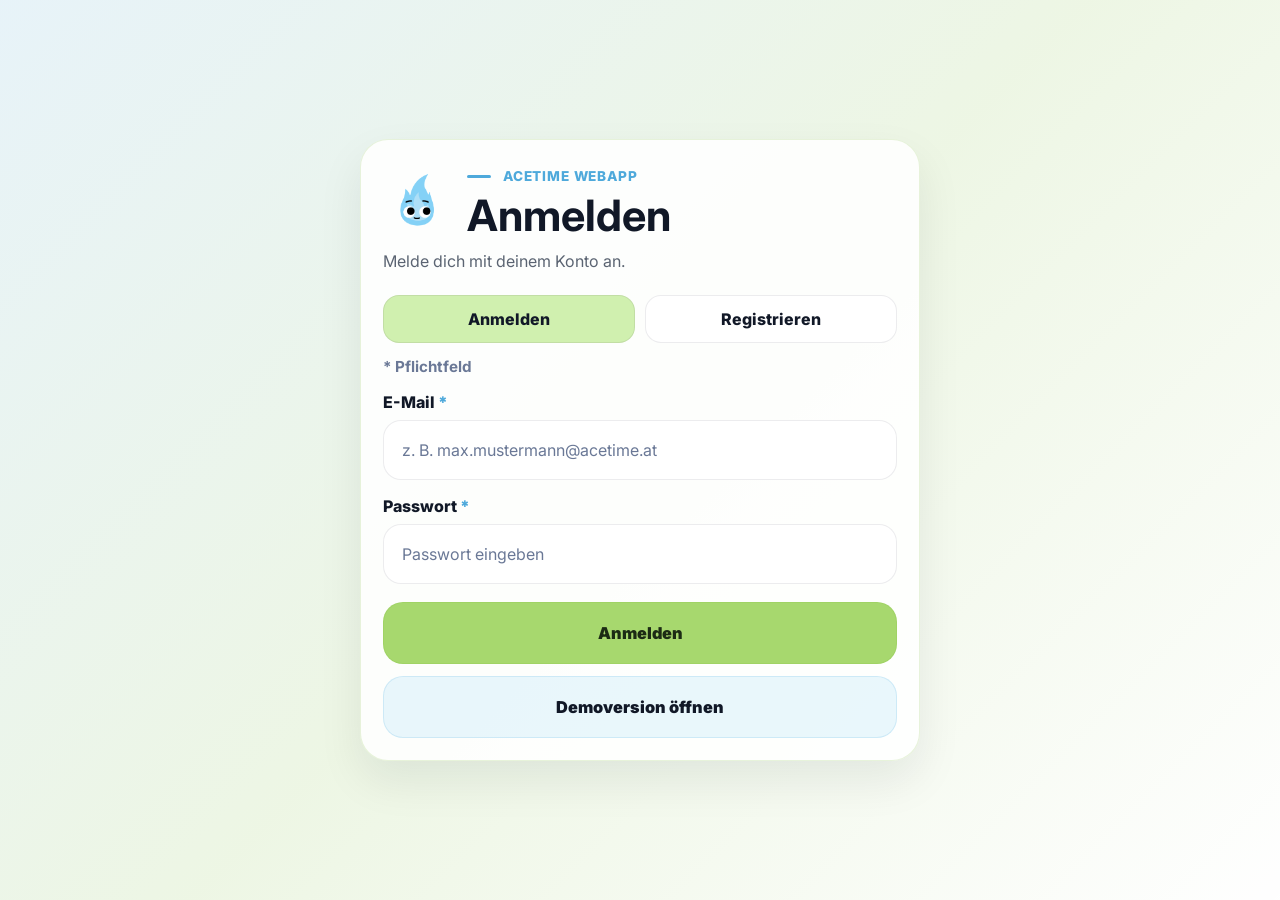
<file: index.html>
<!DOCTYPE html>
<html lang="de">
<head>
    <meta charset="utf-8" />
    <meta name="viewport" content="width=device-width, initial-scale=1.0" />
    <title>AceTime</title>
    <base href="/" />

    <!-- Fonts -->
    <link rel="preconnect" href="https://fonts.googleapis.com" />
    <link rel="preconnect" href="https://fonts.gstatic.com" crossorigin />
    <link href="https://fonts.googleapis.com/css2?family=Inter:wght@400;500;600;700&display=swap" rel="stylesheet" />

    <!-- Icons -->
    <link rel="stylesheet"
          href="https://cdn.jsdelivr.net/npm/bootstrap-icons@1.11.3/font/bootstrap-icons.min.css" />

    <!-- App styles -->
    <link href="css/acetime.css" rel="stylesheet" />
    <link href="AceTime.styles.css" rel="stylesheet" />

    <!-- PWA -->
    <link rel="icon" type="image/png" href="Ace-favicon.png" />
    <link rel="manifest" href="manifest.webmanifest" />
    <link rel="apple-touch-icon" sizes="192x192" href="icon-192.png" />
    <link rel="apple-touch-icon" sizes="512x512" href="icon-512.png" />
</head>

<body>
    <div id="app">
        <div class="ac-loader">
            <svg class="loading-progress" viewBox="0 0 100 100" aria-hidden="true">
                <circle class="loading-progress-bg" cx="50" cy="50" r="44"></circle>
                <circle class="loading-progress-fg" cx="50" cy="50" r="44"></circle>
            </svg>
            <div class="loading-progress-text">Wird geladen…</div>
        </div>
    </div>

    <div id="blazor-error-ui">
        <div class="ac-error-ui__content">
            <div class="ac-error-ui__title">Ups – etwas ist schiefgelaufen.</div>
            <div class="ac-error-ui__text">
                Bitte lade die Seite neu. Wenn das öfter passiert, könnte es am Cache oder Service Worker liegen.
            </div>
        </div>

        <a href="" class="reload">Neu laden</a>
        <a class="dismiss" title="Schließen" aria-label="Schließen">🗙</a>
    </div>

    <script>
        (function () {
            const theme = localStorage.getItem("acetime-theme") || "light";
            const prefersDark = window.matchMedia && window.matchMedia("(prefers-color-scheme: dark)").matches;
            const useDark = theme === "dark" || (theme === "system" && prefersDark);

            if (useDark) {
                document.body.classList.add("ac-dark");
            }
        })();
    </script>

    <script src="js/acetimeTheme.js"></script>
    <script src="_framework/blazor.webassembly.js"></script>
    <script>
        if ("serviceWorker" in navigator) {
            navigator.serviceWorker.register("service-worker.js");
        }
    </script>
</body>
</html>
</file>
<file: css/acetime.css>
﻿@import url("./base.css");
@import url("./layout.css");
@import url("./components.css");
@import url("./theme-dark.css");
</file>
<file: AceTime.styles.css>
/* /Layout/AuthLayout.razor.rz.scp.css */
.auth-shell[b-9dy5za99bg] {
    min-height: 100vh;
}
/* /Layout/MainLayout.razor.rz.scp.css */
/* Layout l�uft zentral �ber wwwroot/css/layout.css */
/* /Layout/NavMenu.razor.rz.scp.css */
/* leer lassen */
/* /Pages/Auth.razor.rz.scp.css */
.auth-screen[b-5wfeportmu] {
    min-height: 100vh;
    display: flex;
    align-items: center;
    justify-content: center;
    padding: 24px;
    background: linear-gradient(135deg, rgba(174, 223, 247, 0.24), rgba(184, 233, 134, 0.18), rgba(255, 255, 255, 0.92));
}

.auth-card[b-5wfeportmu] {
    width: min(100%, 560px);
    background: rgba(255, 255, 255, 0.88);
    border: 1px solid rgba(127, 190, 64, 0.18);
    border-radius: 28px;
    padding: 22px;
    box-shadow: 0 20px 45px rgba(17, 24, 39, 0.08);
    animation: authPop-b-5wfeportmu 0.4s ease;
}

@keyframes authPop-b-5wfeportmu {
    from {
        opacity: 0;
        transform: scale(0.96);
    }

    to {
        opacity: 1;
        transform: scale(1);
    }
}

.auth-brandrow[b-5wfeportmu] {
    display: flex;
    align-items: center;
    gap: 16px;
}

.auth-brandace[b-5wfeportmu] {
    width: 68px;
    height: 68px;
    object-fit: contain;
    flex: 0 0 auto;
}

.auth-card__intro h1[b-5wfeportmu] {
    margin: 8px 0 0;
    font-size: clamp(2rem, 4vw, 2.7rem);
    line-height: 1.02;
    color: var(--ac-text);
}

.auth-kicker[b-5wfeportmu] {
    margin: 0;
    color: #4EA9DB;
    font-size: 0.85rem;
    font-weight: 800;
    text-transform: uppercase;
    letter-spacing: 0.06em;
}

.auth-intro-text[b-5wfeportmu] {
    margin: 12px 0 0;
    color: var(--ac-text-soft);
    line-height: 1.5;
}

.auth-mode-row[b-5wfeportmu] {
    display: grid;
    grid-template-columns: 1fr 1fr;
    gap: 10px;
    margin-top: 22px;
}

.auth-mode-btn[b-5wfeportmu],
.auth-submit[b-5wfeportmu] {
    font: inherit;
}

.auth-mode-btn[b-5wfeportmu] {
    min-height: 48px;
    border-radius: 16px;
    border: 1px solid rgba(17, 24, 39, 0.08);
    background: #fff;
    color: var(--ac-text);
    font-weight: 800;
    cursor: pointer;
}

    .auth-mode-btn.is-active[b-5wfeportmu] {
        background: rgba(184, 233, 134, 0.65);
    }

.auth-required-note[b-5wfeportmu] {
    margin: 14px 0 0;
    color: #6A7896;
    font-size: 0.95rem;
    font-weight: 700;
}

.auth-required[b-5wfeportmu] {
    color: #4EA9DB;
    font-weight: 900;
}

.auth-form-grid[b-5wfeportmu] {
    margin-top: 16px;
    display: grid;
    grid-template-columns: 1fr 1fr;
    gap: 16px;
}

.auth-field[b-5wfeportmu] {
    display: flex;
    flex-direction: column;
    gap: 8px;
}

.auth-field--full[b-5wfeportmu] {
    grid-column: 1 / -1;
}

.auth-field label[b-5wfeportmu] {
    font-weight: 800;
    color: var(--ac-text);
}

.auth-input[b-5wfeportmu] {
    min-height: 60px;
    padding: 0 18px;
    border-radius: 18px;
    border: 1px solid rgba(17, 24, 39, 0.08);
    background: rgba(255, 255, 255, 0.96);
    color: var(--ac-text);
    font: inherit;
    font-size: 1rem;
}

    .auth-input[b-5wfeportmu]::placeholder {
        color: #6A7896;
        opacity: 1;
    }

.auth-message[b-5wfeportmu] {
    margin: 14px 0 0;
    padding: 12px 14px;
    border-radius: 14px;
    font-weight: 700;
}

    .auth-message.is-error[b-5wfeportmu] {
        background: rgba(255, 165, 0, 0.12);
        color: #9a5f00;
    }

    .auth-message.is-success[b-5wfeportmu] {
        background: rgba(184, 233, 134, 0.22);
        color: #4d6430;
    }

.auth-actions[b-5wfeportmu] {
    margin-top: 18px;
    display: flex;
    flex-direction: column;
    gap: 12px;
}

.auth-submit[b-5wfeportmu] {
    width: 100%;
    min-height: 62px;
    border-radius: 20px;
    border: 1px solid rgba(127, 190, 64, 0.18);
    background: #A7D86E;
    color: #1c2b14;
    font-size: 1.02rem;
    font-weight: 900;
    cursor: pointer;
    transition: all 0.2s ease;
}

    .auth-submit:hover[b-5wfeportmu] {
        transform: translateY(-1px);
    }

.auth-submit--secondary[b-5wfeportmu] {
    background: rgba(174, 223, 247, 0.26);
    border: 1px solid rgba(78, 169, 219, 0.18);
    color: var(--ac-text);
}

@media (max-width: 700px) {
    .auth-form-grid[b-5wfeportmu],
    .auth-mode-row[b-5wfeportmu] {
        grid-template-columns: 1fr;
    }

    .auth-screen[b-5wfeportmu] {
        padding: 16px;
    }

    .auth-card[b-5wfeportmu] {
        padding: 18px;
        border-radius: 22px;
    }
}

@media (max-width: 520px) {
    .auth-brandrow[b-5wfeportmu] {
        align-items: flex-start;
    }

    .auth-brandace[b-5wfeportmu] {
        width: 56px;
        height: 56px;
    }
}
/* /Pages/Calendar.razor.rz.scp.css */
.calendar-screen[b-31bnhr79pk] {
    position: relative;
}

.calendar-overlay[b-31bnhr79pk] {
    position: fixed;
    inset: 0;
    z-index: 2400;
    background: rgba(17, 24, 39, 0.28);
    border: 0;
    backdrop-filter: blur(4px);
}

.calendar-surface[b-31bnhr79pk] {
    display: flex;
    flex-direction: column;
    gap: 24px;
}

.calendar-toolbar-card[b-31bnhr79pk],
.calendar-board-card[b-31bnhr79pk] {
    background: rgba(255, 255, 255, 0.82);
    border: 1px solid rgba(17, 24, 39, 0.06);
    border-radius: 28px;
    padding: 24px;
    box-shadow: 0 10px 28px rgba(17, 24, 39, 0.035);
}

.calendar-toolbar-card[b-31bnhr79pk] {
    display: grid;
    grid-template-columns: auto 1fr;
    align-items: center;
    gap: 20px;
    min-height: 92px;
    background: rgba(255, 255, 255, 0.88);
}

.calendar-toolbar-left[b-31bnhr79pk],
.calendar-toolbar-right[b-31bnhr79pk] {
    display: flex;
    align-items: center;
    gap: 12px;
    flex-wrap: wrap;
}

.calendar-toolbar-left[b-31bnhr79pk] {
    justify-content: flex-start;
}

.calendar-toolbar-right[b-31bnhr79pk] {
    justify-content: flex-end;
    margin-left: auto;
    gap: 14px;
}

.calendar-view-btn[b-31bnhr79pk],
.calendar-nav-btn[b-31bnhr79pk] {
    min-height: 56px;
    padding: 0 22px;
    border-radius: 20px;
    border: 1px solid rgba(17, 24, 39, 0.08);
    background: #FFFFFF;
    color: #111827;
    font: inherit;
    font-weight: 850;
    cursor: pointer;
    transition: transform 0.16s ease, box-shadow 0.16s ease, border-color 0.16s ease, background 0.16s ease;
    box-shadow: 0 8px 18px rgba(17, 24, 39, 0.03);
}

    .calendar-view-btn:hover[b-31bnhr79pk],
    .calendar-nav-btn:hover[b-31bnhr79pk],
    .calendar-create-btn:hover[b-31bnhr79pk] {
        transform: translateY(-1px);
        box-shadow: 0 12px 24px rgba(17, 24, 39, 0.06);
    }

    .calendar-view-btn.is-active[b-31bnhr79pk] {
        border-color: rgba(159, 214, 109, 0.44);
        background: #EEF8E3;
        color: #327A44;
        box-shadow: none;
    }

    .calendar-view-btn:hover[b-31bnhr79pk] {
        transform: translateY(-2px);
        border-color: rgba(132, 209, 246, 0.24);
        box-shadow: 0 16px 28px rgba(17, 24, 39, 0.06);
    }

.calendar-create-btn[b-31bnhr79pk] {
    width: 44px;
    height: 44px;
    min-width: 44px;
    min-height: 44px;
    border-radius: 16px;
    border: 1px solid rgba(17, 24, 39, 0.08);
    background: var(--ac-primary, #B8E986);
    color: var(--ac-text, #111827);
    display: inline-flex;
    align-items: center;
    justify-content: center;
    font-size: 1rem;
    font-weight: 900;
    cursor: pointer;
    box-shadow: 0 10px 24px rgba(184, 233, 134, 0.22);
    transition: transform 0.16s ease, box-shadow 0.16s ease, border-color 0.16s ease, background 0.16s ease;
}

.calendar-board-titlepill[b-31bnhr79pk] {
    display: grid;
    grid-template-columns: minmax(0, 1fr) auto minmax(0, 1fr);
    align-items: center;
    gap: 20px;
    min-height: 92px;
    padding: 18px 24px;
    border-radius: 999px;
    border: 1px solid rgba(17, 24, 39, 0.08);
    background: #FFFFFF;
    margin-bottom: 18px;
    box-shadow: 0 8px 20px rgba(17, 24, 39, 0.03);
}

.calendar-title-stack[b-31bnhr79pk] {
    display: flex;
    flex-direction: column;
    align-items: flex-start;
    gap: 8px;
    min-width: 0;
    flex: 1;
}

.calendar-title-text[b-31bnhr79pk] {
    color: #111827;
    font-size: clamp(1.45rem, 2vw, 1.95rem);
    font-weight: 900;
    line-height: 1.04;
    letter-spacing: -0.035em;
    text-transform: capitalize;
    max-width: 100%;
    word-break: break-word;
}

.calendar-title-right[b-31bnhr79pk] {
    display: inline-flex;
    align-items: center;
    justify-content: flex-end;
    gap: 18px;
    flex-shrink: 0;
}

.calendar-title-nav[b-31bnhr79pk] {
    display: inline-flex;
    align-items: center;
    justify-content: center;
    justify-self: center;
    width: 100%;
    gap: 14px;
}

.calendar-title-stats[b-31bnhr79pk] {
    display: inline-flex;
    align-items: center;
    justify-content: flex-end;
    justify-self: end;
    gap: 14px;
    flex-wrap: wrap;
}

.calendar-nav-btn[b-31bnhr79pk] {
    min-width: 56px;
    width: 56px;
    height: 56px;
    min-height: 56px;
    padding: 0;
    border-radius: 18px;
    display: inline-flex;
    align-items: center;
    justify-content: center;
    font-size: 1rem;
}

    .calendar-nav-btn:hover[b-31bnhr79pk] {
        transform: translateY(-2px);
        border-color: rgba(132, 209, 246, 0.24);
        box-shadow: 0 16px 28px rgba(17, 24, 39, 0.06);
    }

.calendar-nav-btn--today span[b-31bnhr79pk] {
    font-size: 1.15rem;
    line-height: 1;
    color: #47A6E8;
    font-weight: 900;
}

.calendar-stat-pill[b-31bnhr79pk] {
    display: inline-flex;
    align-items: center;
    justify-content: center;
    min-height: 42px;
    padding: 0 14px;
    border-radius: 999px;
    border: 1px solid rgba(17, 24, 39, 0.08);
    background: #FFFFFF;
    color: #111827;
    font-size: 0.95rem;
    font-weight: 800;
}

.calendar-kicker[b-31bnhr79pk] {
    display: inline-flex;
    align-items: center;
    gap: 12px;
    margin: 0;
    color: #4EA9DB;
    font-size: 0.85rem;
    font-weight: 700;
    letter-spacing: 0.06em;
    text-transform: uppercase;
    line-height: 1.2;
}

    .calendar-kicker[b-31bnhr79pk]::before {
        content: "";
        width: 24px;
        height: 3px;
        border-radius: 999px;
        background: #4EA9DB;
        flex-shrink: 0;
    }

.calendar-weekdays[b-31bnhr79pk] {
    display: grid;
    grid-template-columns: repeat(7, minmax(0, 1fr));
    gap: 16px;
    margin-bottom: 16px;
}

    .calendar-weekdays > div[b-31bnhr79pk] {
        text-align: center;
        color: #667085;
        font-size: 1rem;
        font-weight: 800;
    }

.calendar-month-grid[b-31bnhr79pk] {
    display: grid;
    grid-template-columns: repeat(7, minmax(0, 1fr));
    gap: 14px;
}

.calendar-day-card[b-31bnhr79pk] {
    min-height: 176px;
    padding: 16px;
    border-radius: 24px;
    border: 1px solid rgba(17, 24, 39, 0.07);
    background: linear-gradient(180deg, #FFFFFF 0%, #F9FAFB 100%);
    display: flex;
    flex-direction: column;
    gap: 12px;
    transition: all 0.18s ease;
    position: relative;
    overflow: hidden;
    box-shadow: 0 10px 22px rgba(17, 24, 39, 0.028);
}

    .calendar-day-card[b-31bnhr79pk]::after {
        content: "";
        position: absolute;
        inset: 0;
        background: radial-gradient(circle at top right, rgba(132, 209, 246, 0.15), transparent 60%);
        opacity: 0;
        transition: opacity 0.2s ease;
    }

    .calendar-day-card:hover[b-31bnhr79pk]::after {
        opacity: 1;
    }

    .calendar-day-card:hover[b-31bnhr79pk] {
        transform: translateY(-1px);
        box-shadow: 0 14px 28px rgba(17, 24, 39, 0.06);
    }

    .calendar-day-card.is-outside[b-31bnhr79pk] {
        border-color: rgba(229, 231, 235, 0.45);
        background: linear-gradient(180deg, rgba(255,255,255,0.72) 0%, rgba(248,249,250,0.74) 100%);
        opacity: 0.72;
    }

        .calendar-day-card.is-outside .calendar-day-card__head strong[b-31bnhr79pk] {
            color: rgba(17, 24, 39, 0.18);
        }

    .calendar-day-card.is-today[b-31bnhr79pk] {
        border-color: rgba(184, 233, 134, 0.85);
        background: linear-gradient(180deg, #FFFFFF 0%, #F0F9E8 100%);
        box-shadow: 0 18px 36px rgba(184, 233, 134, 0.18);
    }

.calendar-day-card__head[b-31bnhr79pk] {
    display: flex;
    align-items: center;
    justify-content: space-between;
    gap: 12px;
    margin-bottom: 2px;
}

    .calendar-day-card__head strong[b-31bnhr79pk] {
        color: #111827;
        font-size: 1.05rem;
        font-weight: 900;
    }

.calendar-day-count[b-31bnhr79pk] {
    display: inline-flex;
    align-items: center;
    justify-content: center;
    min-width: 34px;
    height: 34px;
    padding: 0 10px;
    border-radius: 999px;
    background: rgba(17, 24, 39, 0.05);
    color: #111827;
    font-size: 0.88rem;
    font-weight: 800;
    flex-shrink: 0;
    box-shadow: inset 0 1px 0 rgba(255,255,255,0.45);
}

.calendar-day-count--title[b-31bnhr79pk] {
    min-width: 40px;
    height: 40px;
    box-shadow: inset 0 1px 0 rgba(255,255,255,0.45);
}

.calendar-day-card__entries[b-31bnhr79pk] {
    display: flex;
    flex-direction: column;
    gap: 8px;
    min-width: 0;
}

.calendar-mini-chip[b-31bnhr79pk],
.calendar-entry-chip[b-31bnhr79pk] {
    font-weight: 800;
    overflow: hidden;
    text-overflow: ellipsis;
}

.calendar-mini-chip[b-31bnhr79pk] {
    min-height: 40px;
    min-width: 0;
    padding: 0 14px 0 12px;
    display: inline-flex;
    align-items: center;
    gap: 8px;
    max-width: 100%;
    width: 100%;
    font-size: 0.9rem;
    border-radius: 999px;
    border: 1px solid transparent;
    white-space: nowrap;
    box-shadow: inset 0 1px 0 rgba(255,255,255,0.35);
}

    .calendar-mini-chip[b-31bnhr79pk]::before {
        content: "";
        width: 10px;
        height: 10px;
        border-radius: 999px;
        flex: 0 0 auto;
        background: currentColor;
        opacity: 0.9;
    }

    .calendar-mini-chip.is-task[b-31bnhr79pk]::before {
        background: radial-gradient(circle at 35% 35%, #7CC3F3 0%, #47A6E8 100%);
    }

    .calendar-mini-chip.is-planned[b-31bnhr79pk]::before {
        background: radial-gradient(circle at 35% 35%, #C7EE9B 0%, #7FBE40 100%);
    }

    .calendar-mini-chip.is-event[b-31bnhr79pk]::before {
        background: radial-gradient(circle at 35% 35%, #FFD08A 0%, #FFA500 100%);
    }

.calendar-more-label[b-31bnhr79pk] {
    color: #667085;
    font-size: 0.85rem;
    font-weight: 800;
    opacity: 0.75;
}

.calendar-mini-chip.is-task[b-31bnhr79pk],
.calendar-entry-chip.is-task[b-31bnhr79pk] {
    background: rgba(174, 223, 247, 0.22);
    border-color: rgba(132, 209, 246, 0.5);
    color: #2B78A4;
}

.calendar-mini-chip.is-planned[b-31bnhr79pk],
.calendar-entry-chip.is-planned[b-31bnhr79pk] {
    background: rgba(184, 233, 134, 0.22);
    border-color: rgba(127, 190, 64, 0.4);
    color: #3F7E2A;
}

.calendar-mini-chip.is-event[b-31bnhr79pk],
.calendar-entry-chip.is-event[b-31bnhr79pk] {
    background: rgba(255, 165, 0, 0.2);
    border-color: rgba(255, 165, 0, 0.4);
    color: #9A6200;
}

.calendar-entry-chip strong[b-31bnhr79pk] {
    display: block;
    min-width: 0;
    overflow: hidden;
    text-overflow: ellipsis;
    white-space: nowrap;
}

.calendar-entry-chip[b-31bnhr79pk] {
    min-width: 0;
}

.calendar-entry-chip__top[b-31bnhr79pk] {
    min-width: 0;
}

.calendar-entry-type[b-31bnhr79pk],
.calendar-entry-time[b-31bnhr79pk] {
    white-space: nowrap;
}

.calendar-entry-chip__top + strong[b-31bnhr79pk] {
    max-width: 100%;
}

.calendar-entry-list[b-31bnhr79pk] {
    display: flex;
    flex-direction: column;
    gap: 12px;
    width: 100%;
}

.calendar-entry-list--day[b-31bnhr79pk] {
    width: 100%;
    max-width: none;
}

.calendar-entry-chip[b-31bnhr79pk] {
    min-height: 78px;
    padding: 16px 18px;
    display: flex;
    flex-direction: column;
    justify-content: center;
    border-radius: 24px;
    border: 1px solid transparent;
    white-space: normal;
    width: 100%;
    max-width: 100%;
    position: relative;
    overflow: hidden;
    box-shadow: 0 10px 22px rgba(17, 24, 39, 0.035);
}

    .calendar-entry-chip[b-31bnhr79pk]::before {
        content: "";
        position: absolute;
        left: 0;
        top: 10px;
        bottom: 10px;
        width: 6px;
        border-radius: 999px;
        background: currentColor;
        opacity: 0.95;
    }

    .calendar-entry-chip.is-task[b-31bnhr79pk]::before {
        background: linear-gradient(180deg, #7CC3F3 0%, #47A6E8 100%);
    }

    .calendar-entry-chip.is-planned[b-31bnhr79pk]::before {
        background: linear-gradient(180deg, #C7EE9B 0%, #7FBE40 100%);
    }

    .calendar-entry-chip.is-event[b-31bnhr79pk]::before {
        background: linear-gradient(180deg, #FFD08A 0%, #FFA500 100%);
    }

.calendar-entry-chip__top[b-31bnhr79pk] {
    display: flex;
    align-items: center;
    justify-content: space-between;
    gap: 12px;
    margin-bottom: 10px;
}

.calendar-entry-type[b-31bnhr79pk],
.calendar-entry-time[b-31bnhr79pk] {
    font-size: 0.78rem;
    font-weight: 900;
    text-transform: uppercase;
    letter-spacing: 0.08em;
    opacity: 0.86;
}

.calendar-entry-chip strong[b-31bnhr79pk] {
    display: block;
    max-width: 100%;
    overflow: hidden;
    text-overflow: ellipsis;
    white-space: nowrap;
    color: #111827;
    font-size: 1.04rem;
    line-height: 1.32;
    font-weight: 900;
    word-break: normal;
    letter-spacing: -0.015em;
}

.calendar-day-view[b-31bnhr79pk],
.calendar-week-view[b-31bnhr79pk],
.calendar-month-view[b-31bnhr79pk],
.calendar-year-view[b-31bnhr79pk] {
    display: flex;
    flex-direction: column;
    gap: 16px;
}

.calendar-weekdays--week[b-31bnhr79pk] {
    margin-bottom: 0;
}

.calendar-weekday-head[b-31bnhr79pk] {
    display: flex;
    flex-direction: column;
    align-items: center;
    gap: 6px;
    padding: 12px 10px 10px;
    border-radius: 18px;
    background: rgba(243, 244, 246, 0.58);
}

    .calendar-weekday-head span[b-31bnhr79pk] {
        color: #667085;
        font-size: 0.96rem;
        font-weight: 800;
    }

.calendar-weekday-head__bottom[b-31bnhr79pk] {
    display: inline-flex;
    align-items: center;
    gap: 10px;
}

.calendar-weekday-head strong[b-31bnhr79pk] {
    color: #111827;
    font-size: 1.05rem;
    font-weight: 900;
}

.calendar-week-grid[b-31bnhr79pk] {
    display: grid;
    grid-template-columns: repeat(7, minmax(0, 1fr));
    gap: 14px;
    align-items: stretch;
}

.calendar-week-column[b-31bnhr79pk] {
    min-height: 430px;
    padding: 14px;
    border-radius: 28px;
    border: 1px solid rgba(17, 24, 39, 0.07);
    background: linear-gradient(180deg, #FFFFFF 0%, #F9FAFB 100%);
    display: flex;
    flex-direction: column;
    gap: 10px;
    min-width: 0;
    transition: all 0.18s ease;
    box-shadow: 0 10px 22px rgba(17, 24, 39, 0.03);
    overflow: hidden;
}

    .calendar-week-column > *[b-31bnhr79pk] {
        min-width: 0;
    }

    .calendar-week-column[b-31bnhr79pk]::before {
        content: "";
        display: block;
        height: 8px;
        margin: -14px -14px 6px;
        background: linear-gradient(90deg, rgba(174, 223, 247, 0.22), rgba(184, 233, 134, 0.18));
        border-top-left-radius: 28px;
        border-top-right-radius: 28px;
    }

    .calendar-week-column:hover[b-31bnhr79pk] {
        transform: translateY(-2px);
        box-shadow: 0 16px 30px rgba(17, 24, 39, 0.08);
    }

    .calendar-week-column.is-today[b-31bnhr79pk] {
        border-color: rgba(184, 233, 134, 0.68);
        box-shadow: 0 14px 30px rgba(184, 233, 134, 0.12);
    }

.calendar-week-empty[b-31bnhr79pk] {
    color: #98A2B3;
    font-size: 0.92rem;
    font-weight: 700;
    min-height: 72px;
    display: flex;
    align-items: center;
    justify-content: center;
    border: 1px dashed rgba(17, 24, 39, 0.08);
    border-radius: 18px;
    background: rgba(249, 250, 251, 0.82);
    text-align: center;
    padding: 12px;
}

.calendar-year-grid[b-31bnhr79pk] {
    display: grid;
    grid-template-columns: repeat(4, minmax(0, 1fr));
    gap: 20px;
}

.calendar-year-card[b-31bnhr79pk] {
    padding: 16px;
    border-radius: 24px;
    border: 1px solid rgba(17, 24, 39, 0.08);
    background: linear-gradient(180deg, #FFFFFF 0%, #F9FAFB 100%);
    cursor: pointer;
    transition: transform 0.16s ease, box-shadow 0.16s ease, border-color 0.16s ease, background 0.16s ease;
    box-shadow: 0 10px 22px rgba(17, 24, 39, 0.03);
}

    .calendar-year-card:hover[b-31bnhr79pk] {
        transform: translateY(-1px);
        box-shadow: 0 12px 26px rgba(17, 24, 39, 0.06);
    }

.calendar-year-card__head[b-31bnhr79pk] {
    margin-bottom: 10px;
    display: flex;
    align-items: center;
    justify-content: space-between;
    gap: 12px;
}

    .calendar-year-card__head h3[b-31bnhr79pk] {
        margin: 0;
        color: #111827;
        font-size: 1.55rem;
        font-weight: 900;
        text-align: left;
        text-transform: capitalize;
        letter-spacing: -0.03em;
    }

.calendar-year-weekdays[b-31bnhr79pk],
.calendar-year-month-grid[b-31bnhr79pk] {
    display: grid;
    grid-template-columns: repeat(7, minmax(0, 1fr));
    gap: 6px;
}

.calendar-year-weekdays[b-31bnhr79pk] {
    margin-bottom: 8px;
}

    .calendar-year-weekdays span[b-31bnhr79pk] {
        text-align: center;
        color: #667085;
        font-size: 0.72rem;
        font-weight: 800;
    }

.calendar-year-day[b-31bnhr79pk] {
    aspect-ratio: 1;
    border-radius: 12px;
    border: 1px solid rgba(17, 24, 39, 0.07);
    background: linear-gradient(180deg, #FFFFFF 0%, #FAFBFC 100%);
    display: flex;
    flex-direction: column;
    align-items: center;
    justify-content: center;
    gap: 4px;
    position: relative;
    min-width: 0;
    transition: transform 0.14s ease, box-shadow 0.14s ease, border-color 0.14s ease, background 0.14s ease;
    box-shadow: inset 0 1px 0 rgba(255,255,255,0.42);
}

    .calendar-year-day:hover[b-31bnhr79pk] {
        transform: translateY(-1px);
        box-shadow: 0 10px 18px rgba(17, 24, 39, 0.06);
    }

    .calendar-year-day span[b-31bnhr79pk] {
        color: #111827;
        font-size: 0.78rem;
        font-weight: 700;
    }

    .calendar-year-day i[b-31bnhr79pk] {
        min-width: 18px;
        height: 18px;
        padding: 0 4px;
        border-radius: 999px;
        background: rgba(17, 24, 39, 0.06);
        color: #111827;
        display: inline-flex;
        align-items: center;
        justify-content: center;
        font-style: normal;
        font-size: 0.64rem;
        font-weight: 800;
        line-height: 1;
    }

    .calendar-year-day.is-outside[b-31bnhr79pk] {
        opacity: 0.28;
    }

    .calendar-year-day.is-today[b-31bnhr79pk] {
        border-color: rgba(184, 233, 134, 0.78);
        background: linear-gradient(180deg, rgba(239, 250, 230, 0.96) 0%, rgba(232, 247, 214, 0.96) 100%);
        box-shadow: 0 10px 18px rgba(184, 233, 134, 0.14);
    }

.calendar-empty-state[b-31bnhr79pk] {
    min-height: 220px;
    border-radius: 24px;
    border: 1px dashed rgba(17, 24, 39, 0.12);
    background: linear-gradient(180deg, rgba(255,255,255,0.96) 0%, rgba(248,250,249,0.98) 100%);
    display: flex;
    flex-direction: column;
    align-items: center;
    justify-content: center;
    text-align: center;
    padding: 28px;
}

.calendar-empty-state--large[b-31bnhr79pk] {
    min-height: 300px;
}

.calendar-empty-state__icon[b-31bnhr79pk] {
    width: 68px;
    height: 68px;
    border-radius: 22px;
    background: linear-gradient(180deg, rgba(174, 223, 247, 0.22) 0%, rgba(184, 233, 134, 0.16) 100%);
    color: #47A6E8;
    display: inline-flex;
    align-items: center;
    justify-content: center;
    font-size: 1.55rem;
    box-shadow: 0 10px 22px rgba(17, 24, 39, 0.04);
}

.calendar-empty-state h3[b-31bnhr79pk] {
    margin: 16px 0 8px;
    color: #111827;
    font-size: 1.28rem;
    font-weight: 900;
    letter-spacing: -0.02em;
}

.calendar-empty-state p[b-31bnhr79pk] {
    margin: 0;
    color: #667085;
    max-width: 420px;
}

.calendar-event-popover[b-31bnhr79pk] {
    position: fixed;
    z-index: 2500;
    left: 50%;
    top: 50%;
    transform: translate(-50%, -50%);
    width: min(92vw, 960px);
    max-height: min(82vh, 920px);
    overflow: auto;
    padding: 22px;
    border-radius: 24px;
    border: 1px solid rgba(17, 24, 39, 0.08);
    background: var(--ac-surface);
    box-shadow: 0 28px 48px rgba(17, 24, 39, 0.12);
    margin: 0;
}

.calendar-event-popover__head[b-31bnhr79pk] {
    margin-bottom: 18px;
}

.calendar-event-popover__title[b-31bnhr79pk] {
    margin: 14px 0 0;
    color: #111827;
    font-size: 1.4rem;
    line-height: 1.12;
    letter-spacing: -0.02em;
    font-weight: 800;
}

.calendar-event-grid[b-31bnhr79pk] {
    display: grid;
    grid-template-columns: 1.1fr 1fr 1fr;
    gap: 14px 16px;
    align-items: start;
    grid-template-areas:
        "title start end"
        "location location location"
        "notes notes notes";
}

.calendar-field[b-31bnhr79pk] {
    display: flex;
    flex-direction: column;
    gap: 8px;
}

    .calendar-field label[b-31bnhr79pk] {
        color: #111827;
        font-size: 0.94rem;
        font-weight: 700;
    }

.calendar-field--title[b-31bnhr79pk] {
    grid-area: title;
}

.calendar-field--start[b-31bnhr79pk] {
    grid-area: start;
}

.calendar-field--end[b-31bnhr79pk] {
    grid-area: end;
}

.calendar-field--location[b-31bnhr79pk] {
    grid-area: location;
}

.calendar-field--notes[b-31bnhr79pk] {
    grid-area: notes;
}

.calendar-input[b-31bnhr79pk] {
    width: 100%;
    min-height: 46px;
    padding: 0 14px;
    border-radius: 16px;
    border: 1px solid rgba(17, 24, 39, 0.08);
    background: #FFFFFF;
    color: #111827;
    font: inherit;
    box-sizing: border-box;
}

.calendar-input--textarea[b-31bnhr79pk] {
    min-height: 150px;
    padding: 14px;
    resize: vertical;
}

.calendar-form-error[b-31bnhr79pk] {
    margin: 14px 0 0;
    color: #C62828;
    font-weight: 700;
}

.calendar-event-actions[b-31bnhr79pk] {
    display: flex;
    justify-content: flex-end;
    gap: 12px;
    margin-top: 20px;
    flex-wrap: wrap;
}

.calendar-action[b-31bnhr79pk] {
    min-height: 48px;
    padding: 0 18px;
    border-radius: 16px;
    border: 1px solid transparent;
    font: inherit;
    font-weight: 900;
    cursor: pointer;
    transition: transform 0.18s ease, box-shadow 0.18s ease, border-color 0.18s ease;
}

    .calendar-action:hover[b-31bnhr79pk] {
        transform: translateY(-1px);
    }

.calendar-action--cancel[b-31bnhr79pk] {
    background: rgba(174, 223, 247, 0.20);
    color: #2B78A4;
    border-color: rgba(78, 169, 219, 0.22);
}

.calendar-action--confirm[b-31bnhr79pk] {
    background: rgba(184, 233, 134, 0.34);
    color: #315217;
    border-color: rgba(127, 190, 64, 0.2);
}

@media (max-width: 1180px) {
    .calendar-toolbar-card[b-31bnhr79pk] {
        grid-template-columns: 1fr;
        justify-items: stretch;
    }

    .calendar-toolbar-left[b-31bnhr79pk],
    .calendar-toolbar-center[b-31bnhr79pk],
    .calendar-toolbar-right[b-31bnhr79pk] {
        justify-content: center;
    }

    .calendar-year-grid[b-31bnhr79pk] {
        grid-template-columns: repeat(2, minmax(0, 1fr));
    }

    .calendar-month-grid[b-31bnhr79pk],
    .calendar-week-grid[b-31bnhr79pk],
    .calendar-weekdays[b-31bnhr79pk] {
        gap: 12px;
    }
}

@media (max-width: 980px) {
    .calendar-event-grid[b-31bnhr79pk] {
        grid-template-columns: 1fr 1fr;
        grid-template-areas:
            "title title"
            "start end"
            "location location"
            "notes notes";
    }
}

@media (max-width: 860px) {
    .calendar-board-titlepill[b-31bnhr79pk] {
        min-height: auto;
        padding: 18px;
        border-radius: 28px;
        flex-direction: column;
        align-items: stretch;
    }

    .calendar-title-right[b-31bnhr79pk] {
        justify-content: space-between;
    }

    .calendar-month-grid[b-31bnhr79pk],
    .calendar-week-grid[b-31bnhr79pk],
    .calendar-weekdays[b-31bnhr79pk] {
        grid-template-columns: 1fr;
    }

    .calendar-weekdays[b-31bnhr79pk] {
        display: none;
    }

    .calendar-day-card[b-31bnhr79pk],
    .calendar-week-column[b-31bnhr79pk] {
        min-height: auto;
    }

    .calendar-year-grid[b-31bnhr79pk] {
        grid-template-columns: 1fr;
    }
}

@media (max-width: 640px) {
    .calendar-toolbar-card[b-31bnhr79pk],
    .calendar-board-card[b-31bnhr79pk] {
        padding: 18px;
        border-radius: 22px;
    }

    .calendar-view-btn[b-31bnhr79pk],
    .calendar-nav-btn[b-31bnhr79pk],
    .calendar-create-btn[b-31bnhr79pk] {
        min-height: 48px;
        border-radius: 16px;
        padding: 0 16px;
    }

    .calendar-create-btn[b-31bnhr79pk] {
        width: 48px;
        height: 48px;
    }

    .calendar-board-titlepill[b-31bnhr79pk] {
        padding: 16px;
    }

    .calendar-title-text[b-31bnhr79pk] {
        font-size: 1.2rem;
    }

    .calendar-title-right[b-31bnhr79pk] {
        flex-direction: column;
        align-items: stretch;
        gap: 12px;
    }

    .calendar-title-nav[b-31bnhr79pk] {
        gap: 10px;
        justify-content: center;
    }

    .calendar-board-titlepill .calendar-nav-btn[b-31bnhr79pk] {
        width: 48px;
        height: 48px;
        min-width: 48px;
        min-height: 48px;
        border-radius: 16px;
    }

    .calendar-event-popover[b-31bnhr79pk] {
        width: calc(100vw - 24px);
        max-height: calc(100vh - 32px);
        padding: 18px;
        border-radius: 20px;
    }

    .calendar-event-grid[b-31bnhr79pk] {
        grid-template-columns: 1fr;
        grid-template-areas:
            "title"
            "start"
            "end"
            "location"
            "notes";
    }
}

.calendar-day-button[b-31bnhr79pk] {
    border: 0;
    font: inherit;
    text-align: left;
    cursor: pointer;
}

.calendar-mini-chip[b-31bnhr79pk] {
    white-space: nowrap;
    overflow: hidden;
    text-overflow: ellipsis;
}

.calendar-day-popover[b-31bnhr79pk] {
    position: fixed;
    inset: 50% auto auto 50%;
    transform: translate(-50%, -50%);
    width: min(92vw, 760px);
    max-height: min(82vh, 900px);
    overflow: auto;
    z-index: 310;
    background: var(--ac-surface);
    border: 1px solid rgba(17, 24, 39, 0.08);
    border-radius: 24px;
    box-shadow: 0 28px 48px rgba(17, 24, 39, 0.12);
    padding: 22px;
    margin-top: 200px;
}

.calendar-day-popover__list[b-31bnhr79pk] {
    display: grid;
    gap: 14px;
    margin-top: 8px;
}

.calendar-day-popover__row[b-31bnhr79pk] {
    display: flex;
    justify-content: space-between;
    align-items: flex-start;
    gap: 16px;
    padding: 18px;
    border-radius: 20px;
    border: 1px solid rgba(17,24,39,.08);
    background: rgba(255,255,255,0.88);
    box-shadow: 0 8px 18px rgba(17,24,39,.03);
    position: relative;
    overflow: hidden;
}

    .calendar-day-popover__row[b-31bnhr79pk]::before {
        content: "";
        position: absolute;
        left: 0;
        top: 10px;
        bottom: 10px;
        width: 5px;
        border-radius: 999px;
        background: linear-gradient(180deg, #AEDFF7 0%, #B8E986 100%);
        opacity: 0.9;
    }

    .calendar-day-popover__row.is-task[b-31bnhr79pk]::before {
        background: linear-gradient(180deg, #AEDFF7 0%, #47A6E8 100%);
    }

    .calendar-day-popover__row.is-planned[b-31bnhr79pk]::before {
        background: linear-gradient(180deg, #AEDFF7 0%, #B8E986 100%);
    }

    .calendar-day-popover__row.is-event[b-31bnhr79pk]::before {
        background: linear-gradient(180deg, #FFD08A 0%, #FFA500 100%);
    }

    .calendar-day-popover__row strong[b-31bnhr79pk] {
        display: block;
        margin: 0;
        color: var(--ac-text);
        font-size: 1.02rem;
        font-weight: 900;
        letter-spacing: -0.015em;
    }

    .calendar-day-popover__row p[b-31bnhr79pk] {
        margin: 8px 0 0;
        color: var(--ac-text-soft);
        line-height: 1.45;
    }

    .calendar-day-popover__row span[b-31bnhr79pk] {
        font-weight: 900;
        color: var(--ac-text);
        white-space: nowrap;
        font-size: 0.9rem;
        padding: 10px 14px;
        border-radius: 999px;
        background: rgba(243, 244, 246, 0.86);
        border: 1px solid rgba(17,24,39,.08);
    }

@media (max-width: 1100px) {
    .calendar-board-titlepill[b-31bnhr79pk] {
        grid-template-columns: 1fr;
    }

    .calendar-title-stack[b-31bnhr79pk],
    .calendar-title-nav[b-31bnhr79pk],
    .calendar-title-stats[b-31bnhr79pk] {
        justify-content: center;
        text-align: center;
    }
}

@media (max-width: 760px) {
    .calendar-toolbar-card[b-31bnhr79pk] {
        grid-template-columns: 1fr;
    }

    .calendar-toolbar-left[b-31bnhr79pk],
    .calendar-toolbar-right[b-31bnhr79pk] {
        width: 100%;
    }

    .calendar-toolbar-right[b-31bnhr79pk] {
        justify-content: flex-end;
    }

    .calendar-view-btn[b-31bnhr79pk] {
        flex: 1 1 calc(50% - 12px);
    }

    .calendar-title-stats[b-31bnhr79pk] {
        justify-content: center;
    }

    .calendar-day-popover[b-31bnhr79pk] {
        width: calc(100vw - 24px);
        max-height: calc(100vh - 32px);
        padding: 18px;
        border-radius: 20px;
    }

    .calendar-day-popover__row[b-31bnhr79pk] {
        flex-direction: column;
    }

        .calendar-day-popover__row span[b-31bnhr79pk] {
            white-space: normal;
        }
}

.calendar-day-popover__close[b-31bnhr79pk] {
    width: 42px;
    height: 42px;
    min-width: 42px;
    border-radius: 14px;
    border: 1px solid rgba(17, 24, 39, 0.08);
    background: var(--ac-surface);
    color: var(--ac-text);
    display: inline-flex;
    align-items: center;
    justify-content: center;
    cursor: pointer;
    transition: transform 0.18s ease, box-shadow 0.18s ease, border-color 0.18s ease, background 0.18s ease;
}

    .calendar-day-popover__close:hover[b-31bnhr79pk] {
        transform: translateY(-1px);
        box-shadow: 0 14px 28px rgba(17, 24, 39, 0.08);
    }

.calendar-day-popover__head[b-31bnhr79pk] {
    display: flex;
    align-items: flex-start;
    justify-content: space-between;
    gap: 16px;
    margin-bottom: 20px;
}

.calendar-day-popover__titlewrap[b-31bnhr79pk] {
    display: grid;
    gap: 8px;
}

    .calendar-day-popover__titlewrap h2[b-31bnhr79pk] {
        margin: 14px 0 0;
        color: #111827;
        font-size: 1.4rem;
        line-height: 1.12;
        letter-spacing: -0.02em;
        font-weight: 800;
    }

.calendar-day-popover__content[b-31bnhr79pk] {
    display: flex;
    align-items: flex-start;
    justify-content: space-between;
    gap: 16px;
    width: 100%;
    min-width: 0;
}

.calendar-day-popover__copy[b-31bnhr79pk] {
    min-width: 0;
    flex: 1 1 auto;
}

    .calendar-day-popover__copy strong[b-31bnhr79pk] {
        overflow: hidden;
        text-overflow: ellipsis;
        white-space: nowrap;
    }

.calendar-day-popover__meta[b-31bnhr79pk] {
    display: inline-flex;
    align-items: center;
    gap: 10px;
    flex: 0 0 auto;
}

.calendar-day-popover__delete[b-31bnhr79pk] {
    width: 42px;
    height: 42px;
    border-radius: 14px;
    border: 1px solid rgba(255, 165, 0, 0.38);
    background: rgba(255, 165, 0, 0.14);
    color: #A86900;
    display: inline-flex;
    align-items: center;
    justify-content: center;
    cursor: pointer;
    transition: transform 0.16s ease, box-shadow 0.16s ease, background 0.16s ease;
}

    .calendar-day-popover__delete:hover[b-31bnhr79pk] {
        transform: translateY(-1px);
        box-shadow: 0 10px 20px rgba(17, 24, 39, 0.08);
        background: rgba(255, 165, 0, 0.2);
    }

.calendar-delete-dialog[b-31bnhr79pk] {
    position: fixed;
    z-index: 310;
    left: 50%;
    top: 50%;
    transform: translate(-50%, -50%);
    width: min(92vw, 520px);
    padding: 22px;
    border-radius: 24px;
    border: 1px solid rgba(17, 24, 39, 0.08);
    background: var(--ac-surface);
    box-shadow: 0 28px 48px rgba(17, 24, 39, 0.12);
}

    .calendar-delete-dialog h3[b-31bnhr79pk] {
        margin: 14px 0 0;
        color: #111827;
        font-size: 1.4rem;
        line-height: 1.12;
        letter-spacing: -0.02em;
        font-weight: 800;
    }

.calendar-delete-dialog__text[b-31bnhr79pk] {
    margin: 12px 0 0;
    color: #667085;
    font-size: 0.98rem;
    line-height: 1.5;
}

.calendar-delete-dialog__actions[b-31bnhr79pk] {
    display: flex;
    justify-content: flex-end;
    gap: 12px;
    margin-top: 20px;
}

.calendar-delete-action[b-31bnhr79pk] {
    min-height: 46px;
    padding: 0 18px;
    border-radius: 999px;
    border: 1px solid rgba(17, 24, 39, 0.08);
    background: #FFFFFF;
    color: #111827;
    font: inherit;
    font-weight: 800;
    cursor: pointer;
}

.calendar-delete-action--cancel[b-31bnhr79pk] {
    background: rgba(243, 244, 246, 0.72);
}

.calendar-delete-action--delete[b-31bnhr79pk] {
    border-color: rgba(255, 165, 0, 0.38);
    background: rgba(255, 165, 0, 0.14);
    color: #A86900;
}

@media (max-width: 760px) {
    .calendar-day-popover__content[b-31bnhr79pk] {
        flex-direction: column;
    }

    .calendar-day-popover__meta[b-31bnhr79pk] {
        width: 100%;
        justify-content: space-between;
    }

    .calendar-delete-dialog[b-31bnhr79pk] {
        width: calc(100vw - 24px);
        padding: 18px;
        border-radius: 20px;
    }

    .calendar-delete-dialog__actions[b-31bnhr79pk] {
        flex-direction: column;
    }
}

/* =========================
   CALENDAR MOBILE FIX
   ========================= */

@media (max-width: 860px) {
    .calendar-surface[b-31bnhr79pk] {
        gap: 18px;
    }

    .calendar-toolbar-card[b-31bnhr79pk],
    .calendar-board-card[b-31bnhr79pk] {
        padding: 16px;
        border-radius: 24px;
    }

    .calendar-toolbar-card[b-31bnhr79pk] {
        min-height: auto;
        gap: 14px;
    }

    .calendar-toolbar-left[b-31bnhr79pk],
    .calendar-toolbar-right[b-31bnhr79pk] {
        width: 100%;
    }

    .calendar-toolbar-left[b-31bnhr79pk] {
        justify-content: center;
        gap: 10px;
    }

    .calendar-toolbar-right[b-31bnhr79pk] {
        justify-content: center;
        gap: 10px;
        margin-left: 0;
    }

    .calendar-view-btn[b-31bnhr79pk] {
        flex: 1 1 calc(50% - 10px);
        min-height: 48px;
        padding: 0 14px;
        border-radius: 16px;
        font-size: 0.95rem;
    }

    .calendar-create-btn[b-31bnhr79pk] {
        width: 48px;
        height: 48px;
        min-width: 48px;
        min-height: 48px;
        border-radius: 16px;
    }

    .calendar-board-titlepill[b-31bnhr79pk] {
        grid-template-columns: 1fr;
        gap: 14px;
        min-height: auto;
        padding: 16px;
        border-radius: 24px;
        margin-bottom: 14px;
    }

    .calendar-title-stack[b-31bnhr79pk],
    .calendar-title-nav[b-31bnhr79pk],
    .calendar-title-stats[b-31bnhr79pk] {
        justify-content: center;
        justify-self: stretch;
        text-align: center;
    }

    .calendar-title-stack[b-31bnhr79pk] {
        align-items: flex-start;
        text-align: left;
        gap: 6px;
    }

    .calendar-title-text[b-31bnhr79pk] {
        font-size: 1.22rem;
        line-height: 1.08;
    }

    .calendar-title-nav[b-31bnhr79pk] {
        gap: 10px;
    }

    .calendar-nav-btn[b-31bnhr79pk] {
        width: 46px;
        height: 46px;
        min-width: 46px;
        min-height: 46px;
        border-radius: 15px;
    }

    .calendar-day-count--title[b-31bnhr79pk] {
        min-width: 36px;
        height: 36px;
    }

    .calendar-title-stats[b-31bnhr79pk] {
        gap: 10px;
        flex-wrap: wrap;
    }

    .calendar-stat-pill[b-31bnhr79pk] {
        min-height: 38px;
        padding: 0 12px;
        font-size: 0.88rem;
    }

    .calendar-month-grid[b-31bnhr79pk],
    .calendar-week-grid[b-31bnhr79pk],
    .calendar-weekdays[b-31bnhr79pk] {
        grid-template-columns: 1fr;
        gap: 10px;
    }

    .calendar-weekdays[b-31bnhr79pk] {
        display: none;
    }

    .calendar-day-card[b-31bnhr79pk],
    .calendar-week-column[b-31bnhr79pk] {
        min-height: auto;
        border-radius: 20px;
    }

    .calendar-day-card[b-31bnhr79pk] {
        padding: 14px;
        gap: 10px;
    }

    .calendar-day-card__head strong[b-31bnhr79pk] {
        font-size: 1rem;
    }

    .calendar-day-count[b-31bnhr79pk] {
        min-width: 30px;
        height: 30px;
        padding: 0 8px;
        font-size: 0.8rem;
    }

    .calendar-mini-chip[b-31bnhr79pk] {
        min-height: 36px;
        padding: 0 12px 0 10px;
        font-size: 0.84rem;
    }

    .calendar-entry-chip[b-31bnhr79pk] {
        min-height: 70px;
        padding: 14px 16px;
        border-radius: 20px;
    }

        .calendar-entry-chip strong[b-31bnhr79pk] {
            font-size: 0.96rem;
        }

    .calendar-week-column[b-31bnhr79pk] {
        padding: 12px;
        gap: 8px;
    }

        .calendar-week-column[b-31bnhr79pk]::before {
            margin: -12px -12px 6px;
            border-top-left-radius: 20px;
            border-top-right-radius: 20px;
        }

    .calendar-year-grid[b-31bnhr79pk] {
        grid-template-columns: 1fr;
        gap: 14px;
    }

    .calendar-year-card[b-31bnhr79pk] {
        padding: 14px;
        border-radius: 20px;
    }
}

@media (max-width: 640px) {
    .calendar-surface[b-31bnhr79pk] {
        gap: 16px;
    }

    .calendar-toolbar-card[b-31bnhr79pk],
    .calendar-board-card[b-31bnhr79pk] {
        padding: 14px;
        border-radius: 20px;
    }

    .calendar-toolbar-card[b-31bnhr79pk] {
        gap: 12px;
    }

    .calendar-toolbar-left[b-31bnhr79pk],
    .calendar-toolbar-right[b-31bnhr79pk] {
        gap: 8px;
    }

    .calendar-view-btn[b-31bnhr79pk] {
        min-height: 44px;
        padding: 0 12px;
        border-radius: 14px;
        font-size: 0.88rem;
        font-weight: 800;
    }

    .calendar-create-btn[b-31bnhr79pk] {
        width: 44px;
        height: 44px;
        min-width: 44px;
        min-height: 44px;
        border-radius: 14px;
    }

    .calendar-board-titlepill[b-31bnhr79pk] {
        padding: 14px;
        gap: 12px;
        border-radius: 20px;
    }

    .calendar-kicker[b-31bnhr79pk] {
        gap: 8px;
        font-size: 0.74rem;
    }

        .calendar-kicker[b-31bnhr79pk]::before {
            width: 18px;
        }

    .calendar-title-text[b-31bnhr79pk] {
        font-size: 1.08rem;
    }

    .calendar-title-nav[b-31bnhr79pk] {
        gap: 8px;
    }

    .calendar-nav-btn[b-31bnhr79pk] {
        width: 42px;
        height: 42px;
        min-width: 42px;
        min-height: 42px;
        border-radius: 14px;
    }

    .calendar-nav-btn--today span[b-31bnhr79pk] {
        font-size: 1rem;
    }

    .calendar-title-stats[b-31bnhr79pk] {
        gap: 8px;
    }

    .calendar-stat-pill[b-31bnhr79pk] {
        min-height: 34px;
        padding: 0 10px;
        font-size: 0.8rem;
    }

    .calendar-day-card[b-31bnhr79pk] {
        padding: 12px;
        border-radius: 18px;
    }

    .calendar-day-card__head[b-31bnhr79pk] {
        gap: 8px;
    }

        .calendar-day-card__head strong[b-31bnhr79pk] {
            font-size: 0.96rem;
        }

    .calendar-day-count[b-31bnhr79pk] {
        min-width: 28px;
        height: 28px;
        font-size: 0.76rem;
    }

    .calendar-mini-chip[b-31bnhr79pk] {
        min-height: 34px;
        padding: 0 10px;
        font-size: 0.8rem;
    }

    .calendar-more-label[b-31bnhr79pk] {
        font-size: 0.78rem;
    }

    .calendar-week-column[b-31bnhr79pk],
    .calendar-year-card[b-31bnhr79pk] {
        border-radius: 18px;
    }

    .calendar-empty-state[b-31bnhr79pk],
    .calendar-empty-state--large[b-31bnhr79pk] {
        min-height: 180px;
        padding: 20px;
        border-radius: 20px;
    }

    .calendar-empty-state__icon[b-31bnhr79pk] {
        width: 56px;
        height: 56px;
        border-radius: 18px;
        font-size: 1.3rem;
    }

    .calendar-empty-state h3[b-31bnhr79pk] {
        font-size: 1.08rem;
    }

    .calendar-day-popover[b-31bnhr79pk],
    .calendar-event-popover[b-31bnhr79pk],
    .calendar-delete-dialog[b-31bnhr79pk] {
        width: calc(100vw - 18px);
        max-height: calc(100vh - 20px);
        padding: 16px;
        border-radius: 18px;
        z-index: 2500;
    }

    .calendar-day-popover__head[b-31bnhr79pk],
    .calendar-day-popover__content[b-31bnhr79pk],
    .calendar-day-popover__meta[b-31bnhr79pk],
    .calendar-delete-dialog__actions[b-31bnhr79pk],
    .calendar-event-actions[b-31bnhr79pk] {
        gap: 10px;
    }

    .calendar-day-popover__row[b-31bnhr79pk] {
        padding: 14px;
        border-radius: 16px;
    }

        .calendar-day-popover__row strong[b-31bnhr79pk] {
            font-size: 0.95rem;
        }

        .calendar-day-popover__row span[b-31bnhr79pk] {
            font-size: 0.82rem;
            padding: 8px 12px;
        }

    .calendar-day-popover__close[b-31bnhr79pk],
    .calendar-day-popover__delete[b-31bnhr79pk] {
        width: 40px;
        height: 40px;
        min-width: 40px;
        border-radius: 12px;
    }

    .calendar-event-grid[b-31bnhr79pk] {
        grid-template-columns: 1fr;
        grid-template-areas:
            "title"
            "start"
            "end"
            "location"
            "notes";
    }

    .calendar-input[b-31bnhr79pk] {
        min-height: 44px;
        border-radius: 14px;
    }

    .calendar-input--textarea[b-31bnhr79pk] {
        min-height: 120px;
    }

    .calendar-action[b-31bnhr79pk],
    .calendar-delete-action[b-31bnhr79pk] {
        width: 100%;
        min-height: 44px;
        border-radius: 14px;
    }
}

/* =========================
   CALENDAR POPUP MOBILE FIX
   ========================= */

.calendar-event-popover[b-31bnhr79pk] {
    margin-top: 0;
    margin-left: 0;
}

@media (max-width: 760px) {
    .calendar-overlay[b-31bnhr79pk] {
        z-index: 2400;
        background: rgba(17, 24, 39, 0.34);
        backdrop-filter: blur(6px);
    }

    .calendar-event-popover[b-31bnhr79pk],
    .calendar-day-popover[b-31bnhr79pk],
    .calendar-delete-dialog[b-31bnhr79pk] {
        z-index: 2500;
        left: 50%;
        top: 50%;
        transform: translate(-50%, -50%);
        width: calc(100vw - 20px);
        max-width: 100%;
        max-height: calc(100dvh - 20px);
        margin: 0;
    }

        .calendar-event-popover__title[b-31bnhr79pk],
        .calendar-day-popover__titlewrap h2[b-31bnhr79pk],
        .calendar-delete-dialog h3[b-31bnhr79pk] {
            font-size: 1.12rem;
            line-height: 1.14;
            margin-top: 8px;
        }

    .calendar-event-grid[b-31bnhr79pk] {
        grid-template-columns: 1fr;
        grid-template-areas:
            "title"
            "start"
            "end"
            "location"
            "notes";
        gap: 12px;
    }

    .calendar-field[b-31bnhr79pk] {
        gap: 6px;
    }

        .calendar-field label[b-31bnhr79pk] {
            font-size: 0.82rem;
        }

    .calendar-input[b-31bnhr79pk] {
        min-height: 44px;
        padding: 0 12px;
        border-radius: 12px;
        font-size: 0.92rem;
    }

    .calendar-input--textarea[b-31bnhr79pk] {
        min-height: 100px;
        padding: 12px;
    }

    .calendar-event-actions[b-31bnhr79pk],
    .calendar-delete-dialog__actions[b-31bnhr79pk] {
        flex-direction: column;
        gap: 10px;
    }

    .calendar-action[b-31bnhr79pk],
    .calendar-delete-action[b-31bnhr79pk] {
        width: 100%;
        min-height: 44px;
        border-radius: 14px;
        padding: 0 14px;
        font-size: 0.92rem;
    }

    .calendar-day-popover__head[b-31bnhr79pk] {
        gap: 12px;
        margin-bottom: 14px;
    }

    .calendar-day-popover__row[b-31bnhr79pk] {
        padding: 14px;
        border-radius: 16px;
    }

        .calendar-day-popover__row strong[b-31bnhr79pk] {
            font-size: 0.95rem;
        }

        .calendar-day-popover__row p[b-31bnhr79pk] {
            font-size: 0.88rem;
        }

    .calendar-day-popover__close[b-31bnhr79pk],
    .calendar-day-popover__delete[b-31bnhr79pk] {
        width: 40px;
        height: 40px;
        min-width: 40px;
        border-radius: 12px;
    }
}

@media (max-width: 480px) {
    .calendar-event-popover[b-31bnhr79pk],
    .calendar-day-popover[b-31bnhr79pk],
    .calendar-delete-dialog[b-31bnhr79pk] {
        width: calc(100vw - 14px);
        max-height: calc(100dvh - 14px);
        padding: 14px;
        border-radius: 18px;
        margin-top: 60px;
    }

        .calendar-event-popover__title[b-31bnhr79pk],
        .calendar-day-popover__titlewrap h2[b-31bnhr79pk],
        .calendar-delete-dialog h3[b-31bnhr79pk] {
            font-size: 1.02rem;
        }

    .calendar-input[b-31bnhr79pk],
    .calendar-action[b-31bnhr79pk],
    .calendar-delete-action[b-31bnhr79pk] {
        min-height: 42px;
        font-size: 0.88rem;
    }

    .calendar-input--textarea[b-31bnhr79pk] {
        min-height: 92px;
    }
}

/* =========================
   CALENDAR OVERLAY TONE-DOWN
   ========================= */

.calendar-overlay[b-31bnhr79pk] {
    background: rgba(17, 24, 39, 0.18);
    backdrop-filter: blur(2px);
}

body.ac-dark .calendar-overlay[b-31bnhr79pk] {
    background: rgba(2, 8, 15, 0.40);
    backdrop-filter: blur(3px);
}
/* /Pages/Focus.razor.rz.scp.css */
.focus-page[b-1j8bxbfuq8] {
    width: 100%;
}

.focus-layout[b-1j8bxbfuq8] {
    display: grid;
    grid-template-columns: 1fr;
    gap: 24px;
    align-items: start;
}

.focus-left-column[b-1j8bxbfuq8],
.focus-right-column[b-1j8bxbfuq8] {
    display: grid;
    gap: 24px;
}

.focus-right-column[b-1j8bxbfuq8] {
    order: 2;
}

.focus-card[b-1j8bxbfuq8] {
    background: var(--ac-surface);
    border: 1px solid var(--ac-border);
    border-radius: 24px;
    box-shadow: var(--ac-shadow);
    padding: 22px;
}

.focus-card--hero[b-1j8bxbfuq8] {
    background: linear-gradient(180deg, #FCFDFC 0%, #F7FBFE 100%);
}

.focus-card--methods[b-1j8bxbfuq8] {
    position: static;
}

.focus-card__head[b-1j8bxbfuq8] {
    display: flex;
    justify-content: flex-start;
    align-items: flex-start;
    gap: 14px;
    margin-bottom: 12px;
}

.focus-card__head--tight[b-1j8bxbfuq8] {
    margin-bottom: 18px;
}

.focus-card__head h1[b-1j8bxbfuq8],
.focus-card__head h2[b-1j8bxbfuq8] {
    margin: 6px 0 0;
    color: var(--ac-text);
    letter-spacing: -0.03em;
}

.focus-card__head h1[b-1j8bxbfuq8] {
    font-size: clamp(1.85rem, 2.5vw, 2.45rem);
    line-height: 1.04;
    font-weight: 900;
}

.focus-card__head h2[b-1j8bxbfuq8] {
    font-size: 2rem;
    line-height: 1.06;
    font-weight: 900;
}

.focus-kicker[b-1j8bxbfuq8] {
    display: inline-flex;
    align-items: center;
    gap: 10px;
    margin: 0;
    font-size: 0.92rem;
    font-weight: 800;
    text-transform: uppercase;
    letter-spacing: 0.08em;
    color: #47A6E8;
}

    .focus-kicker[b-1j8bxbfuq8]::before {
        content: "";
        width: 24px;
        height: 2px;
        border-radius: 999px;
        background: #7CC3F3;
    }

.focus-intro[b-1j8bxbfuq8],
.focus-help[b-1j8bxbfuq8],
.focus-methods-intro[b-1j8bxbfuq8],
.focus-empty-state p[b-1j8bxbfuq8],
.focus-custom-head p[b-1j8bxbfuq8],
.focus-method-card summary p[b-1j8bxbfuq8],
.focus-progress-meta[b-1j8bxbfuq8],
.focus-current-task span[b-1j8bxbfuq8],
.focus-field span[b-1j8bxbfuq8] {
    color: #66758F;
}

.focus-intro[b-1j8bxbfuq8] {
    margin: 0 0 18px;
    font-size: 0.98rem;
    line-height: 1.55;
}

.focus-task-box[b-1j8bxbfuq8],
.focus-current-task[b-1j8bxbfuq8],
.focus-custom-box[b-1j8bxbfuq8],
.focus-mini-stat[b-1j8bxbfuq8],
.focus-method-card[b-1j8bxbfuq8] {
    background: #FCFCFD;
    border: 1px solid var(--ac-border);
    border-radius: 20px;
    box-shadow: 0 10px 24px rgba(17, 24, 39, 0.035);
}

.focus-task-box[b-1j8bxbfuq8] {
    padding: 16px;
}

.focus-label[b-1j8bxbfuq8] {
    display: block;
    margin-bottom: 6px;
    font-size: 0.92rem;
    font-weight: 800;
    color: #64748B;
    text-transform: uppercase;
    letter-spacing: 0.08em;
}

.focus-help[b-1j8bxbfuq8] {
    margin: 0 0 10px;
    line-height: 1.45;
    font-size: 0.96rem;
}

.focus-current-task[b-1j8bxbfuq8] {
    margin-top: 14px;
    padding: 18px 20px;
}

    .focus-current-task span[b-1j8bxbfuq8] {
        display: block;
        margin-bottom: 6px;
        font-size: 0.94rem;
        font-weight: 700;
    }

    .focus-current-task strong[b-1j8bxbfuq8] {
        display: block;
        font-size: clamp(1.6rem, 2.3vw, 2.15rem);
        line-height: 1.08;
        letter-spacing: -0.04em;
        color: var(--ac-text);
    }

.focus-circle-wrap[b-1j8bxbfuq8] {
    display: flex;
    justify-content: center;
    align-items: center;
    padding: 16px 0 6px;
}

.focus-circle[b-1j8bxbfuq8] {
    width: min(100%, 290px);
    aspect-ratio: 1;
    border-radius: 50%;
    display: grid;
    place-items: center;
    padding: 8px;
    box-shadow: 0 18px 38px rgba(17, 24, 39, 0.08);
    transform: none;
}

.focus-circle__inner[b-1j8bxbfuq8] {
    width: 100%;
    height: 100%;
    border-radius: 50%;
    background: #FFFFFF;
    display: flex;
    flex-direction: column;
    align-items: center;
    justify-content: center;
    text-align: center;
    padding: 16px;
    transform: none;
}

    .focus-circle__inner strong[b-1j8bxbfuq8] {
        font-size: clamp(3.2rem, 6vw, 4.4rem);
        line-height: 0.92;
        letter-spacing: -0.07em;
        color: #0F1735;
    }

    .focus-circle__inner span[b-1j8bxbfuq8] {
        margin-top: 8px;
        font-size: 0.92rem;
        font-weight: 900;
        text-transform: uppercase;
        letter-spacing: 0.12em;
        color: #64748B;
    }

.focus-actions[b-1j8bxbfuq8] {
    display: flex;
    justify-content: center;
    align-items: center;
    gap: 12px;
    flex-wrap: wrap;
    margin-top: 12px;
}

.focus-main-btn[b-1j8bxbfuq8] {
    min-width: 180px;
    min-height: 56px;
    gap: 10px;
    font-size: 1.06rem;
    border-radius: 18px;
}

.focus-icon-btn[b-1j8bxbfuq8],
.focus-skip-btn[b-1j8bxbfuq8] {
    min-width: 56px;
    min-height: 56px;
    border-radius: 18px;
}

.focus-session-row[b-1j8bxbfuq8] {
    display: flex;
    align-items: center;
    justify-content: center;
    gap: 10px;
    flex-wrap: wrap;
    margin-top: 18px;
}

.focus-session-dot[b-1j8bxbfuq8] {
    width: 18px;
    height: 18px;
    border-radius: 50%;
    background: #E5E7EB;
    border: 1px solid #D2D8E1;
}

    .focus-session-dot.is-done[b-1j8bxbfuq8] {
        background: var(--ac-primary);
        border-color: #A4D276;
    }

.focus-session-label[b-1j8bxbfuq8] {
    font-size: 0.96rem;
    color: #66758F;
    font-weight: 700;
}

.focus-minutes-pill[b-1j8bxbfuq8] {
    display: inline-flex;
    align-items: center;
    justify-content: center;
    min-height: 42px;
    padding: 0 16px;
    border-radius: 999px;
    border: 1px solid rgba(159, 214, 109, 0.42);
    background: #EEF8E3;
    color: #327A44;
    font-weight: 800;
    white-space: nowrap;
}

.focus-preset-grid[b-1j8bxbfuq8] {
    display: grid;
    grid-template-columns: repeat(2, minmax(0, 1fr));
    gap: 12px;
}

.focus-preset[b-1j8bxbfuq8] {
    display: grid;
    gap: 6px;
    text-align: left;
    border: 1px solid var(--ac-border);
    background: #FCFCFD;
    border-radius: 20px;
    padding: 16px 18px;
    cursor: pointer;
    transition: transform 0.16s ease, border-color 0.16s ease, box-shadow 0.16s ease, background 0.16s ease;
}

    .focus-preset strong[b-1j8bxbfuq8] {
        font-size: 1rem;
        color: var(--ac-text);
    }

    .focus-preset span[b-1j8bxbfuq8] {
        color: #66758F;
        font-size: 0.95rem;
    }

    .focus-preset:hover[b-1j8bxbfuq8] {
        transform: translateY(-1px);
        background: #FFFFFF;
    }

    .focus-preset.is-active[b-1j8bxbfuq8] {
        border-color: rgba(184, 233, 134, 0.8);
        background: linear-gradient(180deg, rgba(184, 233, 134, 0.18) 0%, rgba(184, 233, 134, 0.08) 100%);
        box-shadow: 0 10px 24px rgba(184, 233, 134, 0.16);
    }

.focus-custom-box[b-1j8bxbfuq8] {
    margin-top: 18px;
    padding: 18px;
}

.focus-custom-head[b-1j8bxbfuq8] {
    display: flex;
    justify-content: space-between;
    gap: 16px;
    align-items: start;
    margin-bottom: 14px;
}

    .focus-custom-head h3[b-1j8bxbfuq8],
    .focus-empty-state h3[b-1j8bxbfuq8] {
        margin: 0;
        color: var(--ac-text);
    }

    .focus-custom-head h3[b-1j8bxbfuq8] {
        font-size: 1.08rem;
        font-weight: 900;
    }

    .focus-custom-head p[b-1j8bxbfuq8] {
        margin: 8px 0 0;
        line-height: 1.55;
        font-size: 0.98rem;
    }

.focus-custom-grid[b-1j8bxbfuq8] {
    display: grid;
    grid-template-columns: minmax(0, 1fr) minmax(0, 1fr);
    gap: 18px;
    width: 100%;
}

.focus-field[b-1j8bxbfuq8] {
    display: grid;
    gap: 10px;
    min-width: 0;
}

    .focus-field span[b-1j8bxbfuq8] {
        font-size: 0.88rem;
        font-weight: 800;
        text-transform: uppercase;
        letter-spacing: 0.08em;
        color: #66758F;
    }

    .focus-field .ac-input[b-1j8bxbfuq8],
    .focus-field input[b-1j8bxbfuq8] {
        width: 100%;
        min-width: 0;
        box-sizing: border-box;
    }

.focus-progress-meta[b-1j8bxbfuq8] {
    display: flex;
    justify-content: space-between;
    gap: 14px;
    margin-bottom: 12px;
    font-size: 1rem;
}

.focus-progress-bar[b-1j8bxbfuq8] {
    width: 100%;
    height: 10px;
    border-radius: 999px;
    background: #E5E7EB;
    overflow: hidden;
    margin-bottom: 18px;
}

    .focus-progress-bar span[b-1j8bxbfuq8] {
        display: block;
        height: 100%;
        border-radius: inherit;
        background: linear-gradient(90deg, #B8E986 0%, #84D1F6 100%);
    }

.focus-empty-state[b-1j8bxbfuq8] {
    display: grid;
    place-items: center;
    gap: 14px;
    min-height: 220px;
    text-align: center;
    border: 1px dashed rgba(17, 24, 39, 0.12);
    border-radius: 24px;
    background: linear-gradient(180deg, rgba(255,255,255,0.96) 0%, rgba(248,250,249,0.98) 100%);
    padding: 22px;
}

.focus-empty-state__icon[b-1j8bxbfuq8] {
    display: grid;
    place-items: center;
    width: 64px;
    height: 64px;
    border-radius: 18px;
    background: linear-gradient(180deg, #F4F7FB 0%, #FFFFFF 100%);
    border: 1px solid var(--ac-border);
    color: #97A3B7;
    font-size: 1.6rem;
}

.focus-empty-state h3[b-1j8bxbfuq8] {
    font-size: clamp(1.6rem, 2.4vw, 2rem);
    line-height: 1.05;
    letter-spacing: -0.04em;
}

.focus-empty-state p[b-1j8bxbfuq8] {
    max-width: 520px;
    margin: 0;
    font-size: 0.98rem;
    line-height: 1.55;
}

.focus-stats-grid[b-1j8bxbfuq8] {
    display: grid;
    grid-template-columns: repeat(3, minmax(0, 1fr));
    gap: 16px;
}

.focus-mini-stat[b-1j8bxbfuq8] {
    display: grid;
    gap: 6px;
    padding: 18px;
}

    .focus-mini-stat strong[b-1j8bxbfuq8] {
        font-size: 1.7rem;
        line-height: 1;
        letter-spacing: -0.04em;
        color: var(--ac-text);
    }

    .focus-mini-stat span[b-1j8bxbfuq8] {
        color: #66758F;
    }

.focus-methods-intro[b-1j8bxbfuq8] {
    margin: 0 0 14px;
    max-width: 62ch;
    font-size: 0.98rem;
    line-height: 1.55;
}

.focus-method-list[b-1j8bxbfuq8] {
    display: grid;
    gap: 14px;
}

.focus-method-card[b-1j8bxbfuq8] {
    overflow: hidden;
}

    .focus-method-card summary[b-1j8bxbfuq8] {
        list-style: none;
        display: flex;
        align-items: flex-start;
        justify-content: space-between;
        gap: 14px;
        padding: 16px;
        cursor: pointer;
    }

        .focus-method-card summary[b-1j8bxbfuq8]::-webkit-details-marker {
            display: none;
        }

.focus-method-summary-main[b-1j8bxbfuq8] {
    display: flex;
    align-items: flex-start;
    gap: 14px;
    min-width: 0;
}

.focus-method-number[b-1j8bxbfuq8] {
    flex-shrink: 0;
    width: 30px;
    height: 30px;
    border-radius: 999px;
    display: inline-flex;
    align-items: center;
    justify-content: center;
    background: #EEF8E3;
    border: 1px solid rgba(159, 214, 109, 0.42);
    color: #327A44;
    font-size: 0.84rem;
    font-weight: 900;
}

.focus-method-card summary strong[b-1j8bxbfuq8] {
    display: block;
    font-size: 1rem;
    color: var(--ac-text);
}

.focus-method-card summary p[b-1j8bxbfuq8] {
    margin: 6px 0 0;
    font-size: 0.94rem;
    line-height: 1.45;
    color: #66758F;
}

.focus-method-hint[b-1j8bxbfuq8] {
    flex-shrink: 0;
    display: inline-flex;
    align-items: center;
    justify-content: center;
    min-height: 32px;
    padding: 0 12px;
    border-radius: 999px;
    border: 1px solid #D9EAF6;
    background: #F3FAFE;
    color: #4C88B2;
    font-size: 0.82rem;
    font-weight: 800;
    text-align: center;
    white-space: nowrap;
}

.focus-method-body[b-1j8bxbfuq8] {
    padding: 0 16px 16px;
    display: grid;
    gap: 12px;
}

.focus-method-block[b-1j8bxbfuq8] {
    padding: 12px 14px;
    border: 1px solid #E8EDF3;
    border-radius: 16px;
    background: #FBFCFE;
}

.focus-method-block--last[b-1j8bxbfuq8] {
    background: #F8FBFF;
}

.focus-method-block h4[b-1j8bxbfuq8] {
    margin: 0 0 6px;
    font-size: 0.86rem;
    font-weight: 900;
    text-transform: uppercase;
    letter-spacing: 0.06em;
    color: #4C88B2;
}

.focus-method-block p[b-1j8bxbfuq8],
.focus-method-block ol[b-1j8bxbfuq8] {
    font-size: 0.96rem;
    line-height: 1.5;
    color: var(--ac-text);
}

.focus-method-block p[b-1j8bxbfuq8] {
    margin: 0;
}

.focus-method-block ol[b-1j8bxbfuq8] {
    margin: 0;
    padding-left: 20px;
    display: grid;
    gap: 8px;
}

@media (max-width: 760px) {
    .focus-card[b-1j8bxbfuq8] {
        padding: 18px;
        border-radius: 22px;
    }

    .focus-card__head[b-1j8bxbfuq8],
    .focus-custom-head[b-1j8bxbfuq8],
    .focus-progress-meta[b-1j8bxbfuq8],
    .focus-method-card summary[b-1j8bxbfuq8] {
        flex-direction: column;
        align-items: stretch;
    }

    .focus-preset-grid[b-1j8bxbfuq8],
    .focus-custom-grid[b-1j8bxbfuq8],
    .focus-stats-grid[b-1j8bxbfuq8] {
        grid-template-columns: 1fr;
    }

    .focus-main-btn[b-1j8bxbfuq8],
    .focus-icon-btn[b-1j8bxbfuq8],
    .focus-skip-btn[b-1j8bxbfuq8],
    .focus-custom-head .ac-btn[b-1j8bxbfuq8] {
        width: 100%;
    }

    .focus-actions[b-1j8bxbfuq8] {
        flex-direction: column;
    }

    .focus-circle[b-1j8bxbfuq8] {
        width: min(100%, 250px);
    }

    .focus-circle__inner strong[b-1j8bxbfuq8] {
        font-size: clamp(2.9rem, 12vw, 4rem);
    }
}
/* /Pages/Habits.razor.rz.scp.css */
.habits-screen[b-2mz7wxaywr] {
    display: flex;
    flex-direction: column;
    width: 100%;
}

.habits-surface[b-2mz7wxaywr] {
    display: flex;
    flex-direction: column;
    gap: 22px;
}

.habits-card[b-2mz7wxaywr],
.habits-panel[b-2mz7wxaywr],
.habits-stat-card[b-2mz7wxaywr],
.habits-row[b-2mz7wxaywr],
.habits-toggle[b-2mz7wxaywr],
.habits-mini-card[b-2mz7wxaywr],
.habits-week-card[b-2mz7wxaywr],
.habits-icon-btn[b-2mz7wxaywr],
.habits-head-pill[b-2mz7wxaywr],
.habits-editor-popover[b-2mz7wxaywr],
.habits-delete-dialog[b-2mz7wxaywr],
.habits-tracker-board[b-2mz7wxaywr],
.habits-tracker-cell[b-2mz7wxaywr],
.habits-emoji-trigger[b-2mz7wxaywr],
.habits-emoji-option[b-2mz7wxaywr] {
    box-sizing: border-box;
    border-radius: 24px;
    border: 1px solid rgba(17, 24, 39, 0.08);
}

.habits-card[b-2mz7wxaywr],
.habits-panel[b-2mz7wxaywr] {
    background: var(--ac-surface);
    box-shadow: 0 10px 28px rgba(17, 24, 39, 0.035);
}

.habits-card--hero[b-2mz7wxaywr],
.habits-panel[b-2mz7wxaywr] {
    padding: 20px;
}

/* HERO */

.habits-hero-grid[b-2mz7wxaywr] {
    display: grid;
    grid-template-columns: minmax(0, 1.15fr) minmax(320px, 0.95fr);
    gap: 20px;
}

.habits-card--hero[b-2mz7wxaywr] {
    min-height: 176px;
}

.habits-card--welcome[b-2mz7wxaywr],
.habits-card--tip[b-2mz7wxaywr] {
    display: flex;
    flex-direction: column;
    justify-content: space-between;
}

.habits-kicker[b-2mz7wxaywr] {
    display: inline-flex;
    align-items: center;
    gap: 12px;
    margin: 0;
    color: #4EA9DB;
    font-size: 0.85rem;
    font-weight: 700;
    letter-spacing: 0.06em;
    text-transform: uppercase;
    line-height: 1.2;
}

    .habits-kicker[b-2mz7wxaywr]::before {
        content: "";
        width: 24px;
        height: 3px;
        border-radius: 999px;
        background: #4EA9DB;
        flex-shrink: 0;
    }

.habits-hero-copy[b-2mz7wxaywr] {
    display: grid;
    gap: 8px;
}

.habits-card--welcome h2[b-2mz7wxaywr] {
    margin: 10px 0 0;
    color: var(--ac-text);
    font-size: clamp(1.85rem, 2.25vw, 2.55rem);
    line-height: 1.06;
    letter-spacing: -0.03em;
    font-weight: 900;
    max-width: 13ch;
}

.habits-hero-text[b-2mz7wxaywr],
.habits-tip-note[b-2mz7wxaywr],
.habits-title-copy p[b-2mz7wxaywr],
.habits-mini-card p[b-2mz7wxaywr],
.habits-week-card p[b-2mz7wxaywr],
.habits-empty-state p[b-2mz7wxaywr] {
    margin: 0;
    color: var(--ac-text-soft);
    font-size: 0.98rem;
    font-weight: 500;
    line-height: 1.5;
}

.habits-card--tip blockquote[b-2mz7wxaywr] {
    margin: 12px 0 0;
    color: var(--ac-text);
    font-size: clamp(1.15rem, 1.5vw, 1.5rem);
    line-height: 1.2;
    letter-spacing: -0.02em;
    font-weight: 850;
    max-width: 18ch;
}

.habits-tip-top[b-2mz7wxaywr] {
    display: flex;
    align-items: flex-start;
    justify-content: space-between;
    gap: 18px;
}

.habits-ace-visual[b-2mz7wxaywr] {
    width: 82px;
    height: 82px;
    object-fit: contain;
    flex: 0 0 auto;
}

.habits-progress-wrap[b-2mz7wxaywr] {
    margin-top: 18px;
}

.habits-progress-meta[b-2mz7wxaywr],
.habits-week-progress__meta[b-2mz7wxaywr] {
    display: flex;
    align-items: center;
    justify-content: space-between;
    gap: 16px;
    color: var(--ac-text);
    font-size: 0.95rem;
    font-weight: 700;
}

    .habits-progress-meta strong[b-2mz7wxaywr],
    .habits-week-progress__meta strong[b-2mz7wxaywr] {
        font-size: 1rem;
        font-weight: 900;
    }

.habits-progress-bar[b-2mz7wxaywr] {
    margin-top: 10px;
    width: 100%;
    height: 12px;
    border-radius: 999px;
    background: rgba(17, 24, 39, 0.08);
    overflow: hidden;
}

    .habits-progress-bar span[b-2mz7wxaywr] {
        display: block;
        height: 100%;
        border-radius: inherit;
        background: linear-gradient(90deg, #B8E986 0%, #8FD26C 100%);
    }

.habits-progress-bar--thin[b-2mz7wxaywr] {
    height: 10px;
}

/* PANEL HEADS */

.habits-panel__head[b-2mz7wxaywr] {
    margin-bottom: 16px;
}

.habits-panel__head--between[b-2mz7wxaywr] {
    display: flex;
    align-items: flex-start;
    justify-content: space-between;
    gap: 16px;
}

.habits-headline-block[b-2mz7wxaywr] {
    display: flex;
    flex-direction: column;
    gap: 10px;
    min-width: 0;
}

.habits-headline-block--full[b-2mz7wxaywr] {
    width: 100%;
}

.habits-headline-row[b-2mz7wxaywr] {
    display: flex;
    align-items: center;
    gap: 12px;
    flex-wrap: wrap;
}

.habits-headline-row--space[b-2mz7wxaywr] {
    justify-content: space-between;
    width: 100%;
}

.habits-headline-main[b-2mz7wxaywr] {
    display: inline-flex;
    align-items: center;
    gap: 12px;
    min-width: 0;
}

.habits-headline-actions[b-2mz7wxaywr] {
    display: inline-flex;
    align-items: center;
    justify-content: flex-end;
    gap: 12px;
    margin-left: auto;
}

.habits-head-pill[b-2mz7wxaywr] {
    min-height: 38px;
    padding: 0 14px;
    border-radius: 999px;
    background: rgba(174, 223, 247, 0.18);
    color: #2B78A4;
    font-size: 0.92rem;
    font-weight: 800;
    display: inline-flex;
    align-items: center;
    white-space: nowrap;
}

/* OVERVIEW */

.habits-stats-grid[b-2mz7wxaywr] {
    display: grid;
    grid-template-columns: repeat(4, minmax(0, 1fr));
    gap: 16px;
}

.habits-stat-card[b-2mz7wxaywr] {
    min-height: 118px;
    background: var(--ac-surface);
    display: flex;
    flex-direction: column;
    justify-content: center;
    align-items: center;
    gap: 10px;
    text-align: center;
    padding: 18px;
}

    .habits-stat-card strong[b-2mz7wxaywr] {
        font-size: 2.1rem;
        line-height: 1;
        font-weight: 900;
        letter-spacing: -0.03em;
        color: #7FBE40;
    }

    .habits-stat-card span[b-2mz7wxaywr] {
        color: var(--ac-text);
        font-size: 0.92rem;
        font-weight: 650;
        line-height: 1.3;
        opacity: 0.78;
    }

/* MAIN GRID */

.habits-content-grid[b-2mz7wxaywr] {
    display: grid;
    grid-template-columns: minmax(0, 1.12fr) minmax(320px, 0.88fr);
    gap: 18px;
    align-items: stretch;
}

.habits-panel--list[b-2mz7wxaywr],
.habits-panel--tracker[b-2mz7wxaywr] {
    min-width: 0;
    display: flex;
    flex-direction: column;
    height: 100%;
}

.habits-list[b-2mz7wxaywr] {
    display: flex;
    flex-direction: column;
    gap: 12px;
    flex: 1;
}

/* HABIT LIST */

.habits-row[b-2mz7wxaywr] {
    position: relative;
    overflow: hidden;
    background: var(--ac-surface);
    padding: 14px;
    display: grid;
    grid-template-columns: minmax(0, 1fr) auto;
    gap: 14px;
    align-items: start;
    transition: transform 0.18s ease, box-shadow 0.18s ease, border-color 0.18s ease, background 0.18s ease;
}

    .habits-row:hover[b-2mz7wxaywr] {
        transform: translateY(-2px);
        box-shadow: 0 16px 32px rgba(17, 24, 39, 0.08);
    }

    .habits-row.is-done[b-2mz7wxaywr] {
        background: rgba(184, 233, 134, 0.12);
        border-color: rgba(127, 190, 64, 0.18);
    }

    .habits-row.is-selected[b-2mz7wxaywr] {
        border-color: rgba(78, 169, 219, 0.28);
        box-shadow: 0 16px 34px rgba(78, 169, 219, 0.08);
    }

        .habits-row.is-selected[b-2mz7wxaywr]::before {
            content: "";
            position: absolute;
            left: 0;
            top: 12px;
            bottom: 12px;
            width: 6px;
            border-radius: 999px;
            background: #4EA9DB;
        }

.habits-row__select[b-2mz7wxaywr] {
    width: 100%;
    padding: 0;
    border: 0;
    background: transparent;
    text-align: left;
    font: inherit;
    color: inherit;
    cursor: pointer;
    outline: none;
}

    .habits-row__select:focus-visible[b-2mz7wxaywr] {
        box-shadow: 0 0 0 4px rgba(151, 204, 234, 0.18);
        border-radius: 18px;
    }

.habits-row__content[b-2mz7wxaywr] {
    display: flex;
    flex-direction: column;
    gap: 12px;
    min-width: 0;
}

.habits-row__main[b-2mz7wxaywr] {
    display: flex;
    align-items: flex-start;
    gap: 10px;
    min-width: 0;
}

.habits-title-copy[b-2mz7wxaywr] {
    min-width: 0;
    display: grid;
    gap: 6px;
}

    .habits-title-wrap h3[b-2mz7wxaywr],
    .habits-title-copy h3[b-2mz7wxaywr],
    .habits-mini-card strong[b-2mz7wxaywr],
    .habits-week-card h3[b-2mz7wxaywr],
    .habits-empty-state h3[b-2mz7wxaywr] {
        margin: 0;
        color: var(--ac-text);
        font-size: 1.06rem;
        font-weight: 850;
        line-height: 1.3;
    }

    .habits-title-copy p[b-2mz7wxaywr] {
        max-width: 34ch;
    }

.habits-emoji[b-2mz7wxaywr] {
    width: 44px;
    height: 44px;
    border-radius: 14px;
    background: rgba(174, 223, 247, 0.18);
    display: inline-flex;
    align-items: center;
    justify-content: center;
    font-size: 1.28rem;
    flex-shrink: 0;
}

.habits-row__meta[b-2mz7wxaywr] {
    display: flex;
    align-items: center;
    gap: 10px 12px;
    flex-wrap: wrap;
    margin-top: 2px;
    color: var(--ac-text-soft);
    font-size: 0.9rem;
    font-weight: 650;
}

.habits-category[b-2mz7wxaywr],
.habits-pill[b-2mz7wxaywr] {
    display: inline-flex;
    align-items: center;
    justify-content: center;
    min-height: 34px;
    padding: 0 14px;
    border-radius: 999px;
    font-size: 0.88rem;
    font-weight: 800;
    white-space: nowrap;
    border: 1px solid currentColor;
    background: var(--ac-surface);
}

.habits-category--green[b-2mz7wxaywr],
.habits-pill[b-2mz7wxaywr] {
    color: #7FBE40;
    background: rgba(184, 233, 134, 0.18);
}

.habits-category--blue[b-2mz7wxaywr] {
    color: #47A6E8;
    background: rgba(132, 209, 246, 0.18);
}

.habits-category--orange[b-2mz7wxaywr] {
    color: var(--ac-orange);
    background: rgba(255, 165, 0, 0.12);
}

.habits-row__progress[b-2mz7wxaywr] {
    margin-top: 2px;
}

.habits-row__actions[b-2mz7wxaywr] {
    display: flex;
    flex-direction: column;
    align-items: flex-end;
    gap: 8px;
    min-width: 164px;
}

.habits-row__quickactions[b-2mz7wxaywr] {
    display: flex;
    align-items: center;
    justify-content: flex-end;
    gap: 8px;
}

.habits-toggle[b-2mz7wxaywr] {
    min-width: 156px;
    min-height: 44px;
    padding: 0 14px;
    background: var(--ac-surface);
    color: var(--ac-text);
    display: inline-flex;
    align-items: center;
    justify-content: center;
    gap: 10px;
    font: inherit;
    font-size: 0.92rem;
    font-weight: 900;
    cursor: pointer;
    transition: transform 0.18s ease, box-shadow 0.18s ease, border-color 0.18s ease, background 0.18s ease;
    outline: none;
}

    .habits-toggle:hover[b-2mz7wxaywr],
    .habits-icon-btn:hover[b-2mz7wxaywr],
    .habits-tracker-cell:hover[b-2mz7wxaywr],
    .habits-nav-btn:hover[b-2mz7wxaywr],
    .habits-view-btn:hover[b-2mz7wxaywr],
    .habits-emoji-option:hover[b-2mz7wxaywr],
    .habits-emoji-trigger:hover[b-2mz7wxaywr] {
        transform: translateY(-2px);
        box-shadow: 0 16px 32px rgba(17, 24, 39, 0.08);
    }

    .habits-toggle:focus-visible[b-2mz7wxaywr],
    .habits-tracker-cell:focus-visible[b-2mz7wxaywr],
    .habits-view-btn:focus-visible[b-2mz7wxaywr],
    .habits-nav-btn:focus-visible[b-2mz7wxaywr],
    .habits-emoji-trigger:focus-visible[b-2mz7wxaywr],
    .habits-emoji-option:focus-visible[b-2mz7wxaywr] {
        box-shadow: 0 0 0 4px rgba(151, 204, 234, 0.18);
    }

    .habits-toggle.is-done[b-2mz7wxaywr] {
        color: #4E8F1D;
        background: rgba(184, 233, 134, 0.22);
        border-color: rgba(127, 190, 64, 0.22);
    }

.habits-icon-btn[b-2mz7wxaywr] {
    width: 44px;
    height: 44px;
    min-width: 44px;
    min-height: 44px;
    border-radius: 16px;
    border: 1px solid rgba(17, 24, 39, 0.08);
    background: var(--ac-surface);
    display: inline-flex;
    align-items: center;
    justify-content: center;
    font-size: 1rem;
    transition: transform 0.18s ease, box-shadow 0.18s ease, border-color 0.18s ease, background 0.18s ease;
}

.habits-icon-btn--solid[b-2mz7wxaywr] {
    background: var(--ac-primary, #B8E986);
    color: var(--ac-text, #111827);
    box-shadow: 0 10px 24px rgba(184, 233, 134, 0.22);
}

.habits-icon-btn--edit[b-2mz7wxaywr] {
    color: #2B78A4;
    background: rgba(174, 223, 247, 0.18);
}

.habits-icon-btn--delete[b-2mz7wxaywr] {
    color: #C47400;
    background: rgba(255, 165, 0, 0.12);
}

/* TRACKER */

.habits-tracker-shell[b-2mz7wxaywr] {
    display: flex;
    flex-direction: column;
    gap: 16px;
    flex: 1;
    min-height: 100%;
}

.habits-panel__head--tracker[b-2mz7wxaywr] {
    align-items: flex-start;
}

.habits-selected-title[b-2mz7wxaywr] {
    display: flex;
    align-items: center;
    gap: 14px;
}

.habits-selected-title--stack[b-2mz7wxaywr] {
    margin-top: 14px;
}

.habits-selected-title h3[b-2mz7wxaywr] {
    margin: 0;
    color: var(--ac-text);
    font-size: 1.14rem;
    font-weight: 850;
    line-height: 1.2;
}

.habits-selected-title p[b-2mz7wxaywr] {
    margin: 6px 0 0;
    color: var(--ac-text-soft);
    font-size: 0.94rem;
    font-weight: 600;
    line-height: 1.4;
}

.habits-emoji--small[b-2mz7wxaywr] {
    width: 44px;
    height: 44px;
    font-size: 1.22rem;
}

.habits-view-switch[b-2mz7wxaywr] {
    display: inline-flex;
    align-items: center;
    gap: 8px;
    padding: 6px;
    border-radius: 18px;
    border: 1px solid rgba(17, 24, 39, 0.08);
    background: rgba(243, 244, 246, 0.72);
}

.habits-view-btn[b-2mz7wxaywr] {
    min-height: 40px;
    padding: 0 16px;
    border-radius: 14px;
    border: 0;
    background: transparent;
    color: var(--ac-text);
    font: inherit;
    font-size: 0.94rem;
    font-weight: 800;
    cursor: pointer;
    transition: background 0.18s ease, color 0.18s ease, transform 0.18s ease;
    outline: none;
}

    .habits-view-btn.is-active[b-2mz7wxaywr] {
        background: rgba(174, 223, 247, 0.32);
        color: #2B78A4;
    }

.habits-mini-grid[b-2mz7wxaywr] {
    display: grid;
    gap: 14px;
}

.habits-mini-grid--tracker[b-2mz7wxaywr] {
    grid-template-columns: repeat(3, minmax(0, 1fr));
    gap: 12px;
}

.habits-mini-card[b-2mz7wxaywr],
.habits-week-card[b-2mz7wxaywr] {
    background: var(--ac-surface);
    padding: 16px;
}

.habits-mini-card[b-2mz7wxaywr] {
    min-height: 108px;
    display: flex;
    flex-direction: column;
    justify-content: center;
}

.habits-mini-card--green[b-2mz7wxaywr] {
    background: rgba(184, 233, 134, 0.2);
}

.habits-mini-card--blue[b-2mz7wxaywr] {
    background: rgba(174, 223, 247, 0.24);
}

.habits-mini-card--neutral[b-2mz7wxaywr] {
    background: rgba(243, 244, 246, 0.78);
}

.habits-tracker-monthbar[b-2mz7wxaywr] {
    display: flex;
    align-items: center;
    justify-content: space-between;
    gap: 12px;
    min-height: 44px;
}

    .habits-tracker-monthbar strong[b-2mz7wxaywr] {
        flex: 1;
        text-align: center;
        color: var(--ac-text);
        font-size: 1.02rem;
        font-weight: 850;
        text-transform: capitalize;
        letter-spacing: -0.02em;
    }

.habits-nav-btn[b-2mz7wxaywr] {
    width: 42px;
    height: 42px;
    border-radius: 14px;
    border: 1px solid rgba(17, 24, 39, 0.08);
    background: var(--ac-surface);
    color: var(--ac-text);
    display: inline-flex;
    align-items: center;
    justify-content: center;
    cursor: pointer;
    transition: transform 0.18s ease, box-shadow 0.18s ease;
    outline: none;
}

.habits-tracker-board[b-2mz7wxaywr] {
    background: linear-gradient(180deg, rgba(255,255,255,0.98), rgba(246,248,247,0.98));
    padding: 16px;
    box-shadow: inset 0 1px 0 rgba(255,255,255,0.45);
}

.habits-tracker-weekdays[b-2mz7wxaywr] {
    display: grid;
    grid-template-columns: repeat(7, minmax(0, 1fr));
    gap: 8px;
    margin-bottom: 10px;
}

    .habits-tracker-weekdays span[b-2mz7wxaywr] {
        display: flex;
        align-items: center;
        justify-content: center;
        min-height: 28px;
        border-radius: 999px;
        background: rgba(174, 223, 247, 0.14);
        color: #587085;
        font-size: 0.76rem;
        font-weight: 800;
        letter-spacing: 0.03em;
        text-transform: uppercase;
    }

.habits-tracker-grid[b-2mz7wxaywr] {
    display: grid;
    width: 100%;
    grid-template-columns: repeat(7, minmax(0, 1fr));
    gap: 10px;
}

.habits-tracker-cell[b-2mz7wxaywr] {
    appearance: none;
    -webkit-appearance: none;
    width: 100%;
    min-width: 0;
    min-height: 66px;
    padding: 10px 6px;
    background: rgba(255, 255, 255, 0.92);
    box-shadow: 0 6px 14px rgba(17, 24, 39, 0.04);
    color: var(--ac-text);
    display: flex;
    flex-direction: column;
    align-items: center;
    justify-content: center;
    gap: 6px;
    font: inherit;
    cursor: pointer;
    transition: transform 0.18s ease, box-shadow 0.18s ease, border-color 0.18s ease, background 0.18s ease;
    outline: none;
}

    .habits-tracker-cell.is-done[b-2mz7wxaywr] {
        background: linear-gradient(180deg, rgba(184, 233, 134, 0.36), rgba(184, 233, 134, 0.24));
        border-color: rgba(127, 190, 64, 0.3);
        box-shadow: 0 10px 18px rgba(127, 190, 64, 0.12);
    }

    .habits-tracker-cell.is-today[b-2mz7wxaywr] {
        border-color: rgba(78, 169, 219, 0.34);
        box-shadow: inset 0 0 0 1px rgba(78, 169, 219, 0.12);
    }

    .habits-tracker-cell.is-muted[b-2mz7wxaywr] {
        background: rgba(243, 244, 246, 0.58);
        opacity: 0.55;
    }

.habits-tracker-cell__label[b-2mz7wxaywr] {
    font-size: 0.9rem;
    font-weight: 900;
    line-height: 1;
    letter-spacing: -0.02em;
}

.habits-tracker-cell small[b-2mz7wxaywr] {
    display: inline-flex;
    align-items: center;
    justify-content: center;
    min-height: 18px;
    color: var(--ac-text-soft);
    font-size: 0.7rem;
    font-weight: 800;
    line-height: 1;
    opacity: 0.8;
}

.habits-tracker-cell.is-done small[b-2mz7wxaywr] {
    color: #4E8F1D;
    font-size: 0.95rem;
    opacity: 1;
}

.habits-week-card--clean[b-2mz7wxaywr] {
    border-radius: 22px;
    background: linear-gradient(180deg, rgba(255,255,255,0.98), rgba(246,248,247,0.98));
    margin-top: auto;
}

    .habits-week-card--clean p[b-2mz7wxaywr] {
        margin-top: 10px;
    }

.habits-tracker-switch-row[b-2mz7wxaywr] {
    display: flex;
    justify-content: flex-end;
    margin-top: -2px;
}

/* EMPTY */

.habits-empty-state[b-2mz7wxaywr] {
    min-height: 220px;
    display: grid;
    place-items: center;
    text-align: center;
    padding: 12px;
}

.habits-empty-state--tracker[b-2mz7wxaywr] {
    min-height: 320px;
}

.habits-empty-state__icon[b-2mz7wxaywr] {
    width: 64px;
    height: 64px;
    border-radius: 18px;
    background: rgba(174, 223, 247, 0.18);
    display: inline-flex;
    align-items: center;
    justify-content: center;
    color: #2B78A4;
    font-size: 1.4rem;
    margin: 0 auto 14px;
}

/* OVERLAY / DIALOG */

.habits-overlay[b-2mz7wxaywr] {
    position: fixed;
    inset: 0;
    background: rgba(17, 24, 39, 0.28);
    border: 0;
    z-index: 300;
    backdrop-filter: blur(4px);
}

.habits-dialog-wrap[b-2mz7wxaywr] {
    position: fixed;
    inset: 0;
    z-index: 310;
    display: grid;
    place-items: center;
    padding: 32px 24px;
}

.habits-editor-popover[b-2mz7wxaywr],
.habits-delete-dialog[b-2mz7wxaywr] {
    position: relative;
    width: min(92vw, 760px);
    max-height: min(82vh, 900px);
    overflow: auto;
    background: var(--ac-surface);
    box-shadow: 0 28px 48px rgba(17, 24, 39, 0.12);
    padding: 22px;
    margin-top: 100px;
    margin-left: 200px;
}

.habits-delete-dialog[b-2mz7wxaywr] {
    width: min(92vw, 520px);
}

.habits-editor-head[b-2mz7wxaywr] {
    display: flex;
    align-items: flex-start;
    justify-content: space-between;
    gap: 16px;
}

    .habits-editor-head h2[b-2mz7wxaywr],
    .habits-delete-dialog h3[b-2mz7wxaywr] {
        margin: 12px 0 0;
        color: var(--ac-text);
        font-size: 1.35rem;
        font-weight: 850;
        line-height: 1.12;
    }

.habits-editor-close[b-2mz7wxaywr] {
    width: 42px;
    height: 42px;
    border-radius: 14px;
    border: 1px solid rgba(17, 24, 39, 0.08);
    background: var(--ac-surface);
    color: var(--ac-text);
}

.habits-editor-grid[b-2mz7wxaywr] {
    margin-top: 18px;
    display: grid;
    grid-template-columns: 1fr 1fr;
    gap: 16px;
}

.habits-field[b-2mz7wxaywr] {
    display: flex;
    flex-direction: column;
    gap: 8px;
    min-width: 0;
}

.habits-field--full[b-2mz7wxaywr] {
    grid-column: 1 / -1;
}

.habits-field label[b-2mz7wxaywr] {
    font-weight: 800;
    color: var(--ac-text);
}

.habits-input[b-2mz7wxaywr] {
    min-height: 52px;
    padding: 0 16px;
    border-radius: 16px;
    border: 1px solid rgba(17, 24, 39, 0.08);
    background: var(--ac-surface);
    font: inherit;
}

.habits-input--textarea[b-2mz7wxaywr] {
    min-height: 120px;
    padding: 14px 16px;
    resize: vertical;
}

/* EMOJI PICKER */

.habits-emoji-picker-wrap[b-2mz7wxaywr] {
    position: relative;
}

.habits-emoji-trigger[b-2mz7wxaywr] {
    width: 100%;
    min-height: 52px;
    padding: 0 16px;
    border-radius: 16px;
    background: var(--ac-surface);
    color: var(--ac-text);
    display: flex;
    align-items: center;
    gap: 12px;
    font: inherit;
    cursor: pointer;
    transition: transform 0.18s ease, box-shadow 0.18s ease, border-color 0.18s ease;
}

    .habits-emoji-trigger.is-open[b-2mz7wxaywr] {
        border-color: rgba(78, 169, 219, 0.28);
        box-shadow: 0 0 0 4px rgba(151, 204, 234, 0.12);
    }

.habits-emoji-trigger__value[b-2mz7wxaywr] {
    width: 32px;
    text-align: center;
    font-size: 1.35rem;
    line-height: 1;
    flex-shrink: 0;
}

.habits-emoji-trigger__text[b-2mz7wxaywr] {
    flex: 1;
    text-align: left;
    font-size: 0.98rem;
    font-weight: 600;
    color: var(--ac-text);
}

.habits-emoji-popover[b-2mz7wxaywr] {
    position: absolute;
    top: calc(100% + 10px);
    left: 0;
    z-index: 20;
    width: min(100%, 420px);
    padding: 14px;
    border-radius: 20px;
    border: 1px solid rgba(17, 24, 39, 0.08);
    background: var(--ac-surface);
    box-shadow: 0 22px 36px rgba(17, 24, 39, 0.12);
}

.habits-emoji-grid[b-2mz7wxaywr] {
    display: grid;
    grid-template-columns: repeat(6, minmax(0, 1fr));
    gap: 8px;
}

.habits-emoji-option[b-2mz7wxaywr] {
    min-height: 48px;
    border-radius: 14px;
    background: rgba(243, 244, 246, 0.68);
    display: inline-flex;
    align-items: center;
    justify-content: center;
    font-size: 1.35rem;
    cursor: pointer;
    transition: transform 0.18s ease, box-shadow 0.18s ease, border-color 0.18s ease, background 0.18s ease;
}

    .habits-emoji-option.is-active[b-2mz7wxaywr] {
        background: rgba(184, 233, 134, 0.24);
        border-color: rgba(127, 190, 64, 0.26);
    }

.habits-form-error[b-2mz7wxaywr],
.habits-delete-dialog__text[b-2mz7wxaywr] {
    margin: 16px 0 0;
    color: #9A5F00;
    font-weight: 700;
    line-height: 1.45;
}

.habits-editor-actions[b-2mz7wxaywr] {
    margin-top: 20px;
    display: flex;
    justify-content: flex-end;
    gap: 12px;
    flex-wrap: wrap;
}

.habits-save-btn[b-2mz7wxaywr] {
    min-height: 48px;
    padding: 0 18px;
    border-radius: 16px;
    border: 1px solid rgba(127, 190, 64, 0.2);
    background: rgba(184, 233, 134, 0.34);
    color: #315217;
    font: inherit;
    font-weight: 900;
    box-shadow: 0 10px 24px rgba(184, 233, 134, 0.18);
}

.habits-save-btn--ghost[b-2mz7wxaywr] {
    background: rgba(174, 223, 247, 0.2);
    color: #2B78A4;
    border-color: rgba(78, 169, 219, 0.22);
}

.habits-save-btn--delete[b-2mz7wxaywr] {
    background: rgba(255, 165, 0, 0.16);
    color: #9A5F00;
    border-color: rgba(255, 165, 0, 0.22);
}

/* RESPONSIVE */

@media (max-width: 1280px) {
    .habits-content-grid[b-2mz7wxaywr] {
        grid-template-columns: 1fr;
        align-items: start;
    }

    .habits-row[b-2mz7wxaywr] {
        grid-template-columns: 1fr;
    }

    .habits-row__actions[b-2mz7wxaywr] {
        min-width: 0;
        width: 100%;
        align-items: stretch;
    }

    .habits-row__quickactions[b-2mz7wxaywr] {
        justify-content: flex-end;
    }

    .habits-toggle[b-2mz7wxaywr] {
        width: 100%;
        min-width: 0;
    }
}

@media (max-width: 1180px) {
    .habits-hero-grid[b-2mz7wxaywr] {
        grid-template-columns: 1fr;
    }

    .habits-stats-grid[b-2mz7wxaywr] {
        grid-template-columns: repeat(2, minmax(0, 1fr));
    }

    .habits-card--welcome h2[b-2mz7wxaywr] {
        max-width: none;
    }

    .habits-panel__head--tracker[b-2mz7wxaywr] {
        flex-direction: column;
        align-items: stretch;
    }

    .habits-view-switch[b-2mz7wxaywr] {
        width: fit-content;
    }
}

@media (max-width: 780px) {
    .habits-surface[b-2mz7wxaywr] {
        gap: 18px;
    }

    .habits-card--hero[b-2mz7wxaywr],
    .habits-panel[b-2mz7wxaywr],
    .habits-row[b-2mz7wxaywr],
    .habits-editor-popover[b-2mz7wxaywr],
    .habits-delete-dialog[b-2mz7wxaywr] {
        padding: 18px;
    }

    .habits-stats-grid[b-2mz7wxaywr],
    .habits-editor-grid[b-2mz7wxaywr],
    .habits-mini-grid--tracker[b-2mz7wxaywr] {
        grid-template-columns: 1fr;
    }

    .habits-tip-top[b-2mz7wxaywr],
    .habits-editor-head[b-2mz7wxaywr],
    .habits-editor-actions[b-2mz7wxaywr],
    .habits-headline-row--space[b-2mz7wxaywr],
    .habits-headline-actions[b-2mz7wxaywr] {
        flex-direction: column;
        align-items: stretch;
    }

    .habits-headline-actions[b-2mz7wxaywr] {
        justify-content: flex-start;
        margin-left: 0;
    }

    .habits-view-switch[b-2mz7wxaywr] {
        width: 100%;
        justify-content: stretch;
    }

    .habits-view-btn[b-2mz7wxaywr] {
        flex: 1;
    }

    .habits-dialog-wrap[b-2mz7wxaywr] {
        padding: 16px;
    }

    .habits-editor-popover[b-2mz7wxaywr],
    .habits-delete-dialog[b-2mz7wxaywr] {
        width: 100%;
        max-height: 88vh;
    }

    .habits-emoji-popover[b-2mz7wxaywr] {
        width: 100%;
    }

    .habits-emoji-grid[b-2mz7wxaywr] {
        grid-template-columns: repeat(5, minmax(0, 1fr));
    }

    .habits-tracker-switch-row[b-2mz7wxaywr] {
        justify-content: stretch;
    }

        .habits-tracker-switch-row .habits-view-switch[b-2mz7wxaywr] {
            width: 100%;
        }
}

@media (max-width: 560px) {
    .habits-tracker-board[b-2mz7wxaywr] {
        padding: 12px;
        border-radius: 20px;
    }

    .habits-tracker-weekdays[b-2mz7wxaywr],
    .habits-tracker-grid[b-2mz7wxaywr] {
        gap: 6px;
    }

    .habits-tracker-cell[b-2mz7wxaywr] {
        min-height: 56px;
        padding: 8px 4px;
        border-radius: 14px;
    }

    .habits-tracker-cell__label[b-2mz7wxaywr] {
        font-size: 0.82rem;
    }

    .habits-tracker-cell small[b-2mz7wxaywr] {
        font-size: 0.64rem;
    }

    .habits-emoji[b-2mz7wxaywr] {
        width: 44px;
        height: 44px;
        font-size: 1.24rem;
    }

    .habits-card--welcome h2[b-2mz7wxaywr] {
        font-size: clamp(1.55rem, 8vw, 2rem);
    }

    .habits-emoji-grid[b-2mz7wxaywr] {
        grid-template-columns: repeat(4, minmax(0, 1fr));
    }
}
/* /Pages/Home.razor.rz.scp.css */
.home-screen[b-li2475pjqa] {
    display: flex;
    flex-direction: column;
}

.home-surface[b-li2475pjqa] {
    display: flex;
    flex-direction: column;
    gap: 24px;
}

.home-card[b-li2475pjqa],
.home-panel[b-li2475pjqa],
.home-stat-card[b-li2475pjqa],
.home-task-row[b-li2475pjqa],
.home-shortcut[b-li2475pjqa],
.home-ghost-btn[b-li2475pjqa],
.home-note-input[b-li2475pjqa] {
    box-sizing: border-box;
    border-radius: 20px;
    border: 1px solid rgba(17, 24, 39, 0.08);
}

.home-hero-grid[b-li2475pjqa] {
    display: grid;
    grid-template-columns: 1fr 1.65fr;
    gap: 20px;
}

.home-card[b-li2475pjqa],
.home-panel[b-li2475pjqa] {
    background: var(--ac-surface);
    box-shadow: 0 10px 28px rgba(17, 24, 39, 0.035);
}

.home-card--hero[b-li2475pjqa],
.home-panel[b-li2475pjqa] {
    padding: 22px;
}

.home-card--hero[b-li2475pjqa] {
    min-height: 160px;
}

.home-card--welcome[b-li2475pjqa] {
    display: flex;
    flex-direction: column;
    justify-content: space-between;
}

.home-date[b-li2475pjqa] {
    margin: 0;
    color: var(--ac-text);
    font-size: 0.95rem;
    font-weight: 500;
    line-height: 1.35;
    opacity: 0.8;
}

.home-date--welcome[b-li2475pjqa] {
    align-self: flex-end;
    text-align: right;
    margin-top: 18px;
}

.home-card--welcome h2[b-li2475pjqa] {
    margin: 18px 0 0;
    color: var(--ac-text);
    font-size: clamp(1.8rem, 2.2vw, 2.5rem);
    line-height: 1.08;
    letter-spacing: -0.028em;
    font-weight: 800;
    max-width: 18ch;
}

.home-greeting-line[b-li2475pjqa] {
    display: block;
}

.home-greeting-user[b-li2475pjqa] {
    display: block;
}

.home-card--quote[b-li2475pjqa] {
    text-align: left;
    cursor: pointer;
    transition: transform 0.18s ease, box-shadow 0.18s ease, border-color 0.18s ease;
    display: flex;
    flex-direction: column;
    justify-content: space-between;
}

    .home-card--quote:hover[b-li2475pjqa],
    .home-task-row:hover[b-li2475pjqa],
    .home-shortcut:hover[b-li2475pjqa],
    .home-ghost-btn:hover[b-li2475pjqa] {
        transform: translateY(-2px);
        box-shadow: 0 16px 32px rgba(17, 24, 39, 0.08);
    }

.home-kicker[b-li2475pjqa] {
    display: inline-flex;
    align-items: center;
    gap: 12px;
    margin: 0;
    color: #4EA9DB;
    font-size: 0.85rem;
    font-weight: 700;
    letter-spacing: 0.06em;
    text-transform: uppercase;
    line-height: 1.2;
}

    .home-kicker[b-li2475pjqa]::before {
        content: "";
        width: 24px;
        height: 3px;
        border-radius: 999px;
        background: #4EA9DB;
        flex-shrink: 0;
    }

.home-card--hero > .home-kicker[b-li2475pjqa] {
    margin-bottom: 18px;
}

.home-card--quote blockquote[b-li2475pjqa] {
    margin: 18px 0 0;
    color: var(--ac-text);
    font-size: clamp(1.2rem, 1.6vw, 1.6rem);
    line-height: 1.2;
    letter-spacing: -0.02em;
    font-weight: 700;
    max-width: none;
}

.home-quote-author[b-li2475pjqa] {
    display: block;
    margin-top: 18px;
    text-align: right;
    color: var(--ac-text);
    font-size: 0.95rem;
    font-weight: 500;
    opacity: 0.8;
}

.home-panel__head[b-li2475pjqa] {
    margin-bottom: 18px;
}

.home-panel__head--between[b-li2475pjqa] {
    display: flex;
    align-items: flex-start;
    justify-content: space-between;
    gap: 16px;
}

    .home-panel__head--between > div[b-li2475pjqa] {
        display: block;
    }

.home-panel--tasks > .home-panel__head[b-li2475pjqa],
.home-panel--notes > .home-panel__head[b-li2475pjqa] {
    min-height: 44px;
}

.home-subtitle[b-li2475pjqa] {
    margin: 10px 0 0;
    color: var(--ac-text-soft);
    font-size: 0.96rem;
    font-weight: 600;
    line-height: 1.4;
}

.home-stats-grid[b-li2475pjqa] {
    display: grid;
    grid-template-columns: repeat(4, minmax(220px, 1fr));
    gap: 16px;
    max-width: 1200px;
    margin: 0 auto;
    justify-content: center;
    align-items: stretch;
}

.home-stat-card[b-li2475pjqa] {
    min-height: 122px;
    background: var(--ac-surface);
    display: flex;
    flex-direction: column;
    justify-content: center;
    align-items: center;
    gap: 10px;
    text-align: center;
    padding: 18px;
}

    .home-stat-card strong[b-li2475pjqa] {
        font-size: 2.15rem;
        line-height: 1;
        font-weight: 800;
        letter-spacing: -0.03em;
    }

    .home-stat-card span[b-li2475pjqa] {
        color: var(--ac-text);
        font-size: 0.92rem;
        font-weight: 650;
        line-height: 1.3;
        opacity: 0.78;
    }

.home-content-grid[b-li2475pjqa] {
    display: grid;
    grid-template-columns: minmax(0, 1.9fr) minmax(320px, 1fr);
    gap: 20px;
    align-items: stretch;
}

.home-panel--tasks[b-li2475pjqa],
.home-panel--notes[b-li2475pjqa] {
    min-height: 100%;
}

.home-panel--tasks[b-li2475pjqa] {
    display: flex;
    flex-direction: column;
    height: 100%;
}

.home-task-list[b-li2475pjqa] {
    display: flex;
    flex-direction: column;
    gap: 14px;
}

.home-task-list--next[b-li2475pjqa] {
    margin-top: 0;
}

.home-task-row[b-li2475pjqa] {
    width: 100%;
    background: var(--ac-surface);
    padding: 18px;
    display: flex;
    align-items: center;
    justify-content: space-between;
    gap: 16px;
    text-align: left;
    cursor: pointer;
    transition: transform 0.18s ease, box-shadow 0.18s ease, border-color 0.18s ease;
}

    .home-task-row h3[b-li2475pjqa] {
        margin: 0;
        color: var(--ac-text);
        font-size: 1.08rem;
        font-weight: 800;
        line-height: 1.3;
    }

    .home-task-row p[b-li2475pjqa] {
        margin: 8px 0 0;
        color: var(--ac-text-soft);
        font-size: 0.96rem;
        font-weight: 600;
        line-height: 1.4;
    }

.home-task-row.state-open[b-li2475pjqa] {
    box-shadow: inset 4px 0 0 #47A6E8;
}

.home-task-row.state-doing[b-li2475pjqa] {
    box-shadow: inset 4px 0 0 #47A6E8;
}

.home-task-row.state-overdue[b-li2475pjqa] {
    box-shadow: inset 4px 0 0 #FFA500;
}

.home-task-row.state-done[b-li2475pjqa] {
    box-shadow: inset 4px 0 0 #7FBE40;
}

.home-priority-badge[b-li2475pjqa] {
    display: inline-flex;
    align-items: center;
    justify-content: center;
    min-width: 92px;
    min-height: 38px;
    padding: 0 16px;
    border-radius: 999px;
    font-size: 0.93rem;
    font-weight: 800;
    border: 1px solid currentColor;
    background: var(--ac-surface);
    white-space: nowrap;
}

    .home-priority-badge.is-high[b-li2475pjqa] {
        color: var(--ac-orange);
        background: rgba(255, 165, 0, 0.12);
    }

    .home-priority-badge.is-medium[b-li2475pjqa] {
        color: #47A6E8;
        background: rgba(132, 209, 246, 0.18);
    }

    .home-priority-badge.is-low[b-li2475pjqa] {
        color: #7FBE40;
        background: rgba(184, 233, 134, 0.18);
    }

.home-empty-box[b-li2475pjqa],
.home-notes-empty-state[b-li2475pjqa] {
    min-height: 132px;
    border: 1px dashed rgba(17, 24, 39, 0.14);
    border-radius: 20px;
    background: rgba(255, 255, 255, 0.84);
    display: flex;
    flex-direction: column;
    align-items: center;
    justify-content: center;
    text-align: center;
    padding: 24px;
}

.home-notes-empty-state[b-li2475pjqa] {
    flex: 1;
    width: 100%;
}

    .home-empty-box strong[b-li2475pjqa],
    .home-notes-empty-state strong[b-li2475pjqa] {
        color: var(--ac-text);
        font-size: 1.02rem;
        font-weight: 800;
        line-height: 1.35;
    }

    .home-empty-box p[b-li2475pjqa],
    .home-notes-empty-state p[b-li2475pjqa] {
        margin: 10px 0 0;
        color: var(--ac-text-soft);
        font-size: 0.96rem;
        font-weight: 500;
        line-height: 1.45;
        max-width: 34ch;
        opacity: 0.7;
    }

.home-section-divider[b-li2475pjqa] {
    display: flex;
    align-items: center;
    justify-content: center;
    gap: 14px;
    margin: 8px 0;
    color: var(--ac-muted);
    font-size: 0.95rem;
    font-weight: 700;
    text-align: center;
    line-height: 1.2;
}

.home-sectionDivider[b-li2475pjqa]::before,
.home-sectionDivider[b-li2475pjqa]::after {
    content: "";
    flex: 1;
    height: 1px;
    border-top: 1px solid rgba(17, 24, 39, 0.14);
}

.home-section-divider[b-li2475pjqa]::before,
.home-section-divider[b-li2475pjqa]::after {
    content: "";
    flex: 1;
    height: 1px;
    border-top: 1px solid rgba(17, 24, 39, 0.14);
}

.home-section-divider--notes[b-li2475pjqa] {
    margin: 14px 0;
}

.home-panel--tasks > .home-section-divider[b-li2475pjqa],
.home-panel--notes > .home-section-divider[b-li2475pjqa] {
    margin: 14px 0;
}

.home-shortcuts-grid[b-li2475pjqa] {
    display: grid;
    grid-template-columns: repeat(2, minmax(0, 1fr));
    gap: 16px;
    margin-top: 18px;
    flex: 1;
    align-items: stretch;
    align-content: stretch;
    grid-auto-rows: 1fr;
}

.home-shortcut[b-li2475pjqa] {
    width: 100%;
    min-height: 126px;
    height: 100%;
    padding: 22px;
    text-align: left;
    cursor: pointer;
    transition: transform 0.18s ease, box-shadow 0.18s ease, border-color 0.18s ease;
    display: flex;
    flex-direction: column;
    justify-content: flex-start;
}

.home-shortcut--focus[b-li2475pjqa] {
    background: rgba(184, 233, 134, 0.22);
}

.home-shortcut--stress[b-li2475pjqa] {
    background: rgba(174, 223, 247, 0.28);
}

.home-shortcut h3[b-li2475pjqa] {
    margin: 18px 0 8px;
    color: var(--ac-text);
    font-size: 1.08rem;
    font-weight: 800;
    line-height: 1.3;
}

.home-shortcut span[b-li2475pjqa] {
    color: var(--ac-text);
    font-size: 0.98rem;
    font-weight: 500;
    line-height: 1.45;
    opacity: 0.65;
}

.home-ghost-btn[b-li2475pjqa] {
    display: inline-flex;
    align-items: center;
    justify-content: center;
    min-height: 44px;
    height: 44px;
    padding: 0 18px;
    border-radius: 16px;
    background: var(--ac-surface);
    color: var(--ac-text);
    font: inherit;
    font-size: 1rem;
    font-weight: 800;
    cursor: pointer;
    transition: transform 0.18s ease, box-shadow 0.18s ease, border-color 0.18s ease;
}

.home-panel--notes[b-li2475pjqa] {
    display: flex;
    flex-direction: column;
    min-height: 100%;
}

.home-notes-section[b-li2475pjqa] {
    display: flex;
    flex-direction: column;
    gap: 12px;
    width: 100%;
}

.home-notes-list[b-li2475pjqa] {
    display: flex;
    flex-direction: column;
    gap: 14px;
}

.home-note-row[b-li2475pjqa] {
    display: grid;
    grid-template-columns: 24px minmax(0, 1fr);
    align-items: center;
    gap: 12px;
}

    .home-note-row input[type="checkbox"][b-li2475pjqa] {
        width: 24px;
        height: 24px;
        margin: 0;
        accent-color: #7FBE40;
    }

.home-note-input[b-li2475pjqa] {
    width: 100%;
    min-width: 0;
    min-height: 48px;
    background: #fff;
    padding: 0 16px;
    color: var(--ac-text);
    font: inherit;
    font-size: 1rem;
    font-weight: 500;
    border: 1px solid rgba(17, 24, 39, 0.1);
    box-shadow: inset 0 1px 2px rgba(17, 24, 39, 0.03);
}

    .home-note-input:focus[b-li2475pjqa] {
        outline: none;
        border-color: #97CCEA;
        box-shadow: 0 0 0 4px rgba(151, 204, 234, 0.18);
    }

    .home-note-input[b-li2475pjqa]::placeholder {
        color: var(--ac-text-soft);
        opacity: 0.95;
    }

    .home-note-input.is-empty[b-li2475pjqa] {
        border-color: rgba(78, 169, 219, 0.35);
        background: #fcfeff;
    }

        .home-note-input.is-empty[b-li2475pjqa]::placeholder {
            color: #6B7280;
            opacity: 1;
        }

    .home-note-input.is-done[b-li2475pjqa] {
        color: var(--ac-text-soft);
        text-decoration: line-through;
        opacity: 0.72;
    }

@media (max-width: 1180px) {
    .home-hero-grid[b-li2475pjqa],
    .home-content-grid[b-li2475pjqa] {
        grid-template-columns: 1fr;
    }

    .home-stats-grid[b-li2475pjqa] {
        grid-template-columns: repeat(3, minmax(0, 1fr));
    }

    .home-shortcuts-grid[b-li2475pjqa] {
        flex: initial;
    }

    .home-card--welcome h2[b-li2475pjqa] {
        max-width: none;
    }

    .home-card--quote blockquote[b-li2475pjqa] {
        max-width: none;
    }
}

@media (max-width: 780px) {
    .home-stats-grid[b-li2475pjqa],
    .home-shortcuts-grid[b-li2475pjqa] {
        grid-template-columns: 1fr;
    }

    .home-card--hero[b-li2475pjqa],
    .home-panel[b-li2475pjqa] {
        padding: 18px;
    }

    .home-date[b-li2475pjqa] {
        font-size: 0.92rem;
    }

    .home-kicker[b-li2475pjqa] {
        font-size: 0.8rem;
    }

    .home-ghost-btn[b-li2475pjqa] {
        min-height: 44px;
    }
}

.home-panel--stats .home-stats-grid[b-li2475pjqa],
.home-panel .home-stats-grid[b-li2475pjqa] {
    max-width: 1200px;
    margin-left: auto;
    margin-right: auto;
}

@media (max-width: 1180px) {
    .home-stats-grid[b-li2475pjqa] {
        grid-template-columns: repeat(2, minmax(220px, 1fr));
        max-width: 760px;
    }
}

@media (max-width: 780px) {
    .home-stats-grid[b-li2475pjqa] {
        grid-template-columns: 1fr;
        max-width: none;
    }
}
/* /Pages/Motivation.razor.rz.scp.css */
.motivation-screen[b-nxrtx6mgj6] {
    width: 100%;
    display: flex;
    flex-direction: column;
}

.motivation-surface[b-nxrtx6mgj6] {
    display: flex;
    flex-direction: column;
    gap: 18px;
}

/* =========================
   PINNED QUOTE
   ========================= */

.motivation-pinned-card[b-nxrtx6mgj6] {
    padding: 22px 24px;
    border-radius: 26px;
    display: flex;
    flex-direction: column;
    justify-content: center;
    min-height: 156px;
    position: relative;
}

.motivation-pinned-head[b-nxrtx6mgj6] {
    display: flex;
    align-items: center;
    justify-content: flex-start;
    margin-bottom: 8px;
}

.motivation-add-btn--inline[b-nxrtx6mgj6] {
    position: absolute;
    top: 16px;
    right: 16px;
}

.motivation-pinned-head .ac-section-kicker[b-nxrtx6mgj6] {
    margin: 0;
}

.motivation-pinned-quote[b-nxrtx6mgj6] {
    display: flex;
    flex-direction: column;
    justify-content: center;
    align-items: flex-start;
    min-height: 114px;
    gap: 10px;
    min-width: 0;
    padding-right: 68px;
}

    .motivation-pinned-quote blockquote[b-nxrtx6mgj6] {
        margin: 0;
        color: var(--ac-text);
        font-size: clamp(1.2rem, 1.65vw, 1.9rem);
        line-height: 1.16;
        font-weight: 900;
        width: 100%;
        letter-spacing: -0.03em;
        overflow-wrap: break-word;
        word-break: break-word;
    }

.motivation-pinned-footer[b-nxrtx6mgj6] {
    display: flex;
    justify-content: flex-end;
    margin-top: 2px;
}

.motivation-pinned-author[b-nxrtx6mgj6] {
    margin: 0;
    color: #667085;
    font-size: 0.92rem;
    font-weight: 800;
}

.motivation-pinned-empty[b-nxrtx6mgj6] {
    display: grid;
    gap: 8px;
    min-height: 96px;
    align-content: center;
}

    .motivation-pinned-empty h3[b-nxrtx6mgj6] {
        margin: 0;
        color: var(--ac-text);
        font-size: 1.08rem;
        font-weight: 900;
    }

    .motivation-pinned-empty p[b-nxrtx6mgj6] {
        margin: 0;
        color: #667085;
        line-height: 1.45;
        max-width: 440px;
        font-size: 0.92rem;
    }

/* =========================
   LIST HEAD
   ========================= */

.motivation-list-card[b-nxrtx6mgj6] {
    display: flex;
    flex-direction: column;
}

.motivation-list-head[b-nxrtx6mgj6] {
    display: flex;
    align-items: center;
    justify-content: space-between;
    gap: 12px;
    margin-bottom: 12px;
}

.motivation-list-title-row[b-nxrtx6mgj6] {
    display: inline-flex;
    align-items: center;
    gap: 12px;
}

    .motivation-list-title-row .ac-section-kicker[b-nxrtx6mgj6] {
        margin: 0;
    }

.motivation-list-count[b-nxrtx6mgj6] {
    display: inline-flex;
    align-items: center;
    justify-content: center;
    min-height: 34px;
    padding: 0 14px;
    border-radius: 999px;
    background: rgba(174, 223, 247, 0.16);
    border: 1px solid rgba(78, 169, 219, 0.16);
    color: #2B78A4;
    font-size: 0.84rem;
    font-weight: 800;
    white-space: nowrap;
}

.motivation-add-btn[b-nxrtx6mgj6] {
    display: inline-flex;
    align-items: center;
    justify-content: center;
    width: 44px;
    height: 44px;
    min-width: 44px;
    min-height: 44px;
    border-radius: 16px;
    border: 1px solid rgba(17, 24, 39, 0.08);
    background: var(--ac-primary);
    color: var(--ac-text);
    font-size: 1rem;
    font-weight: 900;
    cursor: pointer;
    box-shadow: 0 10px 24px rgba(184, 233, 134, 0.18);
    transition: transform 0.16s ease, border-color 0.16s ease, background 0.16s ease, box-shadow 0.16s ease;
}

    .motivation-add-btn:hover[b-nxrtx6mgj6] {
        transform: translateY(-1px);
        border-color: #D8E3EE;
        background: #FCFDFE;
        box-shadow: 0 10px 18px rgba(17, 24, 39, 0.05);
    }

.motivation-add-btn--inline[b-nxrtx6mgj6] {
    width: 46px;
    height: 46px;
    border-radius: 18px;
    box-shadow: 0 10px 24px rgba(184, 233, 134, 0.18);
}

/* =========================
   QUOTE LIST
   ========================= */

.motivation-quote-list[b-nxrtx6mgj6] {
    display: flex;
    flex-direction: column;
    gap: 10px;
}

.motivation-quote-card[b-nxrtx6mgj6] {
    display: grid;
    grid-template-columns: auto minmax(0, 1fr) auto;
    gap: 14px;
    align-items: start;
    padding: 18px 16px;
    border: 1px solid var(--ac-border);
    border-radius: 20px;
    background: #FFFFFF;
    box-shadow: 0 4px 12px rgba(17, 24, 39, 0.018);
    transition: transform 0.16s ease, box-shadow 0.16s ease, border-color 0.16s ease, background 0.16s ease;
}

    .motivation-quote-card:hover[b-nxrtx6mgj6] {
        transform: translateY(-1px);
        box-shadow: 0 8px 16px rgba(17, 24, 39, 0.035);
    }

    .motivation-quote-card.is-pinned[b-nxrtx6mgj6] {
        border-color: rgba(184, 233, 134, 0.48);
        box-shadow: 0 6px 14px rgba(184, 233, 134, 0.07);
        background: linear-gradient(180deg, rgba(184, 233, 134, 0.06) 0%, rgba(255,255,255,0.98) 100%);
    }

.motivation-quote-card__main[b-nxrtx6mgj6] {
    min-width: 0;
    display: flex;
    flex-direction: column;
    justify-content: flex-start;
    gap: 0;
    padding-top: 2px;
}

.motivation-quote-card__top[b-nxrtx6mgj6] {
    display: flex;
    align-items: center;
    gap: 8px;
    flex-wrap: wrap;
    margin-bottom: 6px;
    min-height: 0;
}

.motivation-source-pill[b-nxrtx6mgj6] {
    display: inline-flex;
    align-items: center;
    justify-content: center;
    min-height: 30px;
    padding: 0 10px;
    border-radius: 999px;
    background: #EDF5FF;
    color: #47A6E8;
    font-size: 0.8rem;
    font-weight: 800;
    border: 1px solid #D5E8FA;
}

.motivation-pinned-label[b-nxrtx6mgj6] {
    display: inline-flex;
    align-items: center;
    gap: 6px;
    min-height: 30px;
    padding: 0 10px;
    border-radius: 999px;
    background: #F2FAE9;
    color: #2E7D4F;
    font-size: 0.78rem;
    font-weight: 800;
    border: 1px solid #CBE6A9;
}

.motivation-quote-card blockquote[b-nxrtx6mgj6] {
    margin: 0;
    color: var(--ac-text);
    font-size: 1rem;
    line-height: 1.28;
    font-weight: 850;
    max-width: 52ch;
    overflow-wrap: break-word;
    word-break: break-word;
    letter-spacing: -0.01em;
}

.motivation-quote-author[b-nxrtx6mgj6] {
    margin: 4px 0 0;
    color: #667085;
    font-size: 0.84rem;
    font-weight: 700;
    line-height: 1.2;
}

.motivation-quote-card__pin[b-nxrtx6mgj6] {
    display: flex;
    align-items: flex-start;
    justify-content: flex-start;
    padding-top: 2px;
}

/* =========================
   ACTIONS
   ========================= */

.motivation-quote-card__actions[b-nxrtx6mgj6] {
    display: flex;
    flex-direction: row;
    align-items: flex-start;
    justify-content: flex-end;
    gap: 6px;
    flex-wrap: wrap;
    padding-top: 2px;
}

.motivation-pin-btn[b-nxrtx6mgj6],
.motivation-edit-btn[b-nxrtx6mgj6],
.motivation-delete-btn[b-nxrtx6mgj6] {
    display: inline-flex;
    align-items: center;
    justify-content: center;
    width: 38px;
    height: 38px;
    border-radius: 12px;
    font-size: 0.86rem;
    cursor: pointer;
    transition: transform 0.16s ease, box-shadow 0.16s ease, background 0.16s ease, border-color 0.16s ease;
}

.motivation-pin-btn[b-nxrtx6mgj6] {
    border: 1px solid rgba(17, 24, 39, 0.08);
    background: var(--ac-primary);
    color: var(--ac-text);
    box-shadow: 0 3px 8px rgba(184, 233, 134, 0.12);
}

    .motivation-pin-btn:hover[b-nxrtx6mgj6] {
        transform: translateY(-1px);
    }

    .motivation-pin-btn.is-active[b-nxrtx6mgj6] {
        background: #EAF7D8;
        border-color: #B8E986;
    }

.motivation-edit-btn[b-nxrtx6mgj6] {
    border: 1px solid #D5E8FA;
    background: #EDF5FF;
    color: #3E8FD1;
    box-shadow: none;
}

    .motivation-edit-btn:hover[b-nxrtx6mgj6] {
        transform: translateY(-1px);
        background: #E8F2FF;
        border-color: #C6DFF7;
    }

.motivation-delete-btn[b-nxrtx6mgj6] {
    border: 1px solid rgba(255, 165, 0, 0.22);
    background: rgba(255, 165, 0, 0.12);
    color: #8A5A00;
    box-shadow: none;
}

    .motivation-delete-btn:hover[b-nxrtx6mgj6] {
        transform: translateY(-1px);
        background: rgba(255, 165, 0, 0.16);
        border-color: rgba(255, 165, 0, 0.3);
    }

/* =========================
   EMPTY / POPOVER
   ========================= */

.motivation-empty-state[b-nxrtx6mgj6] {
    min-height: 200px;
}

.motivation-empty-state__icon[b-nxrtx6mgj6] {
    background: linear-gradient(180deg, rgba(174, 223, 247, 0.18) 0%, rgba(184, 233, 134, 0.16) 100%);
    color: #47A6E8;
}

.motivation-overlay[b-nxrtx6mgj6] {
    position: fixed;
    inset: 0;
    z-index: 300;
    background: rgba(17, 24, 39, 0.28);
    border: 0;
    backdrop-filter: blur(4px);
}

.motivation-popover-wrap[b-nxrtx6mgj6] {
    position: fixed;
    inset: 0;
    z-index: 310;
    display: grid;
    place-items: center;
    padding: 32px 24px;
}

.motivation-popover[b-nxrtx6mgj6],
.motivation-confirm-popover[b-nxrtx6mgj6] {
    position: relative;
    width: min(92vw, 760px);
    max-height: min(82vh, 900px);
    overflow: auto;
    padding: 22px;
    border-radius: 24px;
    border: 1px solid rgba(17, 24, 39, 0.08);
    background: var(--ac-surface);
    box-shadow: 0 28px 48px rgba(17, 24, 39, 0.12);
    margin-top: 100px;
    margin-left: 260px;
}

.motivation-confirm-popover[b-nxrtx6mgj6] {
    width: min(92vw, 520px);
}

.motivation-popover-head[b-nxrtx6mgj6],
.motivation-confirm-head[b-nxrtx6mgj6] {
    display: flex;
    align-items: flex-start;
    justify-content: space-between;
    gap: 16px;
    margin-bottom: 20px;
}

    .motivation-popover-head h2[b-nxrtx6mgj6],
    .motivation-confirm-head h2[b-nxrtx6mgj6] {
        margin: 14px 0 0;
        color: var(--ac-text);
        font-size: 1.4rem;
        line-height: 1.12;
        letter-spacing: -0.02em;
        font-weight: 800;
    }

.motivation-popover-close[b-nxrtx6mgj6] {
    width: 42px;
    height: 42px;
    min-width: 42px;
    min-height: 42px;
    display: inline-flex;
    align-items: center;
    justify-content: center;
    border-radius: 14px;
    border: 1px solid rgba(17, 24, 39, 0.08);
    background: var(--ac-surface);
    color: var(--ac-text);
    font-size: 1rem;
    cursor: pointer;
    transition: transform 0.18s ease, box-shadow 0.18s ease, border-color 0.18s ease, background 0.18s ease;
}

    .motivation-popover-close:hover[b-nxrtx6mgj6] {
        transform: translateY(-1px);
        box-shadow: 0 14px 28px rgba(17, 24, 39, 0.08);
    }

.motivation-save-btn[b-nxrtx6mgj6] {
    width: 100%;
    min-height: 48px;
    padding: 0 18px;
    border-radius: 16px;
    border: 1px solid rgba(127, 190, 64, 0.2);
    background: rgba(184, 233, 134, 0.34);
    color: #315217;
    font: inherit;
    font-size: 1rem;
    font-weight: 900;
    box-shadow: 0 10px 24px rgba(184, 233, 134, 0.18);
    cursor: pointer;
    transition: transform 0.18s ease, box-shadow 0.18s ease, border-color 0.18s ease;
}

    .motivation-save-btn:hover[b-nxrtx6mgj6] {
        transform: translateY(-1px);
        box-shadow: 0 16px 32px rgba(17, 24, 39, 0.08);
    }

.motivation-confirm-text[b-nxrtx6mgj6] {
    margin: 0 0 14px;
    color: #667085;
    line-height: 1.55;
    max-width: 420px;
    font-size: 0.96rem;
}

.motivation-confirm-preview[b-nxrtx6mgj6] {
    margin-bottom: 18px;
    padding: 14px 16px;
    border: 1px solid rgba(17, 24, 39, 0.08);
    border-radius: 16px;
    background: rgba(243, 244, 246, 0.72);
}

    .motivation-confirm-preview blockquote[b-nxrtx6mgj6] {
        margin: 0;
        color: var(--ac-text);
        font-weight: 800;
        font-size: 0.96rem;
        line-height: 1.45;
    }

.motivation-confirm-actions[b-nxrtx6mgj6] {
    display: grid;
    grid-template-columns: 1fr 1fr;
    gap: 12px;
}

    .motivation-confirm-actions .ac-btn[b-nxrtx6mgj6],
    .motivation-confirm-delete[b-nxrtx6mgj6] {
        width: 100%;
        min-height: 48px;
        border-radius: 16px;
    }

.motivation-confirm-delete[b-nxrtx6mgj6] {
    border: 1px solid rgba(255, 165, 0, 0.24);
    background: rgba(255, 165, 0, 0.14);
    color: #8A5A00;
    font-weight: 800;
}

.motivation-form-message[b-nxrtx6mgj6] {
    margin: 8px 0 0;
    padding: 12px 14px;
    border-radius: 14px;
    background: rgba(255, 165, 0, 0.12);
    border: 1px solid rgba(255, 165, 0, 0.22);
    color: #8A5A00;
    font-size: 0.94rem;
    font-weight: 800;
    line-height: 1.45;
}

/* MOBILE */
@media (max-width: 760px) {
    .motivation-pinned-head[b-nxrtx6mgj6],
    .motivation-list-head[b-nxrtx6mgj6] {
        align-items: flex-start;
    }

    .motivation-pinned-card[b-nxrtx6mgj6] {
        padding: 16px;
        min-height: 0;
    }

    .motivation-pinned-quote[b-nxrtx6mgj6] {
        padding-right: 0;
    }

        .motivation-pinned-quote blockquote[b-nxrtx6mgj6] {
            max-width: none;
            font-size: clamp(1rem, 6vw, 1.4rem);
        }

    .motivation-list-head[b-nxrtx6mgj6] {
        flex-direction: column;
        gap: 10px;
    }

    .motivation-quote-card[b-nxrtx6mgj6] {
        grid-template-columns: auto minmax(0, 1fr);
        align-items: start;
    }

    .motivation-quote-card__actions[b-nxrtx6mgj6] {
        grid-column: 2;
        flex-direction: row;
        justify-content: flex-start;
        margin-top: 4px;
    }

    .motivation-popover-wrap[b-nxrtx6mgj6] {
        padding: 16px;
    }

    .motivation-popover[b-nxrtx6mgj6],
    .motivation-confirm-popover[b-nxrtx6mgj6] {
        width: min(100%, 100%);
        max-height: calc(100vh - 32px);
        padding: 18px;
        border-radius: 20px;
    }

    .motivation-confirm-actions[b-nxrtx6mgj6] {
        grid-template-columns: 1fr;
    }
}

/* =========================
   MOTIVATION POPUP RESPONSIVE FIX
   ========================= */

.motivation-overlay[b-nxrtx6mgj6] {
    z-index: 2400;
}

.motivation-popover-wrap[b-nxrtx6mgj6] {
    z-index: 2500;
    padding: 24px;
}

.motivation-popover[b-nxrtx6mgj6],
.motivation-confirm-popover[b-nxrtx6mgj6] {
    width: min(92vw, 640px);
    max-height: calc(100dvh - 32px);
    margin: 0;
}

@media (max-width: 760px) {
    .motivation-overlay[b-nxrtx6mgj6] {
        z-index: 2400;
        background: rgba(17, 24, 39, 0.34);
        backdrop-filter: blur(6px);
    }

    .motivation-popover-wrap[b-nxrtx6mgj6] {
        z-index: 2500;
        padding: 10px;
        place-items: center;
    }

    .motivation-popover[b-nxrtx6mgj6],
    .motivation-confirm-popover[b-nxrtx6mgj6] {
        width: calc(100vw - 20px);
        max-width: 100%;
        max-height: calc(100dvh - 20px);
        overflow: auto;
        padding: 16px;
        border-radius: 20px;
        margin: 0;
        box-shadow: 0 24px 56px rgba(17, 24, 39, 0.18);
    }

    .motivation-popover-head[b-nxrtx6mgj6],
    .motivation-confirm-head[b-nxrtx6mgj6] {
        gap: 12px;
        margin-bottom: 14px;
    }

        .motivation-popover-head h2[b-nxrtx6mgj6],
        .motivation-confirm-head h2[b-nxrtx6mgj6] {
            margin-top: 8px;
            font-size: 1.1rem;
            line-height: 1.14;
        }

    .motivation-popover-close[b-nxrtx6mgj6] {
        width: 40px;
        height: 40px;
        min-width: 40px;
        min-height: 40px;
        border-radius: 12px;
        flex-shrink: 0;
    }

    .motivation-save-btn[b-nxrtx6mgj6],
    .motivation-confirm-actions .ac-btn[b-nxrtx6mgj6],
    .motivation-confirm-delete[b-nxrtx6mgj6] {
        width: 100%;
        min-height: 44px;
        border-radius: 14px;
        font-size: 0.92rem;
    }

    .motivation-confirm-text[b-nxrtx6mgj6] {
        font-size: 0.9rem;
        line-height: 1.5;
    }

    .motivation-confirm-preview[b-nxrtx6mgj6] {
        padding: 12px 14px;
        border-radius: 14px;
    }

        .motivation-confirm-preview blockquote[b-nxrtx6mgj6] {
            font-size: 0.9rem;
        }

    .motivation-form-message[b-nxrtx6mgj6] {
        padding: 10px 12px;
        border-radius: 12px;
        font-size: 0.88rem;
    }
}

@media (max-width: 480px) {
    .motivation-popover-wrap[b-nxrtx6mgj6] {
        padding: 8px;
    }

    .motivation-popover[b-nxrtx6mgj6],
    .motivation-confirm-popover[b-nxrtx6mgj6] {
        width: calc(100vw - 14px);
        max-height: calc(100dvh - 14px);
        padding: 14px;
        border-radius: 18px;
    }

    .motivation-popover-head h2[b-nxrtx6mgj6],
    .motivation-confirm-head h2[b-nxrtx6mgj6] {
        font-size: 1rem;
    }

    .motivation-popover-close[b-nxrtx6mgj6] {
        width: 38px;
        height: 38px;
        min-width: 38px;
        min-height: 38px;
        border-radius: 11px;
    }

    .motivation-save-btn[b-nxrtx6mgj6],
    .motivation-confirm-actions .ac-btn[b-nxrtx6mgj6],
    .motivation-confirm-delete[b-nxrtx6mgj6] {
        min-height: 42px;
        font-size: 0.88rem;
    }
}
/* /Pages/Settings.razor.rz.scp.css */
.settings-screen[b-xol2abcheh] {
    display: flex;
    flex-direction: column;
}

.settings-surface[b-xol2abcheh] {
    display: flex;
    flex-direction: column;
    gap: 24px;
}

.settings-card[b-xol2abcheh],
.settings-panel[b-xol2abcheh],
.settings-option-card[b-xol2abcheh],
.settings-toggle-row[b-xol2abcheh],
.settings-chip[b-xol2abcheh],
.settings-hint-box[b-xol2abcheh],
.settings-status[b-xol2abcheh] {
    box-sizing: border-box;
    border-radius: 20px;
    border: 1px solid rgba(17, 24, 39, 0.08);
}

.settings-card[b-xol2abcheh],
.settings-panel[b-xol2abcheh] {
    background: var(--ac-surface);
    box-shadow: 0 10px 28px rgba(17, 24, 39, 0.035);
}

.settings-card--hero[b-xol2abcheh],
.settings-panel[b-xol2abcheh] {
    padding: 22px;
}

.settings-kicker[b-xol2abcheh] {
    display: inline-flex;
    align-items: center;
    gap: 12px;
    margin: 0;
    color: #4EA9DB;
    font-size: 0.85rem;
    font-weight: 700;
    letter-spacing: 0.06em;
    text-transform: uppercase;
    line-height: 1.2;
}

    .settings-kicker[b-xol2abcheh]::before {
        content: "";
        width: 24px;
        height: 3px;
        border-radius: 999px;
        background: #4EA9DB;
    }

.settings-panel__head[b-xol2abcheh] {
    margin-bottom: 18px;
}

.settings-panel-subtext[b-xol2abcheh],
.settings-option-card p[b-xol2abcheh],
.settings-toggle-row p[b-xol2abcheh],
.settings-hint-box p[b-xol2abcheh] {
    margin: 12px 0 0;
    color: var(--ac-text-soft);
    font-size: 0.98rem;
    font-weight: 500;
    line-height: 1.5;
}

/* TOP */

.settings-hero-grid--top[b-xol2abcheh] {
    display: grid;
    grid-template-columns: 1fr 1fr;
    gap: 20px;
}

.settings-card--summary[b-xol2abcheh],
.settings-card--tip[b-xol2abcheh] {
    min-height: 198px;
    display: flex;
    flex-direction: column;
    justify-content: flex-start;
}

.settings-summary-hero[b-xol2abcheh] {
    display: flex;
    align-items: center;
    gap: 22px;
    min-height: 100%;
}

.settings-avatar-wrap[b-xol2abcheh] {
    width: 82px;
    height: 82px;
    border-radius: 50%;
    overflow: hidden;
    flex-shrink: 0;
}

.settings-avatar-wrap--summary[b-xol2abcheh] {
    width: 90px;
    height: 90px;
    border-radius: 18px;
    overflow: hidden;
    flex-shrink: 0;
}

.settings-avatar-img[b-xol2abcheh],
.settings-avatar-fallback[b-xol2abcheh] {
    width: 100%;
    height: 100%;
    object-fit: cover;
}

.settings-avatar-fallback[b-xol2abcheh] {
    display: grid;
    place-items: center;
    background: linear-gradient(180deg, rgba(232, 243, 236, 0.96), rgba(222, 238, 227, 0.96));
    color: #1f2a3a;
    font-size: 1.65rem;
    font-weight: 900;
    border: 1px solid rgba(151, 204, 234, 0.55);
}

.settings-summary-copy[b-xol2abcheh] {
    display: flex;
    flex-direction: column;
    justify-content: center;
}

    .settings-summary-copy h2[b-xol2abcheh] {
        font-size: clamp(1.6rem, 2vw, 2.1rem);
        line-height: 1.05;
        letter-spacing: -0.02em;
        font-weight: 800;
        margin: 0;
    }

    .settings-summary-copy p[b-xol2abcheh] {
        margin: 12px 0 0;
        color: var(--ac-text-soft);
        font-size: 0.99rem;
        font-weight: 600;
        line-height: 1.45;
    }

.settings-tip-top[b-xol2abcheh] {
    display: flex;
    align-items: flex-start;
    justify-content: space-between;
    gap: 18px;
    height: 100%;
}

.settings-card--tip blockquote[b-xol2abcheh] {
    font-size: clamp(1.05rem, 1.4vw, 1.35rem);
    line-height: 1.35;
    font-weight: 750;
    max-width: 26ch;
    margin: 14px 0 0;
    color: var(--ac-text);
}

.settings-tip-note[b-xol2abcheh] {
    max-width: 42ch;
}

.settings-ace-visual[b-xol2abcheh] {
    width: 104px;
    height: 104px;
    object-fit: contain;
    flex: 0 0 auto;
    margin-top: 22px;
}

/* PROFILE */

.settings-panel--profile[b-xol2abcheh] {
    display: flex;
    flex-direction: column;
}

.settings-profile-layout[b-xol2abcheh] {
    display: flex;
    flex-direction: column;
    gap: 24px;
}

.settings-profile-block[b-xol2abcheh] {
    display: flex;
    flex-direction: column;
    gap: 0;
}

.settings-profile-divider[b-xol2abcheh] {
    height: 1px;
    background: rgba(17, 24, 39, 0.08);
}

.settings-section-title[b-xol2abcheh] {
    margin: 0 0 16px;
    color: var(--ac-text);
    font-size: 1.1rem;
    font-weight: 850;
    line-height: 1.25;
}

.settings-form-grid[b-xol2abcheh] {
    display: grid;
    grid-template-columns: 1fr 1fr;
    gap: 16px;
}

.settings-field[b-xol2abcheh] {
    display: flex;
    flex-direction: column;
    gap: 8px;
}

.settings-field--full[b-xol2abcheh] {
    grid-column: 1 / -1;
}

.settings-field label[b-xol2abcheh] {
    font-weight: 800;
    color: var(--ac-text);
}

.settings-text-input[b-xol2abcheh] {
    min-height: 54px;
    padding: 0 16px;
    border-radius: 16px;
    border: 1px solid rgba(17, 24, 39, 0.08);
    background: var(--ac-surface);
    font: inherit;
    color: var(--ac-text);
    box-shadow: 0 8px 18px rgba(17, 24, 39, 0.03);
}

    .settings-text-input:focus[b-xol2abcheh] {
        outline: none;
        border-color: #97CCEA;
        box-shadow: 0 0 0 4px rgba(151, 204, 234, 0.18);
    }

.settings-profile-block--password .settings-hint-box[b-xol2abcheh] {
    margin-top: 24px;
}

.settings-hint-box[b-xol2abcheh] {
    padding: 16px 18px;
    background: rgba(243, 244, 246, 0.72);
}

    .settings-hint-box strong[b-xol2abcheh] {
        display: block;
        margin: 0;
        color: var(--ac-text);
        font-size: 1rem;
        font-weight: 800;
    }

/* BOTTOM */

.settings-bottom-grid[b-xol2abcheh] {
    display: grid;
    grid-template-columns: minmax(0, 0.95fr) minmax(0, 1.05fr);
    gap: 20px;
    align-items: stretch;
}

.settings-panel--compact[b-xol2abcheh] {
    height: 100%;
}

.settings-card-stack[b-xol2abcheh] {
    display: flex;
    flex-direction: column;
    gap: 18px;
}

.settings-option-card[b-xol2abcheh],
.settings-toggle-row[b-xol2abcheh] {
    background: var(--ac-surface);
    padding: 18px;
    margin: 0;
}

.settings-option-card--accent[b-xol2abcheh] {
    background: rgba(184, 233, 134, 0.18);
    border: 1px solid rgba(127, 190, 64, 0.25);
}

.settings-option-card--small[b-xol2abcheh] {
    min-height: 110px;
    display: flex;
    flex-direction: column;
    justify-content: center;
}

.settings-option-card h3[b-xol2abcheh],
.settings-toggle-row strong[b-xol2abcheh] {
    color: var(--ac-text);
    margin: 0;
    font-size: 1.06rem;
    font-weight: 800;
    line-height: 1.3;
}

.settings-chip-row[b-xol2abcheh] {
    display: flex;
    flex-wrap: wrap;
    gap: 12px;
    margin-top: 18px;
}

.settings-chip[b-xol2abcheh] {
    min-height: 42px;
    padding: 0 18px;
    background: var(--ac-surface);
    color: var(--ac-text);
    font: inherit;
    font-size: 0.95rem;
    font-weight: 800;
    cursor: pointer;
    transition: transform 0.18s ease, box-shadow 0.18s ease, border-color 0.18s ease;
}

    .settings-chip:hover[b-xol2abcheh],
    .settings-save-btn:hover[b-xol2abcheh] {
        transform: translateY(-2px);
        box-shadow: 0 16px 32px rgba(17, 24, 39, 0.08);
    }

    .settings-chip.is-active[b-xol2abcheh] {
        color: #47A6E8;
        background: rgba(174, 223, 247, 0.2);
        border-color: rgba(71, 166, 232, 0.28);
    }

.settings-toggle-row[b-xol2abcheh] {
    display: flex;
    align-items: center;
    justify-content: space-between;
    gap: 16px;
}

    .settings-toggle-row input[type="checkbox"][b-xol2abcheh] {
        width: 22px;
        height: 22px;
        margin: 0;
        accent-color: #7FBE40;
        flex-shrink: 0;
    }

.settings-save-row[b-xol2abcheh] {
    margin-top: 18px;
}

.settings-save-row--dual[b-xol2abcheh] {
    display: flex;
    gap: 12px;
    flex-wrap: wrap;
}

.settings-save-btn[b-xol2abcheh] {
    min-height: 48px;
    padding: 0 18px;
    border-radius: 16px;
    border: 1px solid rgba(127, 190, 64, 0.2);
    background: rgba(184, 233, 134, 0.34);
    color: #315217;
    font: inherit;
    font-weight: 900;
    cursor: pointer;
    transition: transform 0.18s ease, box-shadow 0.18s ease, border-color 0.18s ease;
}

.settings-save-btn--subtle[b-xol2abcheh] {
    border-color: rgba(71, 166, 232, 0.18);
    background: rgba(174, 223, 247, 0.2);
    color: #2B78A4;
}

.settings-save-btn--ghost[b-xol2abcheh] {
    border-color: rgba(17, 24, 39, 0.08);
    background: #fff;
    color: var(--ac-text);
}

.settings-status[b-xol2abcheh] {
    padding: 14px 16px;
    font-weight: 800;
    line-height: 1.4;
}

    .settings-status.is-success[b-xol2abcheh] {
        background: rgba(184, 233, 134, 0.22);
        color: #315217;
        border-color: rgba(127, 190, 64, 0.25);
    }

    .settings-status.is-error[b-xol2abcheh] {
        background: rgba(255, 165, 0, 0.14);
        color: #9a5f00;
        border-color: rgba(255, 165, 0, 0.24);
    }

/* RESPONSIVE */

@media (max-width: 1180px) {
    .settings-hero-grid--top[b-xol2abcheh],
    .settings-bottom-grid[b-xol2abcheh] {
        grid-template-columns: 1fr;
    }
}

@media (max-width: 760px) {
    .settings-form-grid[b-xol2abcheh] {
        grid-template-columns: 1fr;
    }

    .settings-ace-visual[b-xol2abcheh] {
        width: 82px;
        height: 82px;
        margin-top: 8px;
    }

    .settings-tip-top[b-xol2abcheh],
    .settings-summary-hero[b-xol2abcheh] {
        flex-direction: column;
    }

    .settings-save-row--dual[b-xol2abcheh] {
        flex-direction: column;
    }

    .settings-save-btn[b-xol2abcheh] {
        width: 100%;
    }
}
/* /Pages/Stress.razor.rz.scp.css */
.stress-screen[b-hszw2q5mfv] {
    width: 100%;
}

.stress-surface[b-hszw2q5mfv] {
    display: flex;
    flex-direction: column;
    gap: 24px;
}

.stress-card[b-hszw2q5mfv],
.stress-panel[b-hszw2q5mfv],
.stress-stat-card[b-hszw2q5mfv],
.stress-level-btn[b-hszw2q5mfv],
.stress-action-card[b-hszw2q5mfv],
.stress-shortcut[b-hszw2q5mfv],
.stress-guide-card[b-hszw2q5mfv],
.stress-reminder-card[b-hszw2q5mfv],
.stress-empty-card[b-hszw2q5mfv],
.stress-tool-note[b-hszw2q5mfv],
.stress-detail-btn[b-hszw2q5mfv],
.stress-task-lite[b-hszw2q5mfv],
.stress-lastcheck[b-hszw2q5mfv],
.stress-reset-btn[b-hszw2q5mfv],
.stress-tool-modal[b-hszw2q5mfv],
.stress-breath-chip[b-hszw2q5mfv],
.stress-grounding-card[b-hszw2q5mfv],
.stress-exercise-card[b-hszw2q5mfv] {
    box-sizing: border-box;
    border-radius: 24px;
    border: 1px solid rgba(17, 24, 39, 0.08);
}

.stress-card[b-hszw2q5mfv],
.stress-panel[b-hszw2q5mfv] {
    background: var(--ac-surface);
    box-shadow: 0 10px 28px rgba(17, 24, 39, 0.035);
}

.stress-card--hero[b-hszw2q5mfv],
.stress-card--ace[b-hszw2q5mfv],
.stress-panel[b-hszw2q5mfv] {
    padding: 24px;
}

.stress-hero-grid[b-hszw2q5mfv] {
    display: grid;
    grid-template-columns: minmax(0, 1.2fr) minmax(320px, 0.95fr);
    gap: 20px;
}

.stress-card__head[b-hszw2q5mfv],
.stress-panel__head--between[b-hszw2q5mfv] {
    display: flex;
    align-items: flex-start;
    justify-content: space-between;
    gap: 16px;
}

.stress-panel-subtext[b-hszw2q5mfv] {
    margin: 10px 0 0;
    color: var(--ac-text-soft);
    font-size: 0.98rem;
    line-height: 1.55;
    max-width: 58ch;
}

.stress-kicker[b-hszw2q5mfv] {
    display: inline-flex;
    align-items: center;
    gap: 12px;
    margin: 0;
    color: #4EA9DB;
    font-size: 0.85rem;
    font-weight: 700;
    letter-spacing: 0.06em;
    text-transform: uppercase;
    line-height: 1.2;
}

    .stress-kicker[b-hszw2q5mfv]::before {
        content: "";
        width: 24px;
        height: 3px;
        border-radius: 999px;
        background: #4EA9DB;
    }

.stress-card__head h2[b-hszw2q5mfv] {
    margin: 14px 0 0;
    color: var(--ac-text);
    font-size: clamp(1.9rem, 2.6vw, 2.45rem);
    line-height: 1.04;
    letter-spacing: -0.04em;
    font-weight: 900;
    max-width: 12ch;
}

.stress-hero-text[b-hszw2q5mfv],
.stress-tip-note[b-hszw2q5mfv],
.stress-action-card p[b-hszw2q5mfv],
.stress-guide-card p[b-hszw2q5mfv],
.stress-reminder-card p[b-hszw2q5mfv],
.stress-empty-card p[b-hszw2q5mfv],
.stress-tool-note[b-hszw2q5mfv],
.stress-detail-note[b-hszw2q5mfv],
.stress-tool-modal__sub[b-hszw2q5mfv],
.stress-exercise-card p[b-hszw2q5mfv] {
    margin: 10px 0 0;
    color: var(--ac-text-soft);
    font-size: 1rem;
    font-weight: 500;
    line-height: 1.55;
}

.stress-card--ace[b-hszw2q5mfv] {
    background: linear-gradient(180deg, #FCFDFC 0%, #F7FBFE 100%);
    display: flex;
    flex-direction: column;
    justify-content: flex-start;
}

    .stress-card--ace blockquote[b-hszw2q5mfv] {
        margin: 14px 0 0;
        color: var(--ac-text);
        font-size: clamp(1.08rem, 1.4vw, 1.35rem);
        line-height: 1.22;
        letter-spacing: -0.02em;
        font-weight: 800;
        max-width: 18ch;
    }

.stress-ace-top[b-hszw2q5mfv] {
    display: flex;
    align-items: flex-start;
    justify-content: space-between;
    gap: 18px;
}

.stress-ace-visual[b-hszw2q5mfv] {
    width: 78px;
    height: 78px;
    object-fit: contain;
    flex: 0 0 auto;
}

.stress-lastcheck[b-hszw2q5mfv] {
    margin-top: 16px;
    padding: 14px 16px;
    display: flex;
    flex-direction: column;
    gap: 4px;
    background: rgba(174, 223, 247, 0.18);
    color: var(--ac-text);
    font-size: 0.92rem;
    font-weight: 700;
    border-radius: 18px;
}

.stress-level-pill[b-hszw2q5mfv],
.stress-pill[b-hszw2q5mfv] {
    display: inline-flex;
    align-items: center;
    justify-content: center;
    min-height: 40px;
    padding: 0 14px;
    border-radius: 999px;
    font-size: 0.9rem;
    font-weight: 800;
    white-space: nowrap;
    border: 1px solid currentColor;
    background: var(--ac-surface);
}

.stress-level-pill--green[b-hszw2q5mfv],
.stress-pill[b-hszw2q5mfv] {
    color: #7FBE40;
    background: rgba(184, 233, 134, 0.18);
}

.stress-level-pill--blue[b-hszw2q5mfv] {
    color: #47A6E8;
    background: rgba(132, 209, 246, 0.18);
}

.stress-level-pill--orange[b-hszw2q5mfv] {
    color: var(--ac-orange);
    background: rgba(255, 165, 0, 0.12);
}

.stress-card--state-green[b-hszw2q5mfv] {
    border-color: rgba(127, 190, 64, 0.24);
    background: linear-gradient(180deg, rgba(184, 233, 134, 0.14), rgba(255,255,255,0.98));
}

.stress-card--state-blue[b-hszw2q5mfv] {
    border-color: rgba(71, 166, 232, 0.24);
    background: linear-gradient(180deg, rgba(174, 223, 247, 0.16), rgba(255,255,255,0.98));
}

.stress-card--state-orange[b-hszw2q5mfv] {
    border-color: rgba(255, 165, 0, 0.24);
    background: linear-gradient(180deg, rgba(255, 165, 0, 0.12), rgba(255,255,255,0.98));
}

.stress-level-grid[b-hszw2q5mfv] {
    display: grid;
    grid-template-columns: repeat(5, minmax(0, 1fr));
    gap: 12px;
    margin-top: 16px;
}

.stress-level-btn[b-hszw2q5mfv] {
    min-height: 84px;
    background: #FCFCFD;
    padding: 14px 10px;
    display: flex;
    flex-direction: column;
    align-items: center;
    justify-content: center;
    gap: 8px;
    cursor: pointer;
    transition: transform 0.18s ease, box-shadow 0.18s ease, border-color 0.18s ease, background 0.18s ease;
    box-shadow: 0 10px 22px rgba(17, 24, 39, 0.03);
}

    .stress-level-btn strong[b-hszw2q5mfv] {
        color: var(--ac-text);
        font-size: 1.45rem;
        line-height: 1;
        font-weight: 900;
    }

    .stress-level-btn span[b-hszw2q5mfv] {
        color: var(--ac-text-soft);
        font-size: 0.88rem;
        font-weight: 700;
        text-align: center;
        line-height: 1.15;
    }

    .stress-level-btn:hover[b-hszw2q5mfv],
    .stress-action-card:hover[b-hszw2q5mfv],
    .stress-shortcut:hover[b-hszw2q5mfv],
    .stress-detail-btn:hover[b-hszw2q5mfv],
    .stress-task-lite:hover[b-hszw2q5mfv],
    .stress-reset-btn:hover[b-hszw2q5mfv],
    .stress-exercise-card:hover[b-hszw2q5mfv] {
        transform: translateY(-2px);
        box-shadow: 0 16px 30px rgba(17, 24, 39, 0.08);
    }

.stress-level-btn--green.is-active[b-hszw2q5mfv] {
    border-color: rgba(127, 190, 64, 0.3);
    background: linear-gradient(180deg, rgba(184, 233, 134, 0.26), rgba(255,255,255,0.98));
}

.stress-level-btn--blue.is-active[b-hszw2q5mfv] {
    border-color: rgba(71, 166, 232, 0.34);
    background: linear-gradient(180deg, rgba(174, 223, 247, 0.22), rgba(255,255,255,0.98));
}

.stress-level-btn--orange.is-active[b-hszw2q5mfv] {
    border-color: rgba(255, 165, 0, 0.3);
    background: linear-gradient(180deg, rgba(255, 165, 0, 0.16), rgba(255,255,255,0.98));
}

.stress-reset-row[b-hszw2q5mfv] {
    margin-top: 16px;
}

.stress-reset-btn[b-hszw2q5mfv] {
    min-height: 48px;
    padding: 0 16px;
    background: rgba(174, 223, 247, 0.18);
    color: #2B78A4;
    display: inline-flex;
    align-items: center;
    gap: 10px;
    font: inherit;
    font-weight: 900;
    border-radius: 16px;
    border: 1px solid rgba(78, 169, 219, 0.18);
    box-shadow: 0 8px 18px rgba(17, 24, 39, 0.03);
}

.stress-panel__head[b-hszw2q5mfv] {
    margin-bottom: 16px;
}

.stress-panel__head--between[b-hszw2q5mfv] {
    align-items: center;
}

.stress-stats-grid[b-hszw2q5mfv] {
    display: grid;
    grid-template-columns: repeat(2, minmax(0, 1fr));
    gap: 16px;
}

.stress-stat-card[b-hszw2q5mfv] {
    min-height: 112px;
    background: linear-gradient(180deg, rgba(255,255,255,0.98) 0%, rgba(249,250,251,0.98) 100%);
    display: flex;
    flex-direction: column;
    justify-content: center;
    align-items: center;
    gap: 10px;
    text-align: center;
    padding: 18px;
    box-shadow: 0 10px 22px rgba(17, 24, 39, 0.03);
}

    .stress-stat-card strong[b-hszw2q5mfv] {
        font-size: 1.7rem;
        line-height: 1;
        font-weight: 900;
        letter-spacing: -0.035em;
        color: #47A6E8;
    }

    .stress-stat-card span[b-hszw2q5mfv] {
        color: var(--ac-text);
        font-size: 0.92rem;
        font-weight: 650;
        line-height: 1.3;
        opacity: 0.78;
    }

.stress-action-grid[b-hszw2q5mfv] {
    display: grid;
    gap: 14px;
}

.stress-action-card[b-hszw2q5mfv] {
    background: #FCFCFD;
    padding: 18px 20px;
    text-align: left;
    cursor: pointer;
    box-shadow: 0 10px 22px rgba(17, 24, 39, 0.03);
    transition: transform 0.18s ease, box-shadow 0.18s ease, border-color 0.18s ease, background 0.18s ease;
}

.stress-action-card__top[b-hszw2q5mfv] {
    display: flex;
    align-items: flex-start;
    justify-content: space-between;
    gap: 16px;
}

    .stress-action-card__top strong[b-hszw2q5mfv],
    .stress-guide-card h3[b-hszw2q5mfv],
    .stress-reminder-card strong[b-hszw2q5mfv],
    .stress-shortcut h3[b-hszw2q5mfv],
    .stress-empty-card h3[b-hszw2q5mfv],
    .stress-task-lite strong[b-hszw2q5mfv],
    .stress-exercise-card h3[b-hszw2q5mfv] {
        margin: 0;
        color: var(--ac-text);
        font-size: 1.08rem;
        font-weight: 900;
        line-height: 1.25;
    }

    .stress-action-card__top span[b-hszw2q5mfv] {
        color: var(--ac-text-soft);
        font-size: 0.88rem;
        font-weight: 800;
        white-space: nowrap;
    }

.stress-action-card.is-active[b-hszw2q5mfv] {
    border-color: rgba(71, 166, 232, 0.22);
    background: linear-gradient(180deg, rgba(174, 223, 247, 0.13), rgba(255,255,255,0.98));
    box-shadow: 0 12px 24px rgba(71, 166, 232, 0.05);
}

.stress-panel--accent-green .stress-action-card[b-hszw2q5mfv] {
    border-color: rgba(127, 190, 64, 0.12);
    background: linear-gradient(180deg, rgba(184, 233, 134, 0.05), rgba(255, 255, 255, 0.98));
}

.stress-panel--accent-blue .stress-action-card[b-hszw2q5mfv] {
    border-color: rgba(71, 166, 232, 0.12);
    background: linear-gradient(180deg, rgba(174, 223, 247, 0.06), rgba(255, 255, 255, 0.98));
}

.stress-panel--accent-orange .stress-action-card[b-hszw2q5mfv] {
    border-color: rgba(255, 165, 0, 0.12);
    background: linear-gradient(180deg, rgba(255, 165, 0, 0.05), rgba(255, 255, 255, 0.98));
}

.stress-panel--accent-green .stress-action-card.is-active[b-hszw2q5mfv] {
    border-color: rgba(127, 190, 64, 0.22);
    background: linear-gradient(180deg, rgba(184, 233, 134, 0.12), rgba(255, 255, 255, 0.98));
    box-shadow: 0 12px 24px rgba(127, 190, 64, 0.05);
}

.stress-panel--accent-blue .stress-action-card.is-active[b-hszw2q5mfv] {
    border-color: rgba(71, 166, 232, 0.22);
    background: linear-gradient(180deg, rgba(174, 223, 247, 0.13), rgba(255, 255, 255, 0.98));
    box-shadow: 0 12px 24px rgba(71, 166, 232, 0.05);
}

.stress-panel--accent-orange .stress-action-card.is-active[b-hszw2q5mfv] {
    border-color: rgba(255, 165, 0, 0.2);
    background: linear-gradient(180deg, rgba(255, 165, 0, 0.11), rgba(255, 255, 255, 0.98));
    box-shadow: 0 12px 24px rgba(255, 165, 0, 0.05);
}

.stress-guide-card[b-hszw2q5mfv],
.stress-reminder-card[b-hszw2q5mfv],
.stress-empty-card[b-hszw2q5mfv] {
    background: var(--ac-surface);
    padding: 20px;
}

.stress-empty-card[b-hszw2q5mfv] {
    min-height: 0;
    padding: 18px 20px;
    background: linear-gradient(180deg, rgba(255,255,255,0.98) 0%, rgba(249,250,251,0.98) 100%);
}

.stress-tool-content[b-hszw2q5mfv] {
    margin-top: 14px;
    display: grid;
    gap: 14px;
}

.stress-tool-note[b-hszw2q5mfv] {
    padding: 16px 18px;
    background: rgba(174, 223, 247, 0.14);
    border-radius: 18px;
    line-height: 1.55;
}

.stress-textarea-wrap[b-hszw2q5mfv] {
    display: grid;
    gap: 8px;
    font-weight: 800;
    color: var(--ac-text);
}

.stress-textarea[b-hszw2q5mfv] {
    min-height: 126px;
    padding: 14px 16px;
    border-radius: 18px;
    border: 1px solid rgba(17, 24, 39, 0.08);
    background: #FCFCFD;
    font: inherit;
    resize: vertical;
}

.stress-detail-actions[b-hszw2q5mfv] {
    display: flex;
    gap: 12px;
    flex-wrap: wrap;
}

.stress-detail-btn[b-hszw2q5mfv] {
    min-height: 48px;
    padding: 0 18px;
    border-radius: 16px;
    background: rgba(184, 233, 134, 0.28);
    color: #315217;
    display: inline-flex;
    align-items: center;
    justify-content: center;
    font: inherit;
    font-weight: 900;
    border: 1px solid rgba(127, 190, 64, 0.18);
}

.stress-detail-btn--ghost[b-hszw2q5mfv] {
    background: rgba(174, 223, 247, 0.2);
    color: #2B78A4;
    border-color: rgba(78, 169, 219, 0.18);
}

.stress-detail-btn--full[b-hszw2q5mfv] {
    width: 100%;
}

.stress-detail-btn:disabled[b-hszw2q5mfv] {
    opacity: 0.45;
    cursor: not-allowed;
    transform: none;
    box-shadow: none;
}

.stress-task-lite-grid[b-hszw2q5mfv] {
    display: grid;
    gap: 12px;
}

.stress-task-lite[b-hszw2q5mfv] {
    padding: 14px 16px;
    background: rgba(255, 255, 255, 0.72);
    text-align: left;
    border-radius: 18px;
}

    .stress-task-lite span[b-hszw2q5mfv] {
        display: block;
        margin-top: 6px;
        color: var(--ac-text-soft);
        font-size: 0.92rem;
        font-weight: 700;
    }

    .stress-task-lite.is-reduced[b-hszw2q5mfv] {
        background: rgba(255, 224, 218, 0.55);
        border-color: rgba(255, 165, 0, 0.18);
    }

/* ÜBUNGSÜBERSICHT */

.stress-exercise-grid[b-hszw2q5mfv] {
    display: grid;
    grid-template-columns: repeat(2, minmax(0, 1fr));
    gap: 16px;
}

.stress-exercise-card[b-hszw2q5mfv] {
    background: linear-gradient(180deg, rgba(255,255,255,0.98), rgba(249,250,251,0.98));
    padding: 20px;
    box-shadow: 0 10px 22px rgba(17, 24, 39, 0.03);
    transition: transform 0.18s ease, box-shadow 0.18s ease, border-color 0.18s ease;
}

.stress-exercise-card__top[b-hszw2q5mfv] {
    display: flex;
    align-items: center;
    justify-content: space-between;
    gap: 12px;
    margin-bottom: 14px;
}

.stress-exercise-tag[b-hszw2q5mfv],
.stress-exercise-duration[b-hszw2q5mfv] {
    display: inline-flex;
    align-items: center;
    justify-content: center;
    min-height: 32px;
    padding: 0 12px;
    border-radius: 999px;
    font-size: 0.82rem;
    font-weight: 800;
    border: 1px solid rgba(17, 24, 39, 0.08);
    background: #FFFFFF;
    color: #667085;
    white-space: nowrap;
}

.stress-exercise-tag[b-hszw2q5mfv] {
    background: rgba(174, 223, 247, 0.16);
    color: #2B78A4;
    border-color: rgba(78, 169, 219, 0.18);
}

.stress-exercise-card__actions[b-hszw2q5mfv] {
    margin-top: 16px;
}

.stress-shortcuts-grid[b-hszw2q5mfv] {
    display: grid;
    grid-template-columns: 1fr;
    gap: 16px;
}

.stress-shortcut[b-hszw2q5mfv] {
    width: 100%;
    min-height: 132px;
    padding: 20px 22px;
    text-align: left;
    cursor: pointer;
    transition: transform 0.18s ease, box-shadow 0.18s ease, border-color 0.18s ease, background 0.18s ease;
    display: flex;
    flex-direction: column;
    justify-content: space-between;
    box-shadow: 0 10px 22px rgba(17, 24, 39, 0.03);
}

.stress-shortcut--focus[b-hszw2q5mfv] {
    background: rgba(184, 233, 134, 0.22);
}

.stress-shortcut h3[b-hszw2q5mfv] {
    font-size: 1.12rem;
    font-weight: 900;
    margin: 0;
}

.stress-shortcut span[b-hszw2q5mfv] {
    color: var(--ac-text);
    font-size: 0.98rem;
    font-weight: 600;
    line-height: 1.5;
    opacity: 0.74;
    margin-top: 8px;
    max-width: 42ch;
}

.stress-shortcut[b-hszw2q5mfv]::after {
    content: "→";
    align-self: flex-end;
    width: 36px;
    height: 36px;
    border-radius: 12px;
    border: 1px solid rgba(17, 24, 39, 0.08);
    background: rgba(255, 255, 255, 0.78);
    color: var(--ac-text);
    display: inline-flex;
    align-items: center;
    justify-content: center;
    font-size: 0.95rem;
    font-weight: 900;
}

.stress-section-divider[b-hszw2q5mfv] {
    display: flex;
    align-items: center;
    justify-content: center;
    gap: 14px;
    margin: 14px 0;
    color: var(--ac-muted);
    font-size: 0.92rem;
    font-weight: 800;
    text-align: center;
    line-height: 1.2;
}

    .stress-section-divider[b-hszw2q5mfv]::before,
    .stress-section-divider[b-hszw2q5mfv]::after {
        content: "";
        flex: 1;
        height: 1px;
        border-top: 1px solid rgba(17, 24, 39, 0.14);
    }

/* MODAL */

.stress-tool-modal-backdrop[b-hszw2q5mfv] {
    position: fixed;
    inset: 0;
    z-index: 120;
    border: 0;
    background: rgba(17, 24, 39, 0.28);
    backdrop-filter: blur(4px);
}

.stress-tool-modal[b-hszw2q5mfv] {
    position: fixed;
    left: 50%;
    top: 50%;
    transform: translate(-50%, -50%);
    z-index: 130;
    width: min(540px, calc(100vw - 32px));
    padding: 22px;
    background: rgba(255, 255, 255, 0.98);
    box-shadow: 0 26px 64px rgba(17, 24, 39, 0.18);
}

.stress-tool-modal__head[b-hszw2q5mfv] {
    display: flex;
    align-items: flex-start;
    justify-content: space-between;
    gap: 16px;
}

    .stress-tool-modal__head h3[b-hszw2q5mfv] {
        margin: 10px 0 0;
        color: var(--ac-text);
        font-size: 1.55rem;
        line-height: 1.08;
        letter-spacing: -0.03em;
        font-weight: 900;
    }

.stress-tool-modal__sub[b-hszw2q5mfv] {
    margin-top: 8px;
    font-size: 0.95rem;
}

.stress-tool-modal__close[b-hszw2q5mfv] {
    width: 44px;
    height: 44px;
    min-width: 44px;
    border-radius: 14px;
    border: 1px solid rgba(17, 24, 39, 0.08);
    background: #FFFFFF;
    color: var(--ac-text);
    display: inline-flex;
    align-items: center;
    justify-content: center;
    cursor: pointer;
}

    .stress-tool-modal__close:hover[b-hszw2q5mfv] {
        transform: translateY(-1px);
        box-shadow: 0 10px 20px rgba(17, 24, 39, 0.08);
    }

.stress-tool-modal__body[b-hszw2q5mfv] {
    margin-top: 18px;
}

.stress-tool-modal__body--breathing[b-hszw2q5mfv] {
    display: grid;
    gap: 18px;
    justify-items: center;
}

.stress-breath-modal-circle[b-hszw2q5mfv] {
    width: 224px;
    height: 224px;
    border-radius: 999px;
    display: grid;
    place-items: center;
    text-align: center;
    border: 2px solid rgba(151, 204, 234, 0.55);
    background: linear-gradient(180deg, rgba(255,255,255,0.98), rgba(247,250,252,0.98));
    box-shadow: 0 14px 30px rgba(17, 24, 39, 0.05);
    will-change: transform;
}

.stress-breath-modal-circle--green[b-hszw2q5mfv] {
    border-color: rgba(127, 190, 64, 0.45);
}

.stress-breath-modal-circle--blue[b-hszw2q5mfv] {
    border-color: rgba(71, 166, 232, 0.42);
}

.stress-breath-modal-circle--orange[b-hszw2q5mfv] {
    border-color: rgba(255, 165, 0, 0.4);
}

.stress-breath-modal-circle.is-running[b-hszw2q5mfv] {
    box-shadow: 0 22px 38px rgba(17, 24, 39, 0.08);
}

.stress-breath-modal-circle strong[b-hszw2q5mfv] {
    display: block;
    margin: 0;
    color: var(--ac-text);
    font-size: 2rem;
    line-height: 1.05;
    font-weight: 900;
    letter-spacing: -0.04em;
}

.stress-breath-modal-circle span[b-hszw2q5mfv] {
    display: block;
    margin-top: 8px;
    color: var(--ac-text-soft);
    font-size: 0.94rem;
    font-weight: 700;
}

.stress-breath-phase-row[b-hszw2q5mfv] {
    display: flex;
    flex-wrap: wrap;
    justify-content: center;
    gap: 10px;
}

.stress-breath-chip[b-hszw2q5mfv] {
    min-height: 34px;
    padding: 0 12px;
    border-radius: 999px;
    background: rgba(243, 244, 246, 0.78);
    color: #667085;
    display: inline-flex;
    align-items: center;
    justify-content: center;
    font-size: 0.8rem;
    font-weight: 800;
    border: 1px solid rgba(17, 24, 39, 0.08);
}

    .stress-breath-chip.is-active[b-hszw2q5mfv] {
        background: rgba(174, 223, 247, 0.22);
        color: #2B78A4;
        border-color: rgba(78, 169, 219, 0.22);
    }

.stress-tool-modal__actions[b-hszw2q5mfv] {
    margin-top: 22px;
    display: grid;
    gap: 12px;
}

.stress-tool-modal__actions--split[b-hszw2q5mfv] {
    grid-template-columns: 1fr 1fr;
}

.stress-tool-modal__actions--triple[b-hszw2q5mfv] {
    grid-template-columns: 1fr 1fr 1fr;
}

.stress-grounding-progress[b-hszw2q5mfv] {
    width: 100%;
    height: 6px;
    margin-top: 18px;
    border-radius: 999px;
    background: rgba(17, 24, 39, 0.08);
    overflow: hidden;
}

.stress-grounding-progress__bar[b-hszw2q5mfv] {
    display: block;
    height: 100%;
    border-radius: inherit;
    background: linear-gradient(90deg, #B6A1FF 0%, #8F7EE8 100%);
}

.stress-grounding-progress__meta[b-hszw2q5mfv] {
    margin-top: 10px;
    display: flex;
    align-items: center;
    justify-content: space-between;
    gap: 14px;
    color: var(--ac-text-soft);
    font-size: 0.86rem;
    font-weight: 800;
}

.stress-grounding-card[b-hszw2q5mfv] {
    margin-top: 16px;
    min-height: 180px;
    padding: 20px;
    background: linear-gradient(180deg, rgba(255,255,255,0.98), rgba(249,250,251,0.98));
    display: flex;
    flex-direction: column;
    justify-content: center;
    gap: 14px;
}

.stress-grounding-card__number[b-hszw2q5mfv] {
    width: 54px;
    height: 54px;
    border-radius: 16px;
    background: rgba(182, 161, 255, 0.16);
    border: 1px solid rgba(143, 126, 232, 0.24);
    color: #6F60C8;
    display: inline-flex;
    align-items: center;
    justify-content: center;
    font-size: 1.25rem;
    font-weight: 900;
}

.stress-grounding-card p[b-hszw2q5mfv] {
    margin: 0;
    color: var(--ac-text);
    font-size: 1.02rem;
    line-height: 1.5;
    font-weight: 700;
}

@media (max-width: 1180px) {
    .stress-hero-grid[b-hszw2q5mfv] {
        grid-template-columns: 1fr;
    }

    .stress-stats-grid[b-hszw2q5mfv],
    .stress-level-grid[b-hszw2q5mfv],
    .stress-exercise-grid[b-hszw2q5mfv] {
        grid-template-columns: repeat(2, minmax(0, 1fr));
    }

    .stress-card__head h2[b-hszw2q5mfv] {
        max-width: none;
    }
}

@media (max-width: 780px) {
    .stress-stats-grid[b-hszw2q5mfv],
    .stress-level-grid[b-hszw2q5mfv],
    .stress-shortcuts-grid[b-hszw2q5mfv],
    .stress-exercise-grid[b-hszw2q5mfv] {
        grid-template-columns: 1fr;
    }

    .stress-card--hero[b-hszw2q5mfv],
    .stress-card--ace[b-hszw2q5mfv],
    .stress-panel[b-hszw2q5mfv],
    .stress-action-card[b-hszw2q5mfv],
    .stress-guide-card[b-hszw2q5mfv],
    .stress-reminder-card[b-hszw2q5mfv],
    .stress-empty-card[b-hszw2q5mfv],
    .stress-tool-modal[b-hszw2q5mfv],
    .stress-exercise-card[b-hszw2q5mfv] {
        padding: 18px;
    }

    .stress-card__head[b-hszw2q5mfv],
    .stress-action-card__top[b-hszw2q5mfv],
    .stress-panel__head--between[b-hszw2q5mfv],
    .stress-detail-actions[b-hszw2q5mfv],
    .stress-tool-modal__head[b-hszw2q5mfv],
    .stress-exercise-card__top[b-hszw2q5mfv] {
        flex-direction: column;
        align-items: stretch;
    }

    .stress-ace-top[b-hszw2q5mfv] {
        flex-direction: column;
        align-items: flex-start;
    }

    .stress-shortcut span[b-hszw2q5mfv],
    .stress-hero-text[b-hszw2q5mfv],
    .stress-tip-note[b-hszw2q5mfv],
    .stress-panel-subtext[b-hszw2q5mfv] {
        max-width: none;
    }

    .stress-breath-modal-circle[b-hszw2q5mfv] {
        width: 190px;
        height: 190px;
    }

    .stress-tool-modal__actions--split[b-hszw2q5mfv],
    .stress-tool-modal__actions--triple[b-hszw2q5mfv] {
        grid-template-columns: 1fr;
    }
}

@media (max-width: 560px) {
    .stress-tool-modal[b-hszw2q5mfv] {
        width: calc(100vw - 24px);
        border-radius: 24px;
    }

    .stress-breath-modal-circle[b-hszw2q5mfv] {
        width: 170px;
        height: 170px;
    }

        .stress-breath-modal-circle strong[b-hszw2q5mfv] {
            font-size: 1.7rem;
        }

    .stress-grounding-card[b-hszw2q5mfv] {
        min-height: 160px;
    }
}

.stress-info-grid[b-hszw2q5mfv] {
    display: grid;
    grid-template-columns: repeat(3, minmax(0, 1fr));
    gap: 16px;
}

.stress-exercise-card--info[b-hszw2q5mfv] {
    min-height: 210px;
    display: flex;
    flex-direction: column;
    justify-content: flex-start;
}

    .stress-exercise-card--info p[b-hszw2q5mfv] {
        max-width: 34ch;
    }

@media (max-width: 1180px) {
    .stress-info-grid[b-hszw2q5mfv] {
        grid-template-columns: repeat(2, minmax(0, 1fr));
    }
}

@media (max-width: 780px) {
    .stress-info-grid[b-hszw2q5mfv] {
        grid-template-columns: 1fr;
    }

    .stress-exercise-card--info[b-hszw2q5mfv] {
        min-height: 0;
    }

        .stress-exercise-card--info p[b-hszw2q5mfv] {
            max-width: none;
        }
}
/* /Pages/Tasks.razor.rz.scp.css */
.tasks-screen[b-bhb43ey9ur] {
    position: relative;
}

.tasks-overlay[b-bhb43ey9ur] {
    position: fixed;
    inset: 0;
    z-index: 300;
    background: rgba(17, 24, 39, 0.28);
    border: 0;
    backdrop-filter: blur(4px);
}

.tasks-surface[b-bhb43ey9ur] {
    display: flex;
    flex-direction: column;
    gap: 24px;
}

.tasks-panel[b-bhb43ey9ur] {
    background: rgba(255, 255, 255, 0.82);
    border: 1px solid rgba(17, 24, 39, 0.06);
    border-radius: 28px;
    padding: 24px;
    box-shadow: 0 10px 28px rgba(17, 24, 39, 0.035);
}

.tasks-panel__head[b-bhb43ey9ur] {
    margin-bottom: 18px;
}

.tasks-kicker[b-bhb43ey9ur] {
    display: inline-flex;
    align-items: center;
    gap: 12px;
    margin: 0;
    color: #47A6E8;
    font-size: 0.78rem;
    font-weight: 800;
    letter-spacing: 0.08em;
    text-transform: uppercase;
}

    .tasks-kicker[b-bhb43ey9ur]::before {
        content: "";
        width: 28px;
        height: 3px;
        border-radius: 999px;
        background: rgba(71, 166, 232, 0.7);
    }

/* ---------------- LIST HEAD ---------------- */

.tasks-list-title-row[b-bhb43ey9ur] {
    display: inline-flex;
    align-items: center;
    gap: 12px;
}

    .tasks-list-title-row .tasks-kicker[b-bhb43ey9ur] {
        margin: 0;
    }

/* ---------------- STATS ---------------- */

.tasks-stats-grid[b-bhb43ey9ur] {
    display: grid;
    grid-template-columns: repeat(4, minmax(220px, 1fr));
    justify-content: center;
    gap: 16px;
    max-width: 1000px;
    margin: 0 auto;
}

.tasks-stat-card[b-bhb43ey9ur] {
    min-height: 122px;
    background: var(--ac-surface);
    display: flex;
    flex-direction: column;
    justify-content: center;
    align-items: center;
    gap: 10px;
    text-align: center;
    padding: 18px;
    border-radius: 20px;
    border: 1px solid rgba(17, 24, 39, 0.08);
    font: inherit;
    cursor: pointer;
    transition: transform 0.18s ease, box-shadow 0.18s ease, border-color 0.18s ease, background 0.18s ease;
}

    .tasks-stat-card:hover[b-bhb43ey9ur] {
        transform: translateY(-2px);
        box-shadow: 0 14px 30px rgba(17, 24, 39, 0.08);
    }

    .tasks-stat-card strong[b-bhb43ey9ur] {
        font-size: 2.15rem;
        line-height: 1;
        font-weight: 800;
        letter-spacing: -0.03em;
    }

    .tasks-stat-card span[b-bhb43ey9ur] {
        color: var(--ac-text);
        font-size: 0.92rem;
        font-weight: 650;
        line-height: 1.3;
        opacity: 0.78;
    }

    .tasks-stat-card.is-selected.all[b-bhb43ey9ur] {
        background: rgba(55, 65, 81, 0.16);
        border-color: rgba(55, 65, 81, 0.15);
    }

    .tasks-stat-card.is-selected.open[b-bhb43ey9ur],
    .tasks-stat-card.is-selected.doing[b-bhb43ey9ur] {
        background: rgba(132, 209, 246, 0.20);
        border-color: rgba(132, 209, 246, 0.45);
    }

    .tasks-stat-card.is-selected.overdue[b-bhb43ey9ur] {
        background: rgba(252, 209, 132, 0.26);
        border-color: rgba(255, 165, 0, 0.35);
    }

    .tasks-stat-card.is-selected.done[b-bhb43ey9ur] {
        background: rgba(239, 250, 230, 0.95);
        border-color: rgba(127, 190, 64, 0.32);
    }

/* ---------------- ICON BUTTONS ---------------- */

.tasks-icon-btn[b-bhb43ey9ur] {
    display: inline-flex;
    align-items: center;
    justify-content: center;
    width: 44px;
    height: 44px;
    min-width: 44px;
    min-height: 44px;
    border-radius: 16px;
    font-size: 1rem;
    cursor: pointer;
    transition: transform 0.18s ease, box-shadow 0.18s ease, border-color 0.18s ease, background 0.18s ease;
}

    .tasks-icon-btn:hover[b-bhb43ey9ur] {
        transform: translateY(-1px);
    }

.tasks-icon-btn--solid[b-bhb43ey9ur] {
    border: 1px solid rgba(17, 24, 39, 0.08);
    background: var(--ac-primary, #B8E986);
    color: var(--ac-text, #111827);
    box-shadow: 0 10px 24px rgba(184, 233, 134, 0.22);
}

.tasks-icon-btn--edit[b-bhb43ey9ur] {
    border: 1px solid #D5E8FA;
    background: #EDF5FF;
    color: #3E8FD1;
    box-shadow: 0 10px 22px rgba(71, 166, 232, 0.12);
}

.tasks-icon-btn--delete[b-bhb43ey9ur] {
    border: 1px solid rgba(255, 165, 0, 0.22);
    background: rgba(255, 165, 0, 0.12);
    color: #8A5A00;
    box-shadow: 0 10px 22px rgba(255, 165, 0, 0.12);
}

/* ---------------- LIST ---------------- */

.tasks-list[b-bhb43ey9ur] {
    display: flex;
    flex-direction: column;
    gap: 16px;
}

.task-row[b-bhb43ey9ur] {
    display: grid;
    grid-template-columns: 4px minmax(0, 1fr);
    border-radius: 24px;
    overflow: hidden;
    background: #FFFFFF;
    border: 1px solid rgba(17, 24, 39, 0.08);
    box-shadow: 0 10px 28px rgba(17, 24, 39, 0.03);
    transition: transform 0.16s ease, box-shadow 0.16s ease, border-color 0.16s ease;
}

    .task-row:hover[b-bhb43ey9ur] {
        transform: translateY(-1px);
        box-shadow: 0 16px 34px rgba(17, 24, 39, 0.06);
    }

.task-row__status[b-bhb43ey9ur] {
    background: rgba(132, 209, 246, 0.95);
}

.task-row.state-done[b-bhb43ey9ur] {
    background: rgba(239, 250, 230, 0.95);
    border-color: rgba(127, 190, 64, 0.35);
}

    .task-row.state-done .task-row__status[b-bhb43ey9ur] {
        background: #7FBE40;
    }

.task-row.state-doing .task-row__status[b-bhb43ey9ur] {
    background: #84D1F6;
}

.task-row.state-overdue .task-row__status[b-bhb43ey9ur] {
    background: #FFA500;
}

.task-row__main[b-bhb43ey9ur] {
    padding: 22px;
}

.task-row__topline[b-bhb43ey9ur] {
    display: flex;
    align-items: flex-start;
    justify-content: space-between;
    gap: 16px;
}

.task-row__titlebox[b-bhb43ey9ur] {
    display: flex;
    align-items: flex-start;
    gap: 14px;
    min-width: 0;
}

.task-check[b-bhb43ey9ur] {
    width: 24px;
    height: 24px;
    min-width: 24px;
    min-height: 24px;
    border-radius: 4px;
    border: 1px solid rgba(17, 24, 39, 0.32);
    background: #FFFFFF;
    color: #111827;
    display: inline-flex;
    align-items: center;
    justify-content: center;
    flex-shrink: 0;
    cursor: pointer;
    padding: 0;
    transition: border-color 0.16s ease, background 0.16s ease, color 0.16s ease;
}

    .task-check:hover[b-bhb43ey9ur] {
        border-color: rgba(17, 24, 39, 0.5);
        transform: none;
    }

    .task-check.is-done[b-bhb43ey9ur] {
        border-color: #7FBE40;
        background: #7FBE40;
        color: #111827;
    }

.task-row h3[b-bhb43ey9ur] {
    margin: 0;
    color: #111827;
    font-size: 1.2rem;
    font-weight: 850;
    line-height: 1.2;
}

.task-row.is-done h3[b-bhb43ey9ur],
.task-row.is-done .task-row__meta[b-bhb43ey9ur],
.task-row.is-done .task-due[b-bhb43ey9ur] {
    color: #98A2B3;
    text-decoration: line-through;
}

.task-row__meta[b-bhb43ey9ur] {
    margin: 8px 0 0;
    color: #667085;
    font-size: 1rem;
    font-weight: 600;
}

.task-row__actions[b-bhb43ey9ur] {
    display: flex;
    flex-direction: column;
    align-items: center;
    justify-content: center;
    gap: 10px;
}

.task-row__footer[b-bhb43ey9ur] {
    display: flex;
    flex-wrap: wrap;
    align-items: center;
    gap: 14px;
    margin-top: 16px;
}

.task-priority[b-bhb43ey9ur] {
    display: inline-flex;
    align-items: center;
    justify-content: center;
    min-height: 40px;
    padding: 0 16px;
    border-radius: 999px;
    border: 1px solid currentColor;
    font-size: 0.96rem;
    font-weight: 800;
}

    .task-priority.is-high[b-bhb43ey9ur] {
        color: #FFA500;
        background: rgba(252, 209, 132, 0.22);
    }

    .task-priority.is-medium[b-bhb43ey9ur] {
        color: #47A6E8;
        background: rgba(132, 209, 246, 0.18);
    }

    .task-priority.is-low[b-bhb43ey9ur] {
        color: #7FBE40;
        background: rgba(239, 250, 230, 0.95);
    }

.task-due[b-bhb43ey9ur] {
    color: #111827;
    font-size: 1rem;
    font-weight: 700;
}

/* ---------------- EMPTY ---------------- */

.tasks-empty-state[b-bhb43ey9ur] {
    min-height: 280px;
    border-radius: 24px;
    border: 1px dashed rgba(17, 24, 39, 0.14);
    background: rgba(255, 255, 255, 0.8);
    display: flex;
    flex-direction: column;
    align-items: center;
    justify-content: center;
    text-align: center;
    padding: 28px;
}

.tasks-empty-state__icon[b-bhb43ey9ur] {
    width: 64px;
    height: 64px;
    border-radius: 20px;
    background: rgba(132, 209, 246, 0.16);
    color: #47A6E8;
    display: inline-flex;
    align-items: center;
    justify-content: center;
    font-size: 1.5rem;
}

.tasks-empty-state h3[b-bhb43ey9ur] {
    margin: 16px 0 8px;
    color: #111827;
    font-size: 1.2rem;
    font-weight: 850;
}

.tasks-empty-state p[b-bhb43ey9ur] {
    margin: 0;
    color: #667085;
    max-width: 420px;
}

/* ---------------- POPOVER / DELETE ---------------- */

.task-popover[b-bhb43ey9ur],
.task-delete-dialog[b-bhb43ey9ur] {
    position: fixed;
    z-index: 310;
    left: 50%;
    top: 50%;
    transform: translate(-50%, -50%);
    width: min(92vw, 860px);
    max-height: min(82vh, 920px);
    overflow: auto;
    padding: 22px;
    border-radius: 24px;
    border: 1px solid rgba(17, 24, 39, 0.08);
    background: var(--ac-surface);
    box-shadow: 0 28px 48px rgba(17, 24, 39, 0.12);
    margin-top: 50px;
    margin-left: 150px;
}

.task-delete-dialog[b-bhb43ey9ur] {
    width: min(92vw, 520px);
}

.task-popover__head[b-bhb43ey9ur] {
    margin-bottom: 20px;
}

.task-popover__head--between[b-bhb43ey9ur] {
    display: flex;
    align-items: flex-start;
    justify-content: space-between;
    gap: 16px;
}

.task-popover__titlewrap[b-bhb43ey9ur] {
    display: grid;
    gap: 8px;
}

.task-popover__head h2[b-bhb43ey9ur] {
    margin: 14px 0 0;
    color: #111827;
    font-size: 1.4rem;
    line-height: 1.12;
    letter-spacing: -0.02em;
    font-weight: 800;
}

.task-popover-close[b-bhb43ey9ur] {
    width: 42px;
    height: 42px;
    min-width: 42px;
    min-height: 42px;
    display: inline-flex;
    align-items: center;
    justify-content: center;
    border-radius: 14px;
    border: 1px solid rgba(17, 24, 39, 0.08);
    background: var(--ac-surface);
    color: var(--ac-text);
    font-size: 1rem;
    cursor: pointer;
    transition: transform 0.18s ease, box-shadow 0.18s ease, border-color 0.18s ease, background 0.18s ease;
}

    .task-popover-close:hover[b-bhb43ey9ur] {
        transform: translateY(-1px);
        box-shadow: 0 14px 28px rgba(17, 24, 39, 0.08);
    }

/* ---------------- FORM ---------------- */

.task-popover__grid[b-bhb43ey9ur] {
    display: grid;
    grid-template-columns: 1.45fr 0.95fr;
    column-gap: 22px;
    row-gap: 18px;
    align-items: start;
    grid-template-areas:
        "title due"
        "description priority"
        "description status"
        "description calendar";
}

.task-field[b-bhb43ey9ur] {
    display: flex;
    flex-direction: column;
    gap: 8px;
}

    .task-field label[b-bhb43ey9ur] {
        color: #111827;
        font-size: 0.94rem;
        font-weight: 700;
        line-height: 1.2;
    }

.task-field--title[b-bhb43ey9ur] {
    grid-area: title;
}

.task-field--due[b-bhb43ey9ur] {
    grid-area: due;
}

.task-field--description[b-bhb43ey9ur] {
    grid-area: description;
}

.task-field--priority[b-bhb43ey9ur] {
    grid-area: priority;
}

.task-field--status[b-bhb43ey9ur] {
    grid-area: status;
}

.task-field--calendar[b-bhb43ey9ur] {
    grid-area: calendar;
}

.task-input[b-bhb43ey9ur] {
    width: 100%;
    min-height: 54px;
    padding: 0 16px;
    border-radius: 18px;
    border: 1px solid rgba(17, 24, 39, 0.08);
    background: #FFFFFF;
    color: #111827;
    font: inherit;
    box-sizing: border-box;
}

.task-input--textarea[b-bhb43ey9ur] {
    min-height: 224px;
    padding: 16px;
    resize: none;
}

.task-input[b-bhb43ey9ur]::placeholder {
    color: #98A2B3;
}

.task-select[b-bhb43ey9ur] {
    appearance: none;
}

.task-checkboxline[b-bhb43ey9ur] {
    min-height: 54px;
    padding: 0 16px;
    border-radius: 18px;
    border: 1px solid rgba(17, 24, 39, 0.08);
    background: #FFFFFF;
    flex-direction: row;
    align-items: center;
    gap: 12px;
}

    .task-checkboxline input[b-bhb43ey9ur] {
        width: 22px;
        height: 22px;
        margin: 0;
        accent-color: #84D1F6;
    }

    .task-checkboxline span[b-bhb43ey9ur] {
        color: #111827;
        font-size: 1rem;
        font-weight: 600;
    }

.task-form-error[b-bhb43ey9ur] {
    margin: 14px 0 0;
    color: #C62828;
    font-weight: 700;
}

/* ---------------- ACTIONS ---------------- */

.task-popover__actions[b-bhb43ey9ur] {
    display: flex;
    justify-content: flex-end;
    gap: 12px;
    margin-top: 18px;
    flex-wrap: wrap;
}

.task-popover__actions--single[b-bhb43ey9ur] {
    display: block;
}

.task-action[b-bhb43ey9ur] {
    min-height: 52px;
    padding: 0 22px;
    border-radius: 999px;
    border: 1px solid transparent;
    font: inherit;
    font-weight: 800;
    cursor: pointer;
    transition: transform 0.16s ease, background 0.16s ease, border-color 0.16s ease;
}

    .task-action:hover[b-bhb43ey9ur] {
        transform: translateY(-1px);
    }

.task-action--cancel[b-bhb43ey9ur] {
    background: rgba(174, 223, 247, 0.20);
    color: #2B78A4;
    border-color: rgba(78, 169, 219, 0.22);
}

.task-action--confirm[b-bhb43ey9ur] {
    width: 100%;
    min-height: 64px;
    border-radius: 22px;
    border: 1px solid rgba(127, 190, 64, 0.22);
    background: #AEDB78;
    color: #111827;
    font-size: 1rem;
    font-weight: 900;
    box-shadow: none;
}

.task-action--delete[b-bhb43ey9ur] {
    background: rgba(255, 165, 0, 0.14);
    color: #A86B00;
    border-color: rgba(255, 165, 0, 0.25);
}

.task-action--full[b-bhb43ey9ur] {
    width: 100%;
    min-height: 64px;
    justify-content: center;
}

/* ---------------- DELETE DIALOG ---------------- */

.task-delete-dialog h3[b-bhb43ey9ur] {
    margin: 14px 0 0;
    color: #111827;
    font-size: 1.4rem;
    line-height: 1.12;
    letter-spacing: -0.02em;
    font-weight: 800;
}

.task-delete-dialog__text[b-bhb43ey9ur] {
    margin: 12px 0 0;
    color: #667085;
    font-size: 1rem;
    line-height: 1.6;
}

.task-delete-dialog .task-popover__actions[b-bhb43ey9ur] {
    display: grid;
    grid-template-columns: 1fr 1fr;
    gap: 12px;
    margin-top: 26px;
}

.task-delete-dialog .task-action[b-bhb43ey9ur] {
    width: 100%;
    min-height: 52px;
    font-size: 1rem;
    border-radius: 16px;
}

.task-delete-dialog .task-action--cancel[b-bhb43ey9ur] {
    border: 1px solid rgba(17, 24, 39, 0.08);
    background: #FFFFFF;
    color: #111827;
    font-weight: 800;
}

.task-delete-dialog .task-action--delete[b-bhb43ey9ur] {
    border: 1px solid rgba(255, 165, 0, 0.24);
    background: rgba(255, 165, 0, 0.14);
    color: #8A5A00;
    font-weight: 800;
}

.task-row__properties[b-bhb43ey9ur] {
    display: flex;
    flex-wrap: wrap;
    gap: 10px;
    margin-top: 14px;
}

.task-prop-chip[b-bhb43ey9ur] {
    display: inline-flex;
    align-items: center;
    min-height: 36px;
    padding: 0 14px;
    border-radius: 999px;
    border: 1px solid rgba(17, 24, 39, 0.08);
    background: rgba(243, 244, 246, 0.85);
    color: var(--ac-text);
    font-size: 0.9rem;
    font-weight: 750;
}

    .task-prop-chip.is-high[b-bhb43ey9ur] {
        color: #A86B00;
        background: rgba(255, 165, 0, 0.14);
        border-color: rgba(255, 165, 0, 0.25);
    }

    .task-prop-chip.is-medium[b-bhb43ey9ur] {
        color: #3E8FD1;
        background: rgba(132, 209, 246, 0.18);
        border-color: rgba(71, 166, 232, 0.24);
    }

    .task-prop-chip.is-low[b-bhb43ey9ur] {
        color: #5F9F2F;
        background: rgba(184, 233, 134, 0.22);
        border-color: rgba(127, 190, 64, 0.28);
    }

/* ---------------- RESPONSIVE ---------------- */

@media (max-width: 1180px) {
    .tasks-stats-grid[b-bhb43ey9ur] {
        grid-template-columns: repeat(3, minmax(0, 1fr));
    }
}

@media (max-width: 780px) {
    .tasks-panel[b-bhb43ey9ur] {
        padding: 18px;
        border-radius: 22px;
    }

    .tasks-stats-grid[b-bhb43ey9ur] {
        grid-template-columns: 1fr;
    }

    .tasks-stat-card[b-bhb43ey9ur] {
        min-height: 132px;
    }

    .task-row__topline[b-bhb43ey9ur] {
        flex-direction: column;
    }

    .task-row__actions[b-bhb43ey9ur] {
        flex-direction: row;
        justify-content: flex-start;
    }

    .task-popover[b-bhb43ey9ur],
    .task-delete-dialog[b-bhb43ey9ur] {
        width: calc(100vw - 24px);
        max-height: calc(100vh - 32px);
        padding: 18px;
        border-radius: 20px;
        overflow: auto;
    }

    .task-popover__head--between[b-bhb43ey9ur] {
        flex-direction: column;
        align-items: stretch;
    }

    .task-popover__grid[b-bhb43ey9ur] {
        grid-template-columns: 1fr;
        grid-template-areas:
            "title"
            "due"
            "description"
            "priority"
            "status"
            "calendar";
        row-gap: 18px;
    }

    .task-input--textarea[b-bhb43ey9ur] {
        min-height: 180px;
    }

    .task-delete-dialog .task-popover__actions[b-bhb43ey9ur] {
        grid-template-columns: 1fr;
    }
}

.tasks-toast[b-bhb43ey9ur] {
    position: fixed;
    top: 24px;
    right: 24px;
    z-index: 140;
    min-width: 220px;
    padding: 14px 18px;
    border-radius: 16px;
    border: 1px solid rgba(127, 190, 64, 0.28);
    background: rgba(184, 233, 134, 0.96);
    color: #111827;
    font-size: 0.95rem;
    font-weight: 800;
    box-shadow: 0 16px 30px rgba(17, 24, 39, 0.12);
}

@media (max-width: 640px) {
    .tasks-toast[b-bhb43ey9ur] {
        top: 16px;
        right: 16px;
        left: 16px;
        min-width: 0;
    }
}

/* =========================
   TASKS POPUP RESPONSIVE FIX
   ========================= */

.tasks-overlay[b-bhb43ey9ur] {
    z-index: 2400;
}

.task-popover[b-bhb43ey9ur],
.task-delete-dialog[b-bhb43ey9ur] {
    z-index: 2500;
    left: 50%;
    top: 50%;
    transform: translate(-50%, -50%);
    margin: 0;
}

@media (max-width: 900px) {
    .task-popover[b-bhb43ey9ur],
    .task-delete-dialog[b-bhb43ey9ur] {
        width: min(92vw, 760px);
        max-height: calc(100dvh - 28px);
        margin: 0;
    }
}

@media (max-width: 760px) {
    .tasks-overlay[b-bhb43ey9ur] {
        z-index: 2400;
        background: rgba(17, 24, 39, 0.34);
        backdrop-filter: blur(6px);
    }

    .task-popover[b-bhb43ey9ur],
    .task-delete-dialog[b-bhb43ey9ur] {
        z-index: 2500;
        left: 50%;
        top: 50%;
        transform: translate(-50%, -50%);
        width: calc(100vw - 20px);
        max-width: 100%;
        max-height: calc(100dvh - 20px);
        overflow: auto;
        padding: 16px;
        border-radius: 20px;
        margin: 0;
        box-shadow: 0 24px 56px rgba(17, 24, 39, 0.18);
    }

    .task-popover__head[b-bhb43ey9ur] {
        margin-bottom: 14px;
    }

    .task-popover__head--between[b-bhb43ey9ur] {
        flex-direction: column;
        align-items: stretch;
        gap: 12px;
    }

    .task-popover__head h2[b-bhb43ey9ur],
    .task-delete-dialog h3[b-bhb43ey9ur] {
        font-size: 1.12rem;
        line-height: 1.14;
        margin-top: 8px;
    }

    .task-popover-close[b-bhb43ey9ur] {
        width: 40px;
        height: 40px;
        min-width: 40px;
        min-height: 40px;
        border-radius: 12px;
        align-self: flex-end;
    }

    .task-popover__grid[b-bhb43ey9ur] {
        grid-template-columns: 1fr;
        grid-template-areas:
            "title"
            "due"
            "description"
            "priority"
            "status"
            "calendar";
        row-gap: 12px;
        column-gap: 0;
    }

    .task-field[b-bhb43ey9ur] {
        gap: 6px;
    }

        .task-field label[b-bhb43ey9ur] {
            font-size: 0.82rem;
            line-height: 1.2;
        }

    .task-input[b-bhb43ey9ur] {
        min-height: 44px;
        padding: 0 12px;
        border-radius: 12px;
        font-size: 0.92rem;
    }

    .task-input--textarea[b-bhb43ey9ur] {
        min-height: 110px;
        padding: 12px;
    }

    .task-checkboxline[b-bhb43ey9ur] {
        min-height: 44px;
        padding: 0 12px;
        border-radius: 12px;
        gap: 10px;
    }

        .task-checkboxline input[b-bhb43ey9ur] {
            width: 18px;
            height: 18px;
        }

        .task-checkboxline span[b-bhb43ey9ur] {
            font-size: 0.9rem;
        }

    .task-popover__actions[b-bhb43ey9ur],
    .task-delete-dialog .task-popover__actions[b-bhb43ey9ur] {
        display: flex;
        flex-direction: column;
        gap: 10px;
        margin-top: 16px;
    }

    .task-action[b-bhb43ey9ur],
    .task-delete-dialog .task-action[b-bhb43ey9ur],
    .task-action--confirm[b-bhb43ey9ur],
    .task-action--full[b-bhb43ey9ur] {
        width: 100%;
        min-height: 44px;
        padding: 0 14px;
        border-radius: 14px;
        font-size: 0.92rem;
    }

    .task-delete-dialog__text[b-bhb43ey9ur] {
        font-size: 0.9rem;
        line-height: 1.5;
    }
}

@media (max-width: 480px) {
    .task-popover[b-bhb43ey9ur],
    .task-delete-dialog[b-bhb43ey9ur] {
        width: calc(100vw - 14px);
        max-height: calc(100dvh - 14px);
        padding: 14px;
        border-radius: 18px;
        margin-top: 100px;
    }

        .task-popover__head h2[b-bhb43ey9ur],
        .task-delete-dialog h3[b-bhb43ey9ur] {
            font-size: 1.02rem;
        }

        .task-input[b-bhb43ey9ur],
        .task-checkboxline[b-bhb43ey9ur],
        .task-action[b-bhb43ey9ur],
        .task-delete-dialog .task-action[b-bhb43ey9ur] {
            min-height: 42px;
            font-size: 0.88rem;
        }

    .task-input--textarea[b-bhb43ey9ur] {
        min-height: 96px;
    }

    .task-checkboxline span[b-bhb43ey9ur] {
        font-size: 0.86rem;
    }
}

/* =========================
   TASKS POPUP POLISH
   ========================= */

.task-popover[b-bhb43ey9ur] {
    width: min(92vw, 720px);
    max-height: calc(100dvh - 36px);
    padding: 20px;
    border-radius: 26px;
    border: 1px solid rgba(17, 24, 39, 0.08);
    background: linear-gradient(180deg, rgba(255, 255, 255, 0.985) 0%, rgba(249, 250, 251, 0.98) 100%);
    box-shadow: 0 26px 60px rgba(17, 24, 39, 0.16);
    overflow: auto;
}

.task-popover__head[b-bhb43ey9ur] {
    margin-bottom: 16px;
}

.task-popover__head--between[b-bhb43ey9ur] {
    align-items: flex-start;
    gap: 14px;
}

.task-popover__titlewrap[b-bhb43ey9ur] {
    gap: 6px;
}

.task-popover__head h2[b-bhb43ey9ur] {
    margin: 8px 0 0;
    font-size: 1.26rem;
    line-height: 1.12;
    letter-spacing: -0.025em;
    font-weight: 900;
}

.task-popover-close[b-bhb43ey9ur] {
    width: 40px;
    height: 40px;
    min-width: 40px;
    min-height: 40px;
    border-radius: 14px;
    border: 1px solid rgba(17, 24, 39, 0.08);
    background: rgba(255, 255, 255, 0.9);
    box-shadow: 0 8px 18px rgba(17, 24, 39, 0.05);
}

    .task-popover-close:hover[b-bhb43ey9ur] {
        background: #fff;
        border-color: rgba(71, 166, 232, 0.18);
        box-shadow: 0 12px 24px rgba(17, 24, 39, 0.08);
    }

.task-popover__grid[b-bhb43ey9ur] {
    column-gap: 16px;
    row-gap: 14px;
    grid-template-columns: 1.2fr 0.92fr;
    grid-template-areas:
        "title due"
        "description priority"
        "description status"
        "description calendar";
}

.task-field[b-bhb43ey9ur] {
    gap: 7px;
}

    .task-field label[b-bhb43ey9ur] {
        color: #5B6472;
        font-size: 0.76rem;
        font-weight: 900;
        text-transform: uppercase;
        letter-spacing: 0.06em;
    }

.task-input[b-bhb43ey9ur],
.task-checkboxline[b-bhb43ey9ur] {
    width: 100%;
    min-height: 48px;
    border-radius: 14px;
    border: 1px solid rgba(17, 24, 39, 0.08);
    background: rgba(255, 255, 255, 0.96);
    box-shadow: inset 0 1px 0 rgba(255, 255, 255, 0.65);
    transition: border-color 0.16s ease, box-shadow 0.16s ease, background 0.16s ease, transform 0.16s ease;
}

.task-input[b-bhb43ey9ur] {
    padding: 0 14px;
    font-size: 0.95rem;
}

    .task-input:hover[b-bhb43ey9ur],
    .task-checkboxline:hover[b-bhb43ey9ur] {
        border-color: rgba(71, 166, 232, 0.16);
    }

    .task-input:focus[b-bhb43ey9ur],
    .task-select:focus[b-bhb43ey9ur],
    .task-input--textarea:focus[b-bhb43ey9ur] {
        outline: none;
        border-color: rgba(71, 166, 232, 0.34);
        box-shadow: 0 0 0 4px rgba(174, 223, 247, 0.18);
        background: #FFFFFF;
    }

    .task-input[b-bhb43ey9ur]::placeholder {
        color: #98A2B3;
        opacity: 1;
    }

.task-input--textarea[b-bhb43ey9ur] {
    min-height: 132px;
    padding: 12px 14px;
    resize: vertical;
    line-height: 1.55;
}

.task-checkboxline[b-bhb43ey9ur] {
    min-height: 46px;
    padding: 0 14px;
    gap: 10px;
    background: rgba(255, 255, 255, 0.94);
}

    .task-checkboxline input[b-bhb43ey9ur] {
        width: 18px;
        height: 18px;
        accent-color: #84D1F6;
    }

    .task-checkboxline span[b-bhb43ey9ur] {
        font-size: 0.92rem;
        font-weight: 700;
        color: #111827;
    }

.task-form-error[b-bhb43ey9ur] {
    margin-top: 10px;
    font-size: 0.88rem;
}

.task-popover__actions[b-bhb43ey9ur] {
    margin-top: 16px;
    gap: 10px;
}

.task-action[b-bhb43ey9ur] {
    min-height: 46px;
    padding: 0 16px;
    border-radius: 14px;
    font-size: 0.95rem;
    font-weight: 900;
}

.task-action--confirm[b-bhb43ey9ur],
.task-action--full[b-bhb43ey9ur] {
    min-height: 48px;
    border-radius: 14px;
    background: linear-gradient(180deg, #B8E986 0%, #A5D468 100%);
    border: 1px solid rgba(127, 190, 64, 0.24);
    color: #223010;
    box-shadow: 0 10px 24px rgba(184, 233, 134, 0.2);
}

    .task-action--confirm:hover[b-bhb43ey9ur],
    .task-action--full:hover[b-bhb43ey9ur] {
        box-shadow: 0 14px 28px rgba(184, 233, 134, 0.24);
    }

.task-action--cancel[b-bhb43ey9ur] {
    background: rgba(174, 223, 247, 0.16);
    border-color: rgba(78, 169, 219, 0.18);
    color: #2B78A4;
}

/* =========================
   MOBILE
   ========================= */

@media (max-width: 760px) {
    .task-popover[b-bhb43ey9ur] {
        width: calc(100vw - 18px);
        max-width: 100%;
        max-height: calc(100dvh - 18px);
        padding: 14px;
        border-radius: 18px;
    }

    .task-popover__head[b-bhb43ey9ur] {
        margin-bottom: 12px;
    }

    .task-popover__head--between[b-bhb43ey9ur] {
        gap: 10px;
    }

    .task-popover__head h2[b-bhb43ey9ur] {
        margin-top: 6px;
        font-size: 1.06rem;
        line-height: 1.14;
    }

    .task-popover-close[b-bhb43ey9ur] {
        width: 38px;
        height: 38px;
        min-width: 38px;
        min-height: 38px;
        border-radius: 12px;
    }

    .task-popover__grid[b-bhb43ey9ur] {
        grid-template-columns: 1fr;
        grid-template-areas:
            "title"
            "due"
            "description"
            "priority"
            "status"
            "calendar";
        row-gap: 10px;
        column-gap: 0;
    }

    .task-field[b-bhb43ey9ur] {
        gap: 6px;
    }

        .task-field label[b-bhb43ey9ur] {
            font-size: 0.72rem;
        }

    .task-input[b-bhb43ey9ur],
    .task-checkboxline[b-bhb43ey9ur] {
        min-height: 42px;
        border-radius: 12px;
    }

    .task-input[b-bhb43ey9ur] {
        padding: 0 12px;
        font-size: 0.9rem;
    }

    .task-input--textarea[b-bhb43ey9ur] {
        min-height: 92px;
        padding: 10px 12px;
        font-size: 0.9rem;
    }

    .task-checkboxline[b-bhb43ey9ur] {
        padding: 0 12px;
    }

        .task-checkboxline span[b-bhb43ey9ur] {
            font-size: 0.86rem;
        }

    .task-popover__actions[b-bhb43ey9ur] {
        margin-top: 14px;
        gap: 8px;
    }

    .task-action[b-bhb43ey9ur],
    .task-action--confirm[b-bhb43ey9ur],
    .task-action--full[b-bhb43ey9ur] {
        width: 100%;
        min-height: 42px;
        padding: 0 14px;
        border-radius: 12px;
        font-size: 0.9rem;
    }
}

@media (max-width: 480px) {
    .task-popover[b-bhb43ey9ur] {
        width: calc(100vw - 12px);
        max-height: calc(100dvh - 12px);
        padding: 12px;
        border-radius: 16px;
    }

    .task-popover__head h2[b-bhb43ey9ur] {
        font-size: 0.98rem;
    }

    .task-input[b-bhb43ey9ur],
    .task-checkboxline[b-bhb43ey9ur],
    .task-action[b-bhb43ey9ur],
    .task-action--confirm[b-bhb43ey9ur],
    .task-action--full[b-bhb43ey9ur] {
        min-height: 40px;
        font-size: 0.86rem;
    }

    .task-input--textarea[b-bhb43ey9ur] {
        min-height: 84px;
    }
}

/* =========================
   DARK MODE
   ========================= */

body.ac-dark .task-popover[b-bhb43ey9ur],
body.ac-dark .task-delete-dialog[b-bhb43ey9ur] {
    background: linear-gradient(180deg, rgba(14, 28, 45, 0.98) 0%, rgba(9, 20, 34, 0.98) 100%);
    border-color: rgba(198, 217, 242, 0.12);
    box-shadow: 0 26px 60px rgba(0, 0, 0, 0.34);
}

body.ac-dark .task-field label[b-bhb43ey9ur] {
    color: #AAB8CC;
}

body.ac-dark .task-input[b-bhb43ey9ur],
body.ac-dark .task-checkboxline[b-bhb43ey9ur] {
    background: rgba(9, 20, 34, 0.94);
    border-color: rgba(198, 217, 242, 0.14);
    color: var(--ac-text);
}

    body.ac-dark .task-input[b-bhb43ey9ur]::placeholder {
        color: #7E91A8;
    }

    body.ac-dark .task-input:focus[b-bhb43ey9ur],
    body.ac-dark .task-select:focus[b-bhb43ey9ur],
    body.ac-dark .task-input--textarea:focus[b-bhb43ey9ur] {
        border-color: rgba(125, 200, 242, 0.34);
        box-shadow: 0 0 0 4px rgba(125, 200, 242, 0.14);
        background: rgba(14, 28, 45, 0.98);
    }

body.ac-dark .task-popover-close[b-bhb43ey9ur] {
    background: rgba(12, 24, 40, 0.96);
    border-color: rgba(198, 217, 242, 0.14);
    color: var(--ac-text);
}

body.ac-dark .task-checkboxline span[b-bhb43ey9ur] {
    color: var(--ac-text);
}

body.ac-dark .task-action--cancel[b-bhb43ey9ur] {
    background: rgba(125, 200, 242, 0.12);
    border-color: rgba(125, 200, 242, 0.18);
    color: #A9DFFF;
}
</file>
